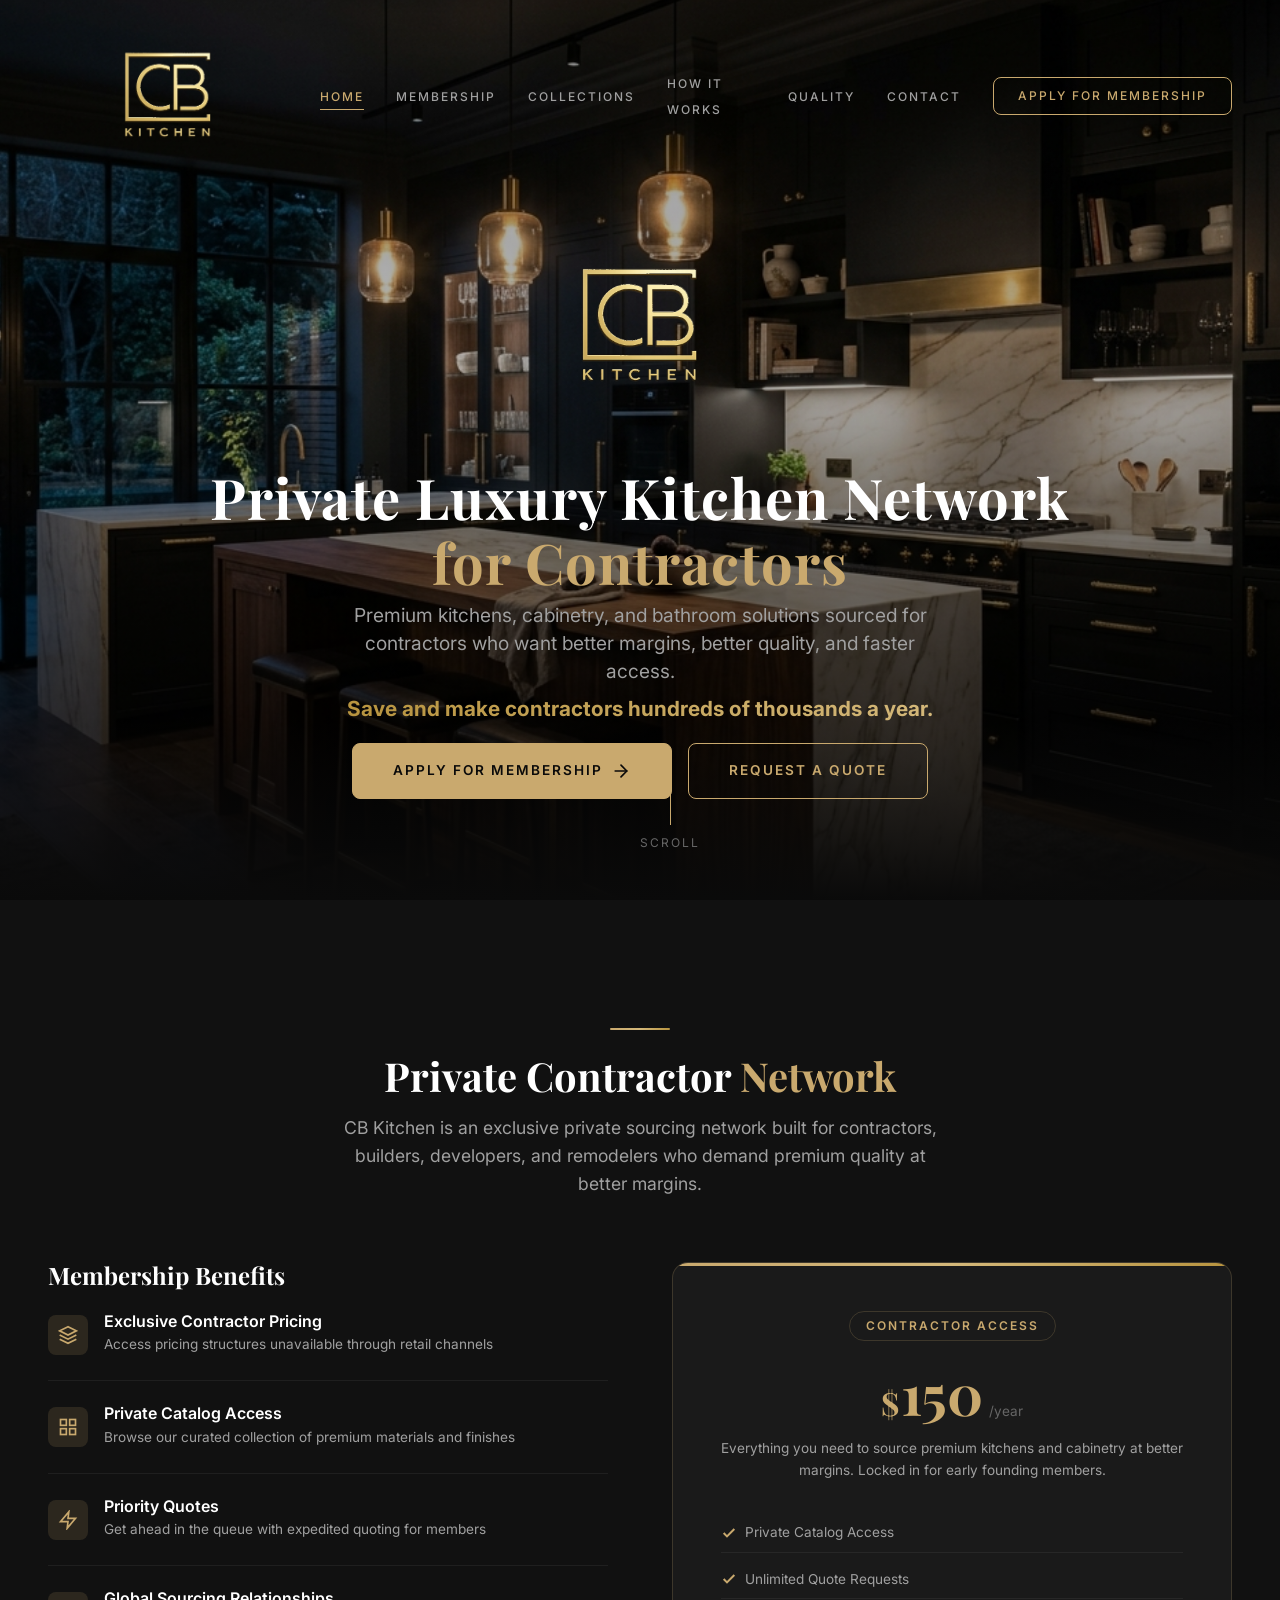
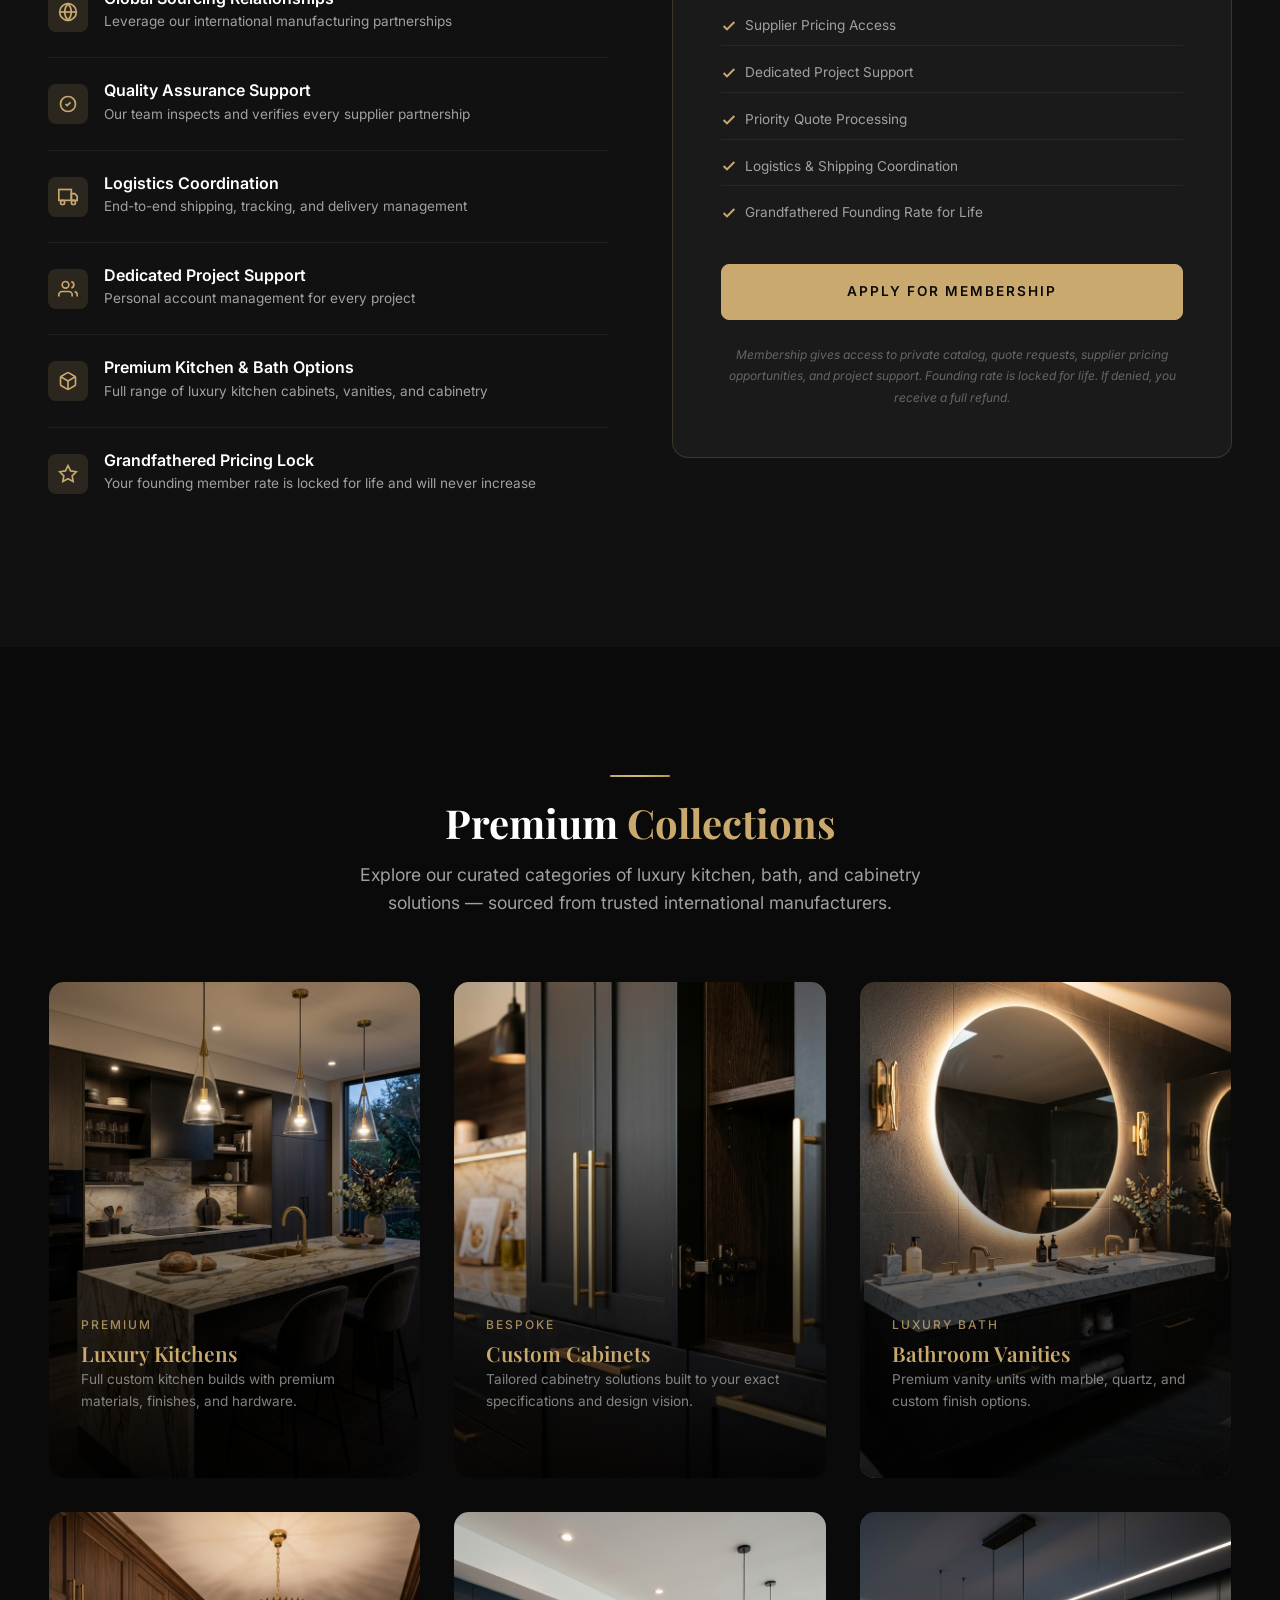
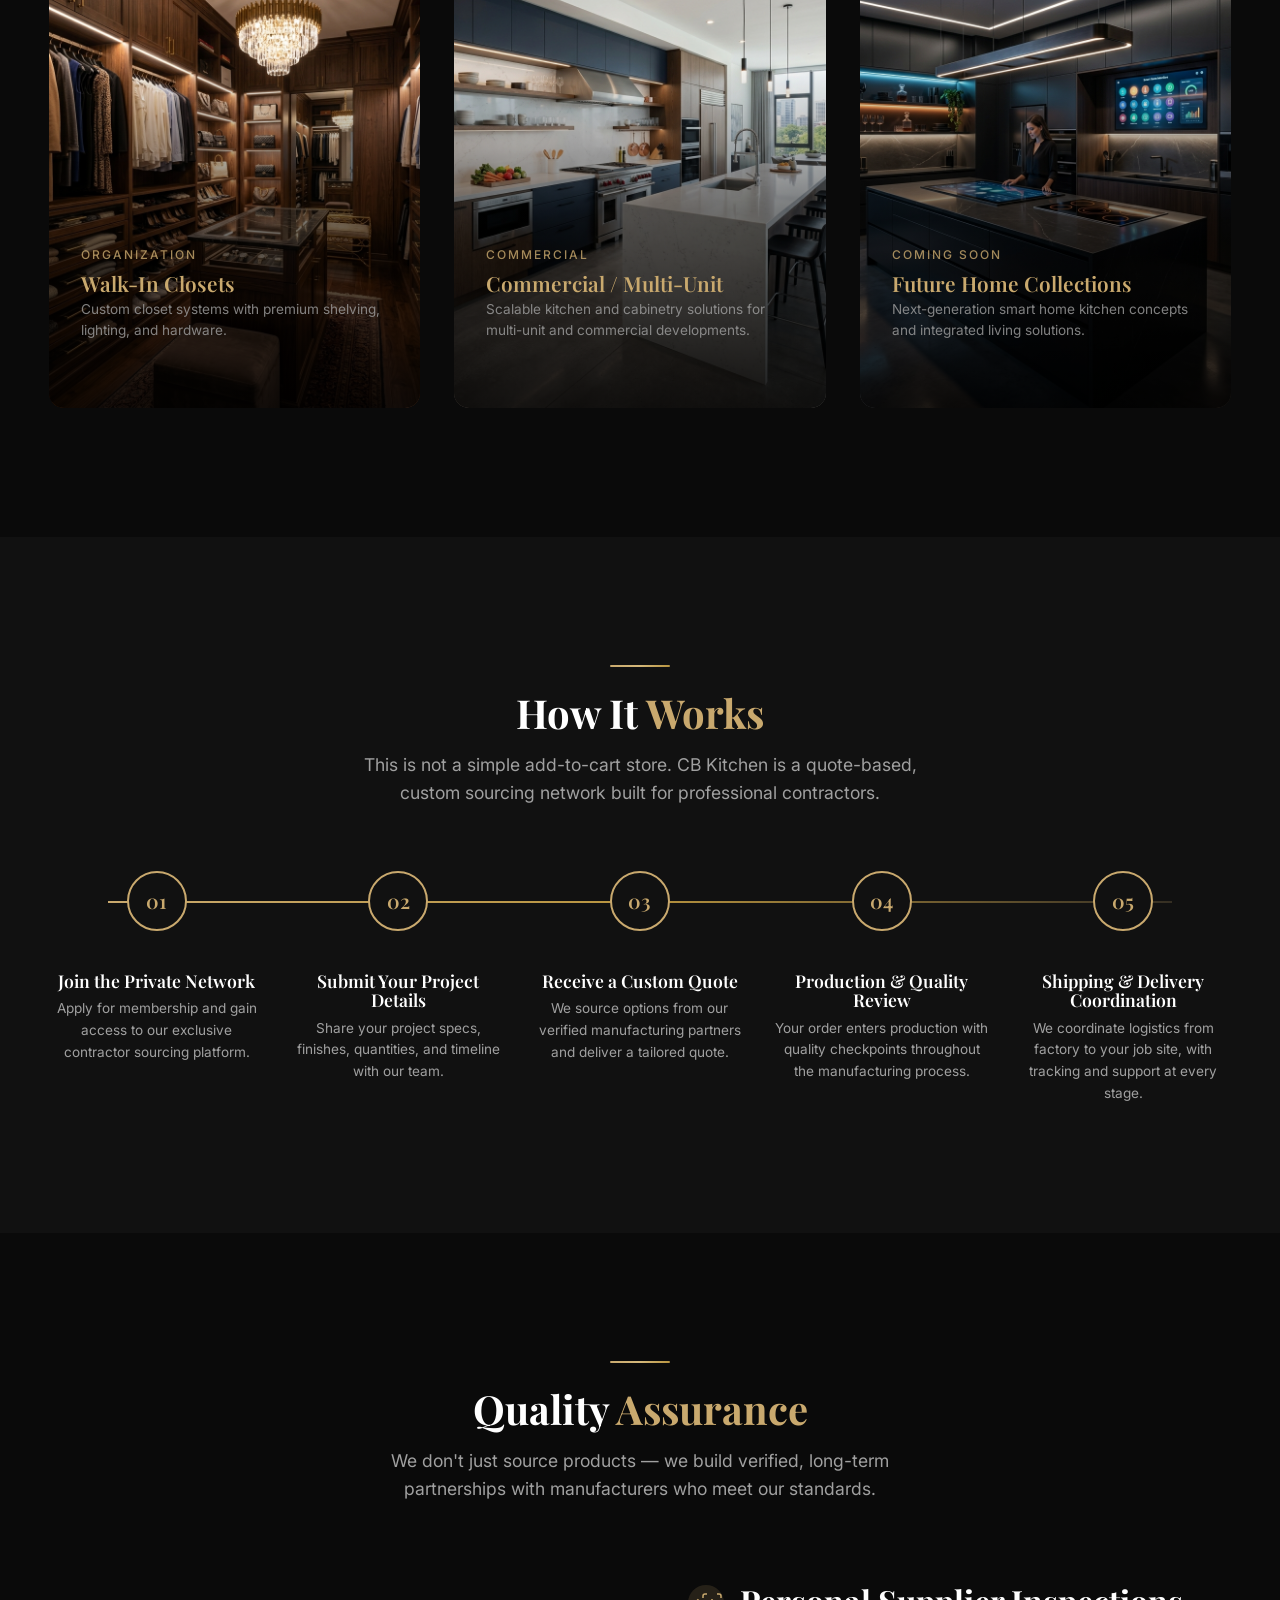
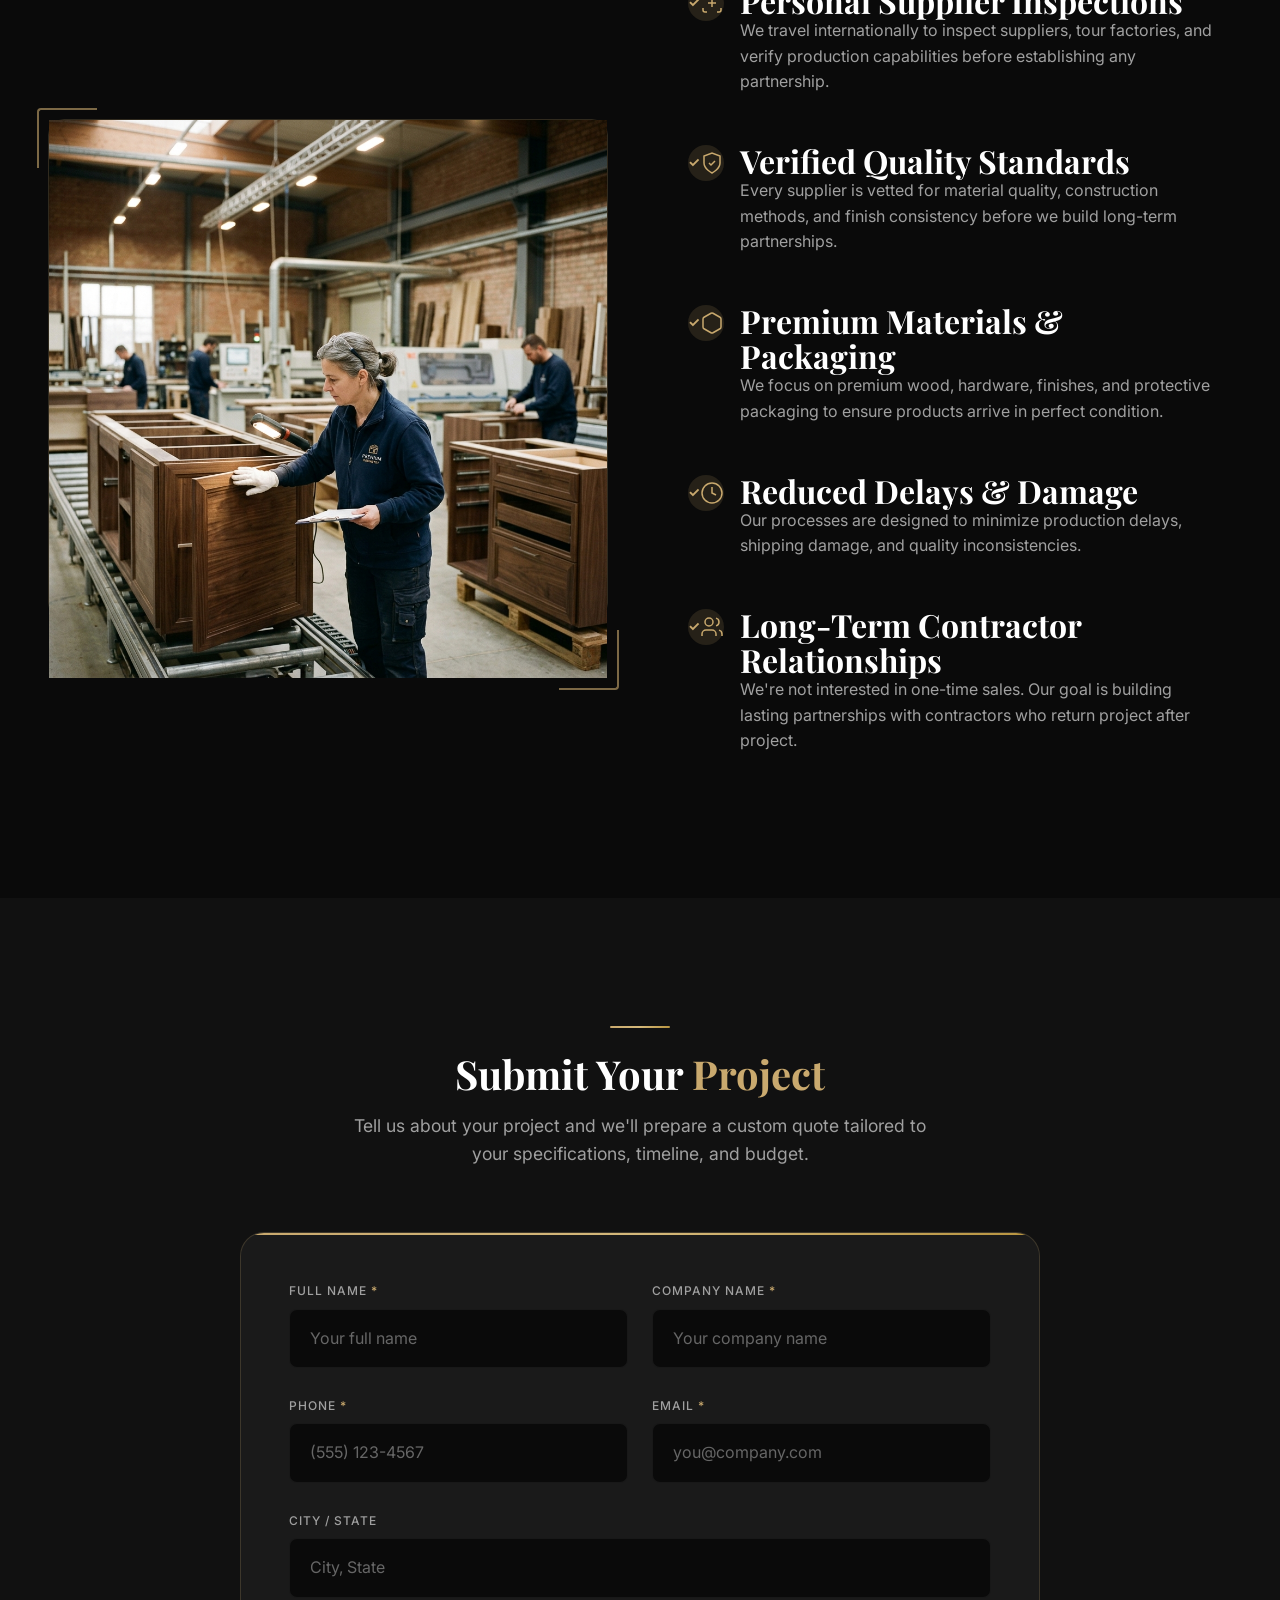
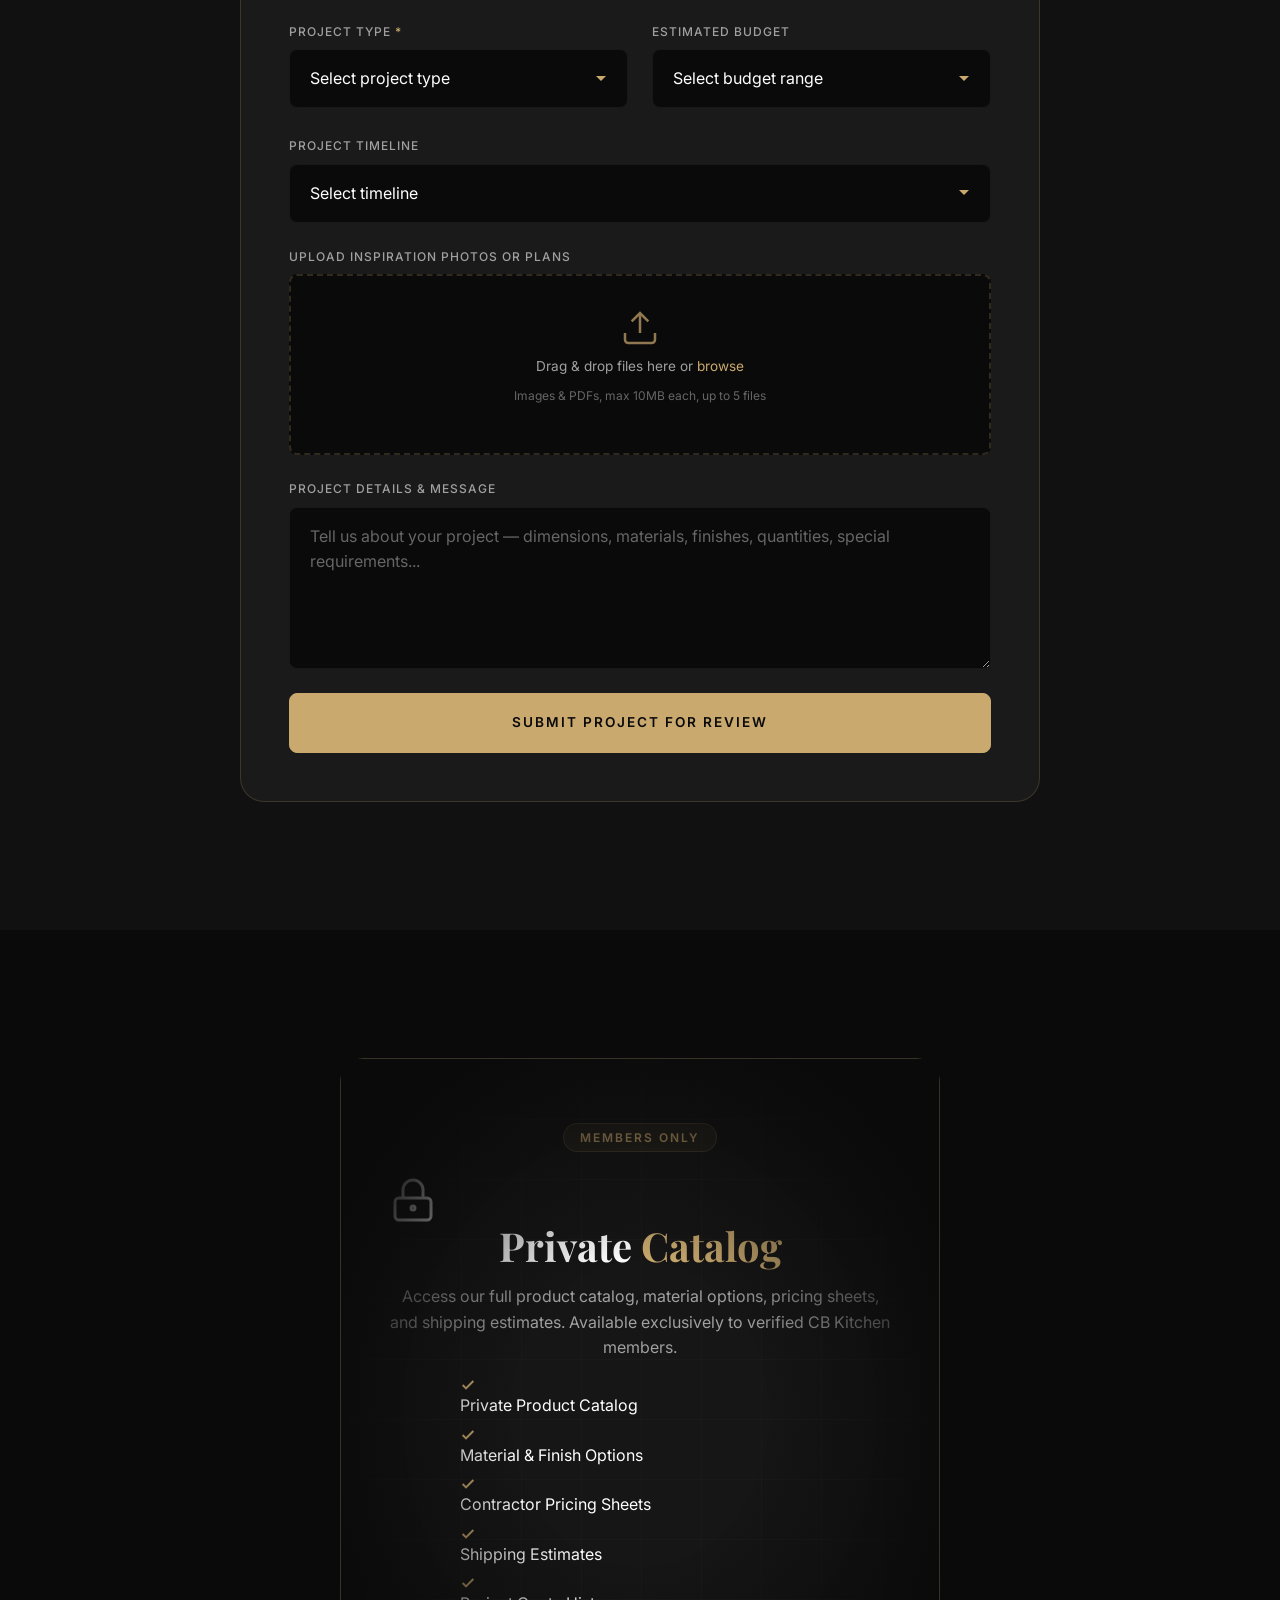
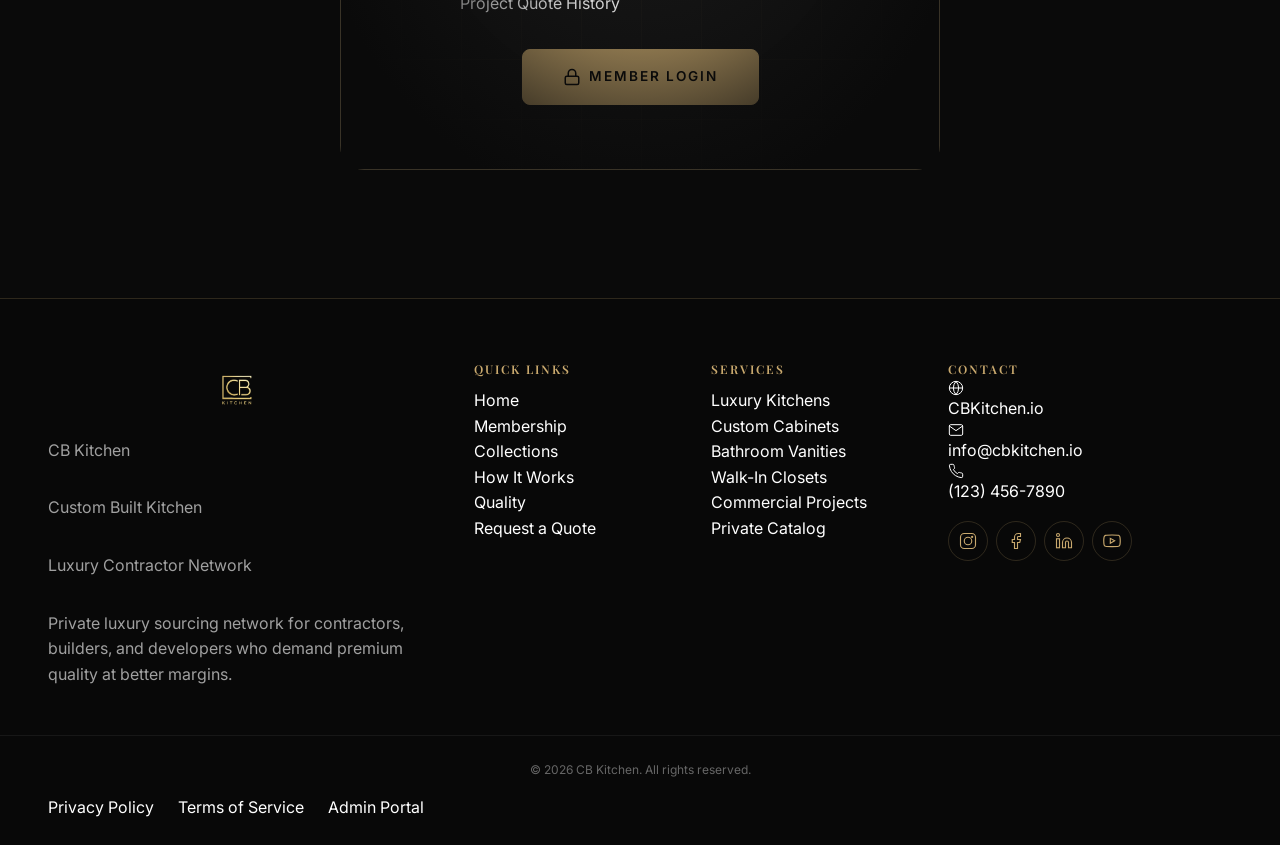
<file: index.html>
<!DOCTYPE html>
<html lang="en">
<head>
    <meta charset="UTF-8">
    <meta name="viewport" content="width=device-width, initial-scale=1.0">
    <meta name="description" content="CB Kitchen — Private luxury kitchen sourcing network for contractors, builders, and developers. Access premium cabinets, custom-built kitchens, bathroom vanities, and cabinetry at exclusive contractor pricing.">
    <meta name="keywords" content="luxury kitchen cabinets, contractor pricing, custom cabinets, bathroom vanities, kitchen sourcing, contractor network, premium cabinetry, CB Kitchen">
    <meta name="author" content="CB Kitchen">
    <meta name="robots" content="index, follow">

    <!-- Open Graph -->
    <meta property="og:title" content="CB Kitchen — Private Luxury Kitchen Network for Contractors">
    <meta property="og:description" content="Premium kitchens, cabinetry, and bathroom solutions sourced for contractors who want better margins, better quality, and faster access.">
    <meta property="og:type" content="website">
    <meta property="og:url" content="https://cbkitchen.io">
    <meta property="og:image" content="assets/images/hero-kitchen.png">

    <!-- Twitter Card -->
    <meta name="twitter:card" content="summary_large_image">
    <meta name="twitter:title" content="CB Kitchen — Private Luxury Kitchen Network for Contractors">
    <meta name="twitter:description" content="Premium kitchens, cabinetry, and bathroom solutions sourced for contractors who want better margins, better quality, and faster access.">

    <title>CB Kitchen — Private Luxury Kitchen Network for Contractors</title>

    <!-- Favicon placeholder -->
    <link rel="icon" type="image/x-icon" href="assets/images/logo.png">

    <!-- Stylesheets -->
    <link rel="stylesheet" href="css/index.css">

    <!-- Preconnect for performance -->
    <link rel="preconnect" href="https://fonts.googleapis.com">
    <link rel="preconnect" href="https://fonts.gstatic.com" crossorigin>
</head>
<body class="loading">

    <!-- ═══════════════════════════════════════════════════════════ -->
    <!-- HEADER / NAVIGATION                                        -->
    <!-- ═══════════════════════════════════════════════════════════ -->
    <header class="header" id="header">
        <div class="header__container container">
            <!-- Logo -->
            <a href="#" class="header__logo" aria-label="CB Kitchen Home">
                <img src="assets/images/logo.png" alt="CB Kitchen Logo" class="header__logo-img">
            </a>

            <!-- Desktop Navigation -->
            <nav class="header__nav" id="main-nav" aria-label="Main Navigation">
                <ul class="header__nav-list">
                    <li><a href="#hero" class="header__nav-link active">Home</a></li>
                    <li><a href="#membership" class="header__nav-link">Membership</a></li>
                    <li><a href="#collections" class="header__nav-link">Collections</a></li>
                    <li><a href="#how-it-works" class="header__nav-link">How It Works</a></li>
                    <li><a href="#quality" class="header__nav-link">Quality</a></li>
                    <li><a href="#quote" class="header__nav-link">Contact</a></li>
                </ul>
            </nav>

            <!-- CTA Button -->
            <a href="#membership" class="header__cta btn-outline" id="header-cta">Apply for Membership</a>

            <!-- Hamburger Menu -->
            <button class="hamburger" id="hamburger" aria-label="Toggle navigation menu" aria-expanded="false">
                <span class="hamburger__line"></span>
                <span class="hamburger__line"></span>
                <span class="hamburger__line"></span>
            </button>
        </div>

        <!-- Mobile Navigation Overlay -->
        <div class="mobile-nav" id="mobile-nav" aria-hidden="true">
            <nav class="mobile-nav__inner" aria-label="Mobile Navigation">
                <ul class="mobile-nav__list">
                    <li><a href="#hero" class="mobile-nav__link">Home</a></li>
                    <li><a href="#membership" class="mobile-nav__link">Membership</a></li>
                    <li><a href="#collections" class="mobile-nav__link">Collections</a></li>
                    <li><a href="#how-it-works" class="mobile-nav__link">How It Works</a></li>
                    <li><a href="#quality" class="mobile-nav__link">Quality</a></li>
                    <li><a href="#quote" class="mobile-nav__link">Contact</a></li>
                </ul>
                <a href="#membership" class="mobile-nav__cta btn-primary">Apply for Membership</a>
            </nav>
        </div>
    </header>


    <!-- ═══════════════════════════════════════════════════════════ -->
    <!-- HERO SECTION                                                -->
    <!-- ═══════════════════════════════════════════════════════════ -->
    <section class="hero" id="hero">
        <div class="hero__bg">
            <img src="assets/images/hero-kitchen.png" alt="Luxury modern kitchen interior" class="hero__bg-img lazy">
            <div class="hero__overlay"></div>
        </div>

        <div class="hero__content container">
            <img src="assets/images/logo.png" alt="CB Kitchen" class="hero__logo reveal" data-delay="0">

            <h1 class="hero__title reveal" data-delay="100">
                Private Luxury Kitchen Network<br>
                <span class="text-gold">for Contractors</span>
            </h1>

            <p class="hero__tagline reveal" data-delay="200">
                Premium kitchens, cabinetry, and bathroom solutions sourced for contractors who want better margins, better quality, and faster access.
            </p>

            <p class="hero__slogan reveal" data-delay="300">
                <span class="shimmer-text">Save and make contractors hundreds of thousands a year.</span>
            </p>

            <div class="hero__buttons reveal" data-delay="400">
                <a href="#membership" class="btn-primary" id="hero-apply-btn">
                    <span>Apply for Membership</span>
                    <svg width="20" height="20" viewBox="0 0 24 24" fill="none" stroke="currentColor" stroke-width="2" stroke-linecap="round" stroke-linejoin="round"><path d="M5 12h14"/><path d="m12 5 7 7-7 7"/></svg>
                </a>
                <a href="#quote" class="btn-secondary" id="hero-quote-btn">
                    <span>Request a Quote</span>
                </a>
            </div>
        </div>

        <!-- Scroll Indicator -->
        <div class="hero__scroll-indicator" aria-hidden="true">
            <div class="hero__scroll-line"></div>
            <span class="hero__scroll-text">Scroll</span>
        </div>
    </section>


    <!-- ═══════════════════════════════════════════════════════════ -->
    <!-- MEMBERSHIP SECTION                                          -->
    <!-- ═══════════════════════════════════════════════════════════ -->
    <section class="membership section-padding" id="membership">
        <div class="container">
            <!-- Section Header -->
            <div class="section-header reveal">
                <div class="section-header__accent"></div>
                <h2 class="section-header__title">Private Contractor <span class="text-gold">Network</span></h2>
                <p class="section-header__subtitle">CB Kitchen is an exclusive private sourcing network built for contractors, builders, developers, and remodelers who demand premium quality at better margins.</p>
            </div>

            <div class="membership__grid">
                <!-- Benefits List -->
                <div class="membership__benefits reveal" data-delay="100">
                    <h3 class="membership__benefits-title">Membership Benefits</h3>
                    <ul class="membership__benefits-list">
                        <li class="membership__benefit">
                            <div class="membership__benefit-icon">
                                <svg width="24" height="24" viewBox="0 0 24 24" fill="none" stroke="currentColor" stroke-width="2"><path d="M12 2L2 7l10 5 10-5-10-5z"/><path d="M2 17l10 5 10-5"/><path d="M2 12l10 5 10-5"/></svg>
                            </div>
                            <div>
                                <h4>Exclusive Contractor Pricing</h4>
                                <p>Access pricing structures unavailable through retail channels</p>
                            </div>
                        </li>
                        <li class="membership__benefit">
                            <div class="membership__benefit-icon">
                                <svg width="24" height="24" viewBox="0 0 24 24" fill="none" stroke="currentColor" stroke-width="2"><rect x="3" y="3" width="7" height="7"/><rect x="14" y="3" width="7" height="7"/><rect x="14" y="14" width="7" height="7"/><rect x="3" y="14" width="7" height="7"/></svg>
                            </div>
                            <div>
                                <h4>Private Catalog Access</h4>
                                <p>Browse our curated collection of premium materials and finishes</p>
                            </div>
                        </li>
                        <li class="membership__benefit">
                            <div class="membership__benefit-icon">
                                <svg width="24" height="24" viewBox="0 0 24 24" fill="none" stroke="currentColor" stroke-width="2"><path d="M13 2L3 14h9l-1 8 10-12h-9l1-8z"/></svg>
                            </div>
                            <div>
                                <h4>Priority Quotes</h4>
                                <p>Get ahead in the queue with expedited quoting for members</p>
                            </div>
                        </li>
                        <li class="membership__benefit">
                            <div class="membership__benefit-icon">
                                <svg width="24" height="24" viewBox="0 0 24 24" fill="none" stroke="currentColor" stroke-width="2"><circle cx="12" cy="12" r="10"/><path d="M2 12h20"/><path d="M12 2a15.3 15.3 0 0 1 4 10 15.3 15.3 0 0 1-4 10 15.3 15.3 0 0 1-4-10 15.3 15.3 0 0 1 4-10z"/></svg>
                            </div>
                            <div>
                                <h4>Global Sourcing Relationships</h4>
                                <p>Leverage our international manufacturing partnerships</p>
                            </div>
                        </li>
                        <li class="membership__benefit">
                            <div class="membership__benefit-icon">
                                <svg width="24" height="24" viewBox="0 0 24 24" fill="none" stroke="currentColor" stroke-width="2"><path d="M9 12l2 2 4-4"/><path d="M21 12a9 9 0 1 1-18 0 9 9 0 0 1 18 0z"/></svg>
                            </div>
                            <div>
                                <h4>Quality Assurance Support</h4>
                                <p>Our team inspects and verifies every supplier partnership</p>
                            </div>
                        </li>
                        <li class="membership__benefit">
                            <div class="membership__benefit-icon">
                                <svg width="24" height="24" viewBox="0 0 24 24" fill="none" stroke="currentColor" stroke-width="2"><rect x="1" y="3" width="15" height="13"/><polygon points="16 8 20 8 23 11 23 16 16 16 16 8"/><circle cx="5.5" cy="18.5" r="2.5"/><circle cx="18.5" cy="18.5" r="2.5"/></svg>
                            </div>
                            <div>
                                <h4>Logistics Coordination</h4>
                                <p>End-to-end shipping, tracking, and delivery management</p>
                            </div>
                        </li>
                        <li class="membership__benefit">
                            <div class="membership__benefit-icon">
                                <svg width="24" height="24" viewBox="0 0 24 24" fill="none" stroke="currentColor" stroke-width="2"><path d="M17 21v-2a4 4 0 0 0-4-4H5a4 4 0 0 0-4 4v2"/><circle cx="9" cy="7" r="4"/><path d="M23 21v-2a4 4 0 0 0-3-3.87"/><path d="M16 3.13a4 4 0 0 1 0 7.75"/></svg>
                            </div>
                            <div>
                                <h4>Dedicated Project Support</h4>
                                <p>Personal account management for every project</p>
                            </div>
                        </li>
                        <li class="membership__benefit">
                            <div class="membership__benefit-icon">
                                <svg width="24" height="24" viewBox="0 0 24 24" fill="none" stroke="currentColor" stroke-width="2"><path d="M21 16V8a2 2 0 0 0-1-1.73l-7-4a2 2 0 0 0-2 0l-7 4A2 2 0 0 0 3 8v8a2 2 0 0 0 1 1.73l7 4a2 2 0 0 0 2 0l7-4A2 2 0 0 0 21 16z"/><polyline points="3.27 6.96 12 12.01 20.73 6.96"/><line x1="12" y1="22.08" x2="12" y2="12"/></svg>
                            </div>
                            <div>
                                <h4>Premium Kitchen & Bath Options</h4>
                                <p>Full range of luxury kitchen cabinets, vanities, and cabinetry</p>
                            </div>
                        </li>
                        <li class="membership__benefit">
                            <div class="membership__benefit-icon">
                                <svg width="24" height="24" viewBox="0 0 24 24" fill="none" stroke="currentColor" stroke-width="2"><polygon points="12 2 15.09 8.26 22 9.27 17 14.14 18.18 21.02 12 17.77 5.82 21.02 7 14.14 2 9.27 8.91 8.26 12 2"/></svg>
                            </div>
                            <div>
                                <h4>Grandfathered Pricing Lock</h4>
                                <p>Your founding member rate is locked for life and will never increase</p>
                            </div>
                        </li>
                    </ul>
                </div>

                <!-- Pricing Card -->
                <div class="membership__pricing reveal" data-delay="200">
                    <div class="membership__pricing-card">
                        <div class="membership__pricing-badge">Contractor Access</div>
                        <div class="membership__pricing-amount">
                            <span class="membership__pricing-currency">$</span>
                            <span class="membership__pricing-number">150</span>
                            <span class="membership__pricing-period">/year</span>
                        </div>
                        <p class="membership__pricing-desc">Everything you need to source premium kitchens and cabinetry at better margins. Locked in for early founding members.</p>
                        <ul class="membership__pricing-features">
                            <li>
                                <svg width="16" height="16" viewBox="0 0 24 24" fill="none" stroke="var(--gold)" stroke-width="3"><polyline points="20 6 9 17 4 12"/></svg>
                                Private Catalog Access
                            </li>
                            <li>
                                <svg width="16" height="16" viewBox="0 0 24 24" fill="none" stroke="var(--gold)" stroke-width="3"><polyline points="20 6 9 17 4 12"/></svg>
                                Unlimited Quote Requests
                            </li>
                            <li>
                                <svg width="16" height="16" viewBox="0 0 24 24" fill="none" stroke="var(--gold)" stroke-width="3"><polyline points="20 6 9 17 4 12"/></svg>
                                Supplier Pricing Access
                            </li>
                            <li>
                                <svg width="16" height="16" viewBox="0 0 24 24" fill="none" stroke="var(--gold)" stroke-width="3"><polyline points="20 6 9 17 4 12"/></svg>
                                Dedicated Project Support
                            </li>
                            <li>
                                <svg width="16" height="16" viewBox="0 0 24 24" fill="none" stroke="var(--gold)" stroke-width="3"><polyline points="20 6 9 17 4 12"/></svg>
                                Priority Quote Processing
                            </li>
                            <li>
                                <svg width="16" height="16" viewBox="0 0 24 24" fill="none" stroke="var(--gold)" stroke-width="3"><polyline points="20 6 9 17 4 12"/></svg>
                                Logistics & Shipping Coordination
                            </li>
                            <li>
                                <svg width="16" height="16" viewBox="0 0 24 24" fill="none" stroke="var(--gold)" stroke-width="3"><polyline points="20 6 9 17 4 12"/></svg>
                                Grandfathered Founding Rate for Life
                            </li>
                        </ul>
                        <a href="membership-checkout.html" class="btn-primary membership__pricing-btn" id="membership-apply-btn">Apply for Membership</a>
                        <p class="membership__pricing-note">Membership gives access to private catalog, quote requests, supplier pricing opportunities, and project support. Founding rate is locked for life. If denied, you receive a full refund.</p>
                    </div>
                </div>
            </div>
        </div>
    </section>


    <!-- ═══════════════════════════════════════════════════════════ -->
    <!-- COLLECTIONS SECTION                                         -->
    <!-- ═══════════════════════════════════════════════════════════ -->
    <section class="collections section-padding" id="collections">
        <div class="container">
            <!-- Section Header -->
            <div class="section-header reveal">
                <div class="section-header__accent"></div>
                <h2 class="section-header__title">Premium <span class="text-gold">Collections</span></h2>
                <p class="section-header__subtitle">Explore our curated categories of luxury kitchen, bath, and cabinetry solutions — sourced from trusted international manufacturers.</p>
            </div>

            <div class="collections__grid">
                <!-- Luxury Kitchens -->
                <div class="collection-card reveal" data-delay="0">
                    <div class="collection-card__image">
                        <img src="assets/images/collection-luxury-kitchens.png" alt="Luxury Kitchens" class="lazy">
                    </div>
                    <div class="collection-card__overlay"></div>
                    <div class="collection-card__content">
                        <span class="collection-card__tag">Premium</span>
                        <h3 class="collection-card__title">Luxury Kitchens</h3>
                        <p class="collection-card__desc">Full custom kitchen builds with premium materials, finishes, and hardware.</p>
                        <span class="collection-card__link">
                            Explore Collection
                            <svg width="16" height="16" viewBox="0 0 24 24" fill="none" stroke="currentColor" stroke-width="2"><path d="M5 12h14"/><path d="m12 5 7 7-7 7"/></svg>
                        </span>
                    </div>
                </div>

                <!-- Custom Cabinets -->
                <div class="collection-card reveal" data-delay="100">
                    <div class="collection-card__image">
                        <img src="assets/images/collection-custom-cabinets.png" alt="Custom Cabinets" class="lazy">
                    </div>
                    <div class="collection-card__overlay"></div>
                    <div class="collection-card__content">
                        <span class="collection-card__tag">Bespoke</span>
                        <h3 class="collection-card__title">Custom Cabinets</h3>
                        <p class="collection-card__desc">Tailored cabinetry solutions built to your exact specifications and design vision.</p>
                        <span class="collection-card__link">
                            Explore Collection
                            <svg width="16" height="16" viewBox="0 0 24 24" fill="none" stroke="currentColor" stroke-width="2"><path d="M5 12h14"/><path d="m12 5 7 7-7 7"/></svg>
                        </span>
                    </div>
                </div>

                <!-- Bathroom Vanities -->
                <div class="collection-card reveal" data-delay="200">
                    <div class="collection-card__image">
                        <img src="assets/images/collection-bathroom-vanities.png" alt="Bathroom Vanities" class="lazy">
                    </div>
                    <div class="collection-card__overlay"></div>
                    <div class="collection-card__content">
                        <span class="collection-card__tag">Luxury Bath</span>
                        <h3 class="collection-card__title">Bathroom Vanities</h3>
                        <p class="collection-card__desc">Premium vanity units with marble, quartz, and custom finish options.</p>
                        <span class="collection-card__link">
                            Explore Collection
                            <svg width="16" height="16" viewBox="0 0 24 24" fill="none" stroke="currentColor" stroke-width="2"><path d="M5 12h14"/><path d="m12 5 7 7-7 7"/></svg>
                        </span>
                    </div>
                </div>

                <!-- Walk-In Closets -->
                <div class="collection-card reveal" data-delay="300">
                    <div class="collection-card__image">
                        <img src="assets/images/collection-walkin-closets.png" alt="Walk-In Closets" class="lazy">
                    </div>
                    <div class="collection-card__overlay"></div>
                    <div class="collection-card__content">
                        <span class="collection-card__tag">Organization</span>
                        <h3 class="collection-card__title">Walk-In Closets</h3>
                        <p class="collection-card__desc">Custom closet systems with premium shelving, lighting, and hardware.</p>
                        <span class="collection-card__link">
                            Explore Collection
                            <svg width="16" height="16" viewBox="0 0 24 24" fill="none" stroke="currentColor" stroke-width="2"><path d="M5 12h14"/><path d="m12 5 7 7-7 7"/></svg>
                        </span>
                    </div>
                </div>

                <!-- Commercial / Multi-Unit -->
                <div class="collection-card reveal" data-delay="400">
                    <div class="collection-card__image">
                        <img src="assets/images/collection-commercial.png" alt="Commercial and Multi-Unit Projects" class="lazy">
                    </div>
                    <div class="collection-card__overlay"></div>
                    <div class="collection-card__content">
                        <span class="collection-card__tag">Commercial</span>
                        <h3 class="collection-card__title">Commercial / Multi-Unit</h3>
                        <p class="collection-card__desc">Scalable kitchen and cabinetry solutions for multi-unit and commercial developments.</p>
                        <span class="collection-card__link">
                            Explore Collection
                            <svg width="16" height="16" viewBox="0 0 24 24" fill="none" stroke="currentColor" stroke-width="2"><path d="M5 12h14"/><path d="m12 5 7 7-7 7"/></svg>
                        </span>
                    </div>
                </div>

                <!-- Future Home Collections -->
                <div class="collection-card reveal" data-delay="500">
                    <div class="collection-card__image">
                        <img src="assets/images/collection-future-home.png" alt="Future Home Collections" class="lazy">
                    </div>
                    <div class="collection-card__overlay"></div>
                    <div class="collection-card__content">
                        <span class="collection-card__tag">Coming Soon</span>
                        <h3 class="collection-card__title">Future Home Collections</h3>
                        <p class="collection-card__desc">Next-generation smart home kitchen concepts and integrated living solutions.</p>
                        <span class="collection-card__link">
                            Coming Soon
                            <svg width="16" height="16" viewBox="0 0 24 24" fill="none" stroke="currentColor" stroke-width="2"><path d="M5 12h14"/><path d="m12 5 7 7-7 7"/></svg>
                        </span>
                    </div>
                </div>
            </div>
        </div>
    </section>


    <!-- ═══════════════════════════════════════════════════════════ -->
    <!-- HOW IT WORKS SECTION                                        -->
    <!-- ═══════════════════════════════════════════════════════════ -->
    <section class="how-it-works section-padding" id="how-it-works">
        <div class="container">
            <!-- Section Header -->
            <div class="section-header reveal">
                <div class="section-header__accent"></div>
                <h2 class="section-header__title">How It <span class="text-gold">Works</span></h2>
                <p class="section-header__subtitle">This is not a simple add-to-cart store. CB Kitchen is a quote-based, custom sourcing network built for professional contractors.</p>
            </div>

            <div class="steps">
                <div class="steps__line" aria-hidden="true"></div>

                <div class="step reveal" data-delay="0">
                    <div class="step__number">01</div>
                    <div class="step__content">
                        <h3 class="step__title">Join the Private Network</h3>
                        <p class="step__desc">Apply for membership and gain access to our exclusive contractor sourcing platform.</p>
                    </div>
                </div>

                <div class="step reveal" data-delay="150">
                    <div class="step__number">02</div>
                    <div class="step__content">
                        <h3 class="step__title">Submit Your Project Details</h3>
                        <p class="step__desc">Share your project specs, finishes, quantities, and timeline with our team.</p>
                    </div>
                </div>

                <div class="step reveal" data-delay="300">
                    <div class="step__number">03</div>
                    <div class="step__content">
                        <h3 class="step__title">Receive a Custom Quote</h3>
                        <p class="step__desc">We source options from our verified manufacturing partners and deliver a tailored quote.</p>
                    </div>
                </div>

                <div class="step reveal" data-delay="450">
                    <div class="step__number">04</div>
                    <div class="step__content">
                        <h3 class="step__title">Production & Quality Review</h3>
                        <p class="step__desc">Your order enters production with quality checkpoints throughout the manufacturing process.</p>
                    </div>
                </div>

                <div class="step reveal" data-delay="600">
                    <div class="step__number">05</div>
                    <div class="step__content">
                        <h3 class="step__title">Shipping & Delivery Coordination</h3>
                        <p class="step__desc">We coordinate logistics from factory to your job site, with tracking and support at every stage.</p>
                    </div>
                </div>
            </div>
        </div>
    </section>


    <!-- ═══════════════════════════════════════════════════════════ -->
    <!-- QUALITY ASSURANCE SECTION                                   -->
    <!-- ═══════════════════════════════════════════════════════════ -->
    <section class="quality section-padding" id="quality">
        <div class="container">
            <!-- Section Header -->
            <div class="section-header reveal">
                <div class="section-header__accent"></div>
                <h2 class="section-header__title">Quality <span class="text-gold">Assurance</span></h2>
                <p class="section-header__subtitle">We don't just source products — we build verified, long-term partnerships with manufacturers who meet our standards.</p>
            </div>

            <div class="quality__grid">
                <!-- Image Side -->
                <div class="quality__image reveal" data-delay="100">
                    <div class="quality__image-wrapper">
                        <img src="assets/images/quality-inspection.png" alt="Quality inspection of premium kitchen cabinets" class="lazy">
                        <div class="quality__image-accent"></div>
                    </div>
                </div>

                <!-- Content Side -->
                <div class="quality__content reveal" data-delay="200">
                    <div class="quality__point">
                        <div class="quality__point-icon">
                            <svg width="28" height="28" viewBox="0 0 24 24" fill="none" stroke="currentColor" stroke-width="1.5"><path d="M3 7V5a2 2 0 0 1 2-2h2"/><path d="M17 3h2a2 2 0 0 1 2 2v2"/><path d="M21 17v2a2 2 0 0 1-2 2h-2"/><path d="M7 21H5a2 2 0 0 1-2-2v-2"/><path d="M8 12h8"/><path d="M12 8v8"/></svg>
                        </div>
                        <div>
                            <h3>Personal Supplier Inspections</h3>
                            <p>We travel internationally to inspect suppliers, tour factories, and verify production capabilities before establishing any partnership.</p>
                        </div>
                    </div>

                    <div class="quality__point">
                        <div class="quality__point-icon">
                            <svg width="28" height="28" viewBox="0 0 24 24" fill="none" stroke="currentColor" stroke-width="1.5"><path d="M12 22s8-4 8-10V5l-8-3-8 3v7c0 6 8 10 8 10z"/><path d="m9 12 2 2 4-4"/></svg>
                        </div>
                        <div>
                            <h3>Verified Quality Standards</h3>
                            <p>Every supplier is vetted for material quality, construction methods, and finish consistency before we build long-term partnerships.</p>
                        </div>
                    </div>

                    <div class="quality__point">
                        <div class="quality__point-icon">
                            <svg width="28" height="28" viewBox="0 0 24 24" fill="none" stroke="currentColor" stroke-width="1.5"><path d="M21 16V8a2 2 0 0 0-1-1.73l-7-4a2 2 0 0 0-2 0l-7 4A2 2 0 0 0 3 8v8a2 2 0 0 0 1 1.73l7 4a2 2 0 0 0 2 0l7-4A2 2 0 0 0 21 16z"/></svg>
                        </div>
                        <div>
                            <h3>Premium Materials & Packaging</h3>
                            <p>We focus on premium wood, hardware, finishes, and protective packaging to ensure products arrive in perfect condition.</p>
                        </div>
                    </div>

                    <div class="quality__point">
                        <div class="quality__point-icon">
                            <svg width="28" height="28" viewBox="0 0 24 24" fill="none" stroke="currentColor" stroke-width="1.5"><circle cx="12" cy="12" r="10"/><polyline points="12 6 12 12 16 14"/></svg>
                        </div>
                        <div>
                            <h3>Reduced Delays & Damage</h3>
                            <p>Our processes are designed to minimize production delays, shipping damage, and quality inconsistencies.</p>
                        </div>
                    </div>

                    <div class="quality__point">
                        <div class="quality__point-icon">
                            <svg width="28" height="28" viewBox="0 0 24 24" fill="none" stroke="currentColor" stroke-width="1.5"><path d="M16 21v-2a4 4 0 0 0-4-4H6a4 4 0 0 0-4 4v2"/><circle cx="9" cy="7" r="4"/><path d="M22 21v-2a4 4 0 0 0-3-3.87"/><path d="M16 3.13a4 4 0 0 1 0 7.75"/></svg>
                        </div>
                        <div>
                            <h3>Long-Term Contractor Relationships</h3>
                            <p>We're not interested in one-time sales. Our goal is building lasting partnerships with contractors who return project after project.</p>
                        </div>
                    </div>
                </div>
            </div>
        </div>
    </section>


    <!-- ═══════════════════════════════════════════════════════════ -->
    <!-- CONTRACTOR QUOTE FORM SECTION                               -->
    <!-- ═══════════════════════════════════════════════════════════ -->
    <section class="quote-section section-padding" id="quote">
        <div class="container">
            <!-- Section Header -->
            <div class="section-header reveal">
                <div class="section-header__accent"></div>
                <h2 class="section-header__title">Submit Your <span class="text-gold">Project</span></h2>
                <p class="section-header__subtitle">Tell us about your project and we'll prepare a custom quote tailored to your specifications, timeline, and budget.</p>
            </div>

            <div class="quote-form__wrapper reveal" data-delay="100">
                <form class="quote-form" id="quote-form" novalidate>
                    <div class="quote-form__grid">
                        <!-- Name -->
                        <div class="form-group" id="form-group-name">
                            <label for="quote-name" class="form-label">Full Name <span class="required">*</span></label>
                            <input type="text" id="quote-name" name="name" class="form-input" placeholder="Your full name" required>
                            <span class="form-error" id="error-name"></span>
                        </div>

                        <!-- Company -->
                        <div class="form-group" id="form-group-company">
                            <label for="quote-company" class="form-label">Company Name <span class="required">*</span></label>
                            <input type="text" id="quote-company" name="company" class="form-input" placeholder="Your company name" required>
                            <span class="form-error" id="error-company"></span>
                        </div>

                        <!-- Phone -->
                        <div class="form-group" id="form-group-phone">
                            <label for="quote-phone" class="form-label">Phone <span class="required">*</span></label>
                            <input type="tel" id="quote-phone" name="phone" class="form-input" placeholder="(555) 123-4567" required>
                            <span class="form-error" id="error-phone"></span>
                        </div>

                        <!-- Email -->
                        <div class="form-group" id="form-group-email">
                            <label for="quote-email" class="form-label">Email <span class="required">*</span></label>
                            <input type="email" id="quote-email" name="email" class="form-input" placeholder="you@company.com" required>
                            <span class="form-error" id="error-email"></span>
                        </div>

                        <!-- City / State -->
                        <div class="form-group form-group--full" id="form-group-location">
                            <label for="quote-location" class="form-label">City / State</label>
                            <input type="text" id="quote-location" name="location" class="form-input" placeholder="City, State">
                        </div>

                        <!-- Project Type -->
                        <div class="form-group" id="form-group-project-type">
                            <label for="quote-project-type" class="form-label">Project Type <span class="required">*</span></label>
                            <select id="quote-project-type" name="projectType" class="form-input form-select" required>
                                <option value="" disabled selected>Select project type</option>
                                <option value="kitchen">Kitchen</option>
                                <option value="bathroom">Bathroom</option>
                                <option value="cabinets">Cabinets</option>
                                <option value="multi-unit">Multi-Unit</option>
                                <option value="commercial">Commercial</option>
                                <option value="closets">Walk-In Closets</option>
                                <option value="other">Other</option>
                            </select>
                            <span class="form-error" id="error-project-type"></span>
                        </div>

                        <!-- Estimated Budget -->
                        <div class="form-group" id="form-group-budget">
                            <label for="quote-budget" class="form-label">Estimated Budget</label>
                            <select id="quote-budget" name="budget" class="form-input form-select">
                                <option value="" disabled selected>Select budget range</option>
                                <option value="under-25k">Under $25,000</option>
                                <option value="25k-50k">$25,000 – $50,000</option>
                                <option value="50k-100k">$50,000 – $100,000</option>
                                <option value="100k-250k">$100,000 – $250,000</option>
                                <option value="250k-500k">$250,000 – $500,000</option>
                                <option value="500k-plus">$500,000+</option>
                            </select>
                        </div>

                        <!-- Timeline -->
                        <div class="form-group form-group--full" id="form-group-timeline">
                            <label for="quote-timeline" class="form-label">Project Timeline</label>
                            <select id="quote-timeline" name="timeline" class="form-input form-select">
                                <option value="" disabled selected>Select timeline</option>
                                <option value="asap">ASAP</option>
                                <option value="1-3-months">1 – 3 Months</option>
                                <option value="3-6-months">3 – 6 Months</option>
                                <option value="6-12-months">6 – 12 Months</option>
                                <option value="planning">Still in Planning</option>
                            </select>
                        </div>

                        <!-- File Upload -->
                        <div class="form-group form-group--full" id="form-group-files">
                            <label class="form-label">Upload Inspiration Photos or Plans</label>
                            <div class="file-upload" id="file-upload-area">
                                <input type="file" id="quote-files" name="files" class="file-upload__input" multiple accept="image/*,.pdf">
                                <div class="file-upload__content">
                                    <svg width="40" height="40" viewBox="0 0 24 24" fill="none" stroke="currentColor" stroke-width="1.5" class="file-upload__icon">
                                        <path d="M21 15v4a2 2 0 0 1-2 2H5a2 2 0 0 1-2-2v-4"/>
                                        <polyline points="17 8 12 3 7 8"/>
                                        <line x1="12" y1="3" x2="12" y2="15"/>
                                    </svg>
                                    <p class="file-upload__text">Drag & drop files here or <span class="text-gold">browse</span></p>
                                    <p class="file-upload__hint">Images & PDFs, max 10MB each, up to 5 files</p>
                                </div>
                                <div class="file-upload__list" id="file-list"></div>
                            </div>
                        </div>

                        <!-- Message -->
                        <div class="form-group form-group--full" id="form-group-message">
                            <label for="quote-message" class="form-label">Project Details & Message</label>
                            <textarea id="quote-message" name="message" class="form-input form-textarea" rows="5" placeholder="Tell us about your project — dimensions, materials, finishes, quantities, special requirements..."></textarea>
                        </div>
                    </div>

                    <!-- Submit -->
                    <button type="submit" class="btn-primary quote-form__submit" id="quote-submit-btn">
                        <span class="btn-text">Submit Project for Review</span>
                        <span class="btn-loading" aria-hidden="true">
                            <svg width="20" height="20" viewBox="0 0 24 24" class="spinner"><circle cx="12" cy="12" r="10" fill="none" stroke="currentColor" stroke-width="3" stroke-dasharray="31.4" stroke-linecap="round"/></svg>
                            Processing...
                        </span>
                    </button>
                </form>

                <!-- Success Message (hidden by default) -->
                <div class="quote-form__success" id="form-success" hidden>
                    <div class="quote-form__success-icon">
                        <svg width="60" height="60" viewBox="0 0 24 24" fill="none" stroke="currentColor" stroke-width="1.5"><circle cx="12" cy="12" r="10"/><path d="m9 12 2 2 4-4"/></svg>
                    </div>
                    <h3>Project Submitted Successfully</h3>
                    <p>Thank you for your submission. Our team will review your project details and respond with a custom quote within 24–48 business hours.</p>
                    <a href="#" class="btn-secondary" id="form-reset-btn">Submit Another Project</a>
                </div>
            </div>
        </div>
    </section>


    <!-- ═══════════════════════════════════════════════════════════ -->
    <!-- PRIVATE CATALOG / MEMBER LOGIN SECTION                      -->
    <!-- ═══════════════════════════════════════════════════════════ -->
    <section class="catalog section-padding" id="catalog">
        <div class="container">
            <div class="catalog__card reveal">
                <!-- Decorative Grid Background -->
                <div class="catalog__pattern" aria-hidden="true"></div>

                <div class="catalog__badge">Members Only</div>

                <div class="catalog__lock-icon" aria-hidden="true">
                    <svg width="48" height="48" viewBox="0 0 24 24" fill="none" stroke="currentColor" stroke-width="1.5">
                        <rect x="3" y="11" width="18" height="11" rx="2" ry="2"/>
                        <path d="M7 11V7a5 5 0 0 1 10 0v4"/>
                        <circle cx="12" cy="16" r="1"/>
                    </svg>
                </div>

                <h2 class="catalog__title">Private <span class="text-gold">Catalog</span></h2>
                <p class="catalog__desc">Access our full product catalog, material options, pricing sheets, and shipping estimates. Available exclusively to verified CB Kitchen members.</p>

                <ul class="catalog__features">
                    <li>
                        <svg width="16" height="16" viewBox="0 0 24 24" fill="none" stroke="var(--gold)" stroke-width="3"><polyline points="20 6 9 17 4 12"/></svg>
                        Private Product Catalog
                    </li>
                    <li>
                        <svg width="16" height="16" viewBox="0 0 24 24" fill="none" stroke="var(--gold)" stroke-width="3"><polyline points="20 6 9 17 4 12"/></svg>
                        Material & Finish Options
                    </li>
                    <li>
                        <svg width="16" height="16" viewBox="0 0 24 24" fill="none" stroke="var(--gold)" stroke-width="3"><polyline points="20 6 9 17 4 12"/></svg>
                        Contractor Pricing Sheets
                    </li>
                    <li>
                        <svg width="16" height="16" viewBox="0 0 24 24" fill="none" stroke="var(--gold)" stroke-width="3"><polyline points="20 6 9 17 4 12"/></svg>
                        Shipping Estimates
                    </li>
                    <li>
                        <svg width="16" height="16" viewBox="0 0 24 24" fill="none" stroke="var(--gold)" stroke-width="3"><polyline points="20 6 9 17 4 12"/></svg>
                        Project Quote History
                    </li>
                </ul>

                <a href="members/index.html" class="btn-primary catalog__btn" id="catalog-login-btn">
                    <svg width="18" height="18" viewBox="0 0 24 24" fill="none" stroke="currentColor" stroke-width="2"><rect x="3" y="11" width="18" height="11" rx="2"/><path d="M7 11V7a5 5 0 0 1 10 0v4"/></svg>
                    <span>Member Login</span>
                </a>
            </div>
        </div>
    </section>


    <!-- ═══════════════════════════════════════════════════════════ -->
    <!-- FOOTER                                                      -->
    <!-- ═══════════════════════════════════════════════════════════ -->
    <footer class="footer" id="footer">
        <div class="footer__top-line" aria-hidden="true"></div>

        <div class="container">
            <div class="footer__grid">
                <!-- Brand Column -->
                <div class="footer__brand">
                    <img src="assets/images/logo.png" alt="CB Kitchen" class="footer__logo">
                    <p class="footer__brand-name">CB Kitchen</p>
                    <p class="footer__brand-full">Custom Built Kitchen</p>
                    <p class="footer__brand-tagline">Luxury Contractor Network</p>
                    <p class="footer__brand-desc">Private luxury sourcing network for contractors, builders, and developers who demand premium quality at better margins.</p>
                </div>

                <!-- Quick Links -->
                <div class="footer__links">
                    <h4 class="footer__heading">Quick Links</h4>
                    <ul>
                        <li><a href="#hero">Home</a></li>
                        <li><a href="#membership">Membership</a></li>
                        <li><a href="#collections">Collections</a></li>
                        <li><a href="#how-it-works">How It Works</a></li>
                        <li><a href="#quality">Quality</a></li>
                        <li><a href="#quote">Request a Quote</a></li>
                    </ul>
                </div>

                <!-- Services -->
                <div class="footer__links">
                    <h4 class="footer__heading">Services</h4>
                    <ul>
                        <li><a href="#collections">Luxury Kitchens</a></li>
                        <li><a href="#collections">Custom Cabinets</a></li>
                        <li><a href="#collections">Bathroom Vanities</a></li>
                        <li><a href="#collections">Walk-In Closets</a></li>
                        <li><a href="#collections">Commercial Projects</a></li>
                        <li><a href="#catalog">Private Catalog</a></li>
                    </ul>
                </div>

                <!-- Contact -->
                <div class="footer__contact">
                    <h4 class="footer__heading">Contact</h4>
                    <ul>
                        <li>
                            <svg width="16" height="16" viewBox="0 0 24 24" fill="none" stroke="currentColor" stroke-width="1.5"><circle cx="12" cy="12" r="10"/><path d="M2 12h20"/><path d="M12 2a15.3 15.3 0 0 1 4 10 15.3 15.3 0 0 1-4 10 15.3 15.3 0 0 1-4-10 15.3 15.3 0 0 1 4-10z"/></svg>
                            <a href="https://cbkitchen.io" target="_blank">CBKitchen.io</a>
                        </li>
                        <li>
                            <svg width="16" height="16" viewBox="0 0 24 24" fill="none" stroke="currentColor" stroke-width="1.5"><path d="M4 4h16c1.1 0 2 .9 2 2v12c0 1.1-.9 2-2 2H4c-1.1 0-2-.9-2-2V6c0-1.1.9-2 2-2z"/><polyline points="22,6 12,13 2,6"/></svg>
                            <a href="mailto:info@cbkitchen.io">info@cbkitchen.io</a>
                        </li>
                        <li>
                            <svg width="16" height="16" viewBox="0 0 24 24" fill="none" stroke="currentColor" stroke-width="1.5"><path d="M22 16.92v3a2 2 0 0 1-2.18 2 19.79 19.79 0 0 1-8.63-3.07 19.5 19.5 0 0 1-6-6 19.79 19.79 0 0 1-3.07-8.67A2 2 0 0 1 4.11 2h3a2 2 0 0 1 2 1.72 12.84 12.84 0 0 0 .7 2.81 2 2 0 0 1-.45 2.11L8.09 9.91a16 16 0 0 0 6 6l1.27-1.27a2 2 0 0 1 2.11-.45 12.84 12.84 0 0 0 2.81.7A2 2 0 0 1 22 16.92z"/></svg>
                            <a href="tel:+1234567890">(123) 456-7890</a>
                        </li>
                    </ul>

                    <!-- Social Icons -->
                    <div class="footer__social">
                        <a href="#" class="footer__social-link" aria-label="Instagram">
                            <svg width="18" height="18" viewBox="0 0 24 24" fill="none" stroke="currentColor" stroke-width="1.5"><rect x="2" y="2" width="20" height="20" rx="5"/><circle cx="12" cy="12" r="5"/><circle cx="17.5" cy="6.5" r="1.5" fill="currentColor" stroke="none"/></svg>
                        </a>
                        <a href="#" class="footer__social-link" aria-label="Facebook">
                            <svg width="18" height="18" viewBox="0 0 24 24" fill="none" stroke="currentColor" stroke-width="1.5"><path d="M18 2h-3a5 5 0 0 0-5 5v3H7v4h3v8h4v-8h3l1-4h-4V7a1 1 0 0 1 1-1h3z"/></svg>
                        </a>
                        <a href="#" class="footer__social-link" aria-label="LinkedIn">
                            <svg width="18" height="18" viewBox="0 0 24 24" fill="none" stroke="currentColor" stroke-width="1.5"><path d="M16 8a6 6 0 0 1 6 6v7h-4v-7a2 2 0 0 0-2-2 2 2 0 0 0-2 2v7h-4v-7a6 6 0 0 1 6-6z"/><rect x="2" y="9" width="4" height="12"/><circle cx="4" cy="4" r="2"/></svg>
                        </a>
                        <a href="#" class="footer__social-link" aria-label="YouTube">
                            <svg width="18" height="18" viewBox="0 0 24 24" fill="none" stroke="currentColor" stroke-width="1.5"><path d="M22.54 6.42a2.78 2.78 0 0 0-1.94-2C18.88 4 12 4 12 4s-6.88 0-8.6.46a2.78 2.78 0 0 0-1.94 2A29 29 0 0 0 1 11.75a29 29 0 0 0 .46 5.33A2.78 2.78 0 0 0 3.4 19.1c1.72.46 8.6.46 8.6.46s6.88 0 8.6-.46a2.78 2.78 0 0 0 1.94-2 29 29 0 0 0 .46-5.25 29 29 0 0 0-.46-5.43z"/><polygon points="9.75 15.02 15.5 11.75 9.75 8.48 9.75 15.02"/></svg>
                        </a>
                    </div>
                </div>
            </div>
        </div>

        <!-- Bottom Bar -->
        <div class="footer__bottom">
            <div class="container">
                <div class="footer__bottom-inner">
                    <p class="footer__copyright">© <span id="footer-year">2026</span> CB Kitchen. All rights reserved.</p>
                    <div class="footer__bottom-links">
                        <a href="#">Privacy Policy</a>
                        <a href="#">Terms of Service</a>
                        <a href="admin/index.html">Admin Portal</a>
                    </div>
                </div>
            </div>
        </div>
    </footer>


    <!-- Scripts -->
    <script src="js/animations.js"></script>
    <script src="js/navigation.js"></script>
    <script src="js/form.js"></script>
    <script src="js/main.js"></script>

</body>
</html>
</file>
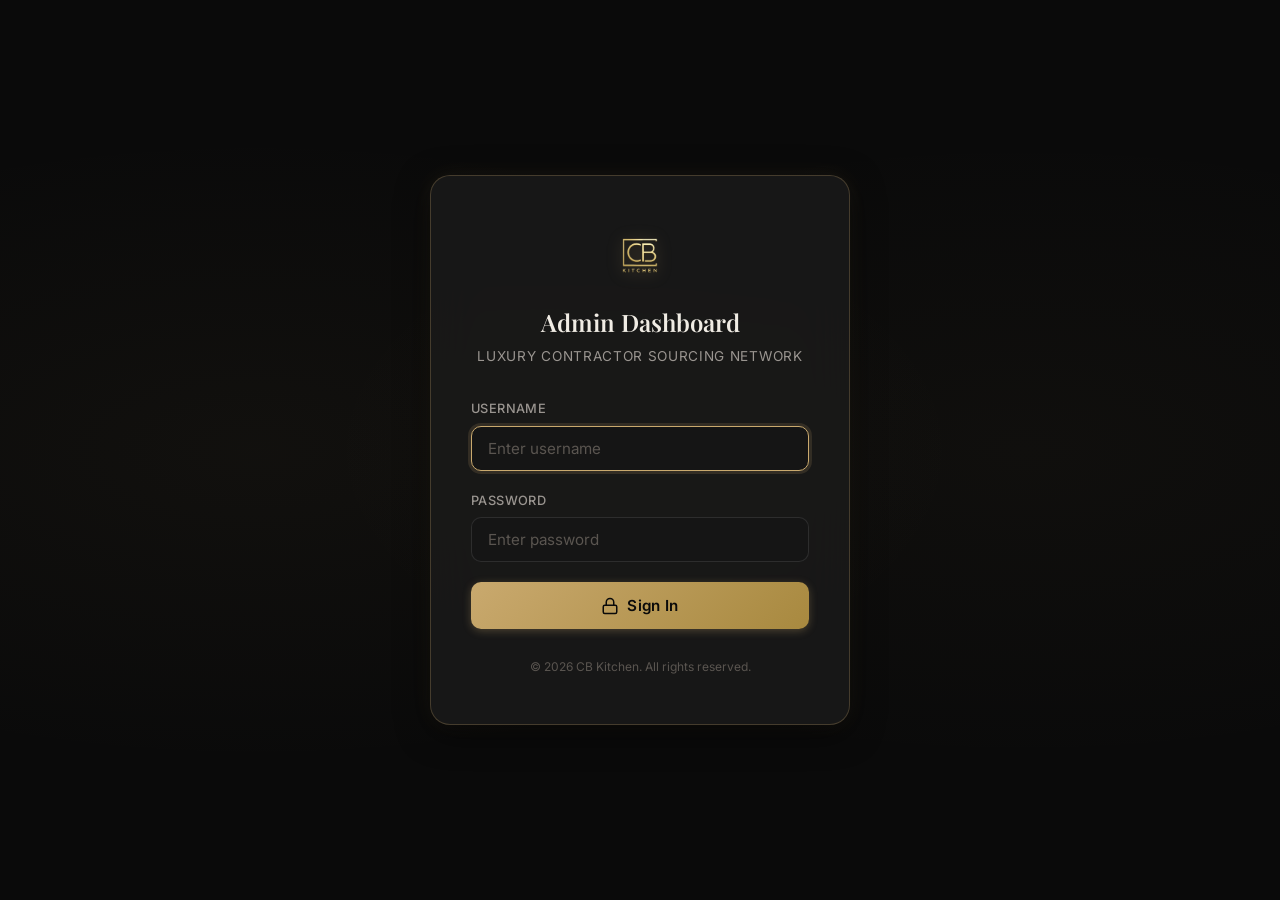
<file: admin/index.html>
<!DOCTYPE html>
<html lang="en">
<head>
  <meta charset="UTF-8">
  <meta name="viewport" content="width=device-width, initial-scale=1.0">
  <meta name="robots" content="noindex, nofollow">
  <title>CB Kitchen — Admin Dashboard</title>
  <link rel="preconnect" href="https://fonts.googleapis.com">
  <link rel="preconnect" href="https://fonts.gstatic.com" crossorigin>
  <link href="https://fonts.googleapis.com/css2?family=Inter:wght@300;400;500;600;700&family=Playfair+Display:wght@400;500;600;700&display=swap" rel="stylesheet">
  <link rel="stylesheet" href="css/admin.css">
</head>
<body>

  <!-- ═══════════════════════════════════════════════════ -->
  <!-- LOGIN SCREEN                                        -->
  <!-- ═══════════════════════════════════════════════════ -->
  <div id="loginScreen" class="login-screen">
    <div class="login-card">
      <div class="login-logo">
        <img src="../assets/images/logo.png" alt="CB Kitchen" onerror="this.style.display='none'; document.getElementById('logoFallback').style.display='block';">
        <div id="logoFallback" class="logo-fallback" style="display:none;">
          <span class="logo-text-gold">CB</span> <span class="logo-text-white">Kitchen</span>
        </div>
      </div>
      <h1 class="login-title">Admin Dashboard</h1>
      <p class="login-subtitle">Luxury Contractor Sourcing Network</p>
      <form id="loginForm" autocomplete="off">
        <div class="form-group">
          <label for="loginUsername">Username</label>
          <input type="text" id="loginUsername" placeholder="Enter username" required>
        </div>
        <div class="form-group">
          <label for="loginPassword">Password</label>
          <input type="password" id="loginPassword" placeholder="Enter password" required>
        </div>
        <div id="loginError" class="login-error" style="display:none;">
          <svg width="16" height="16" viewBox="0 0 24 24" fill="none" stroke="currentColor" stroke-width="2"><circle cx="12" cy="12" r="10"/><line x1="15" y1="9" x2="9" y2="15"/><line x1="9" y1="9" x2="15" y2="15"/></svg>
          <span>Invalid credentials. Please try again.</span>
        </div>
        <button type="submit" class="btn btn-gold btn-full">
          <svg width="18" height="18" viewBox="0 0 24 24" fill="none" stroke="currentColor" stroke-width="2"><rect x="3" y="11" width="18" height="11" rx="2" ry="2"/><path d="M7 11V7a5 5 0 0 1 10 0v4"/></svg>
          Sign In
        </button>
      </form>
      <p class="login-footer">&copy; 2026 CB Kitchen. All rights reserved.</p>
    </div>
  </div>

  <!-- ═══════════════════════════════════════════════════ -->
  <!-- ADMIN DASHBOARD                                     -->
  <!-- ═══════════════════════════════════════════════════ -->
  <div id="adminDashboard" class="admin-dashboard" style="display:none;">

    <!-- Mobile Header -->
    <header class="mobile-header">
      <button id="hamburgerBtn" class="hamburger-btn" aria-label="Toggle menu">
        <span></span><span></span><span></span>
      </button>
      <div class="mobile-brand">
        <span class="logo-text-gold">CB</span> Kitchen <span class="admin-badge">Admin</span>
      </div>
    </header>

    <!-- Sidebar Overlay (mobile) -->
    <div id="sidebarOverlay" class="sidebar-overlay"></div>

    <!-- Sidebar -->
    <aside id="sidebar" class="sidebar">
      <div class="sidebar-header">
        <div class="sidebar-logo">
          <img src="../assets/images/logo.png" alt="CB Kitchen" onerror="this.style.display='none'; this.nextElementSibling.style.display='block';">
          <div class="logo-fallback" style="display:none;">
            <span class="logo-text-gold">CB</span> <span class="logo-text-white">Kitchen</span>
          </div>
        </div>
        <span class="admin-badge">Admin Panel</span>
      </div>

      <nav class="sidebar-nav">
        <a href="#" class="nav-item active" data-page="dashboard">
          <svg width="20" height="20" viewBox="0 0 24 24" fill="none" stroke="currentColor" stroke-width="2"><rect x="3" y="3" width="7" height="7" rx="1"/><rect x="14" y="3" width="7" height="7" rx="1"/><rect x="3" y="14" width="7" height="7" rx="1"/><rect x="14" y="14" width="7" height="7" rx="1"/></svg>
          <span>Dashboard</span>
        </a>
        <a href="#" class="nav-item" data-page="applications">
          <svg width="20" height="20" viewBox="0 0 24 24" fill="none" stroke="currentColor" stroke-width="2"><path d="M14 2H6a2 2 0 0 0-2 2v16a2 2 0 0 0 2 2h12a2 2 0 0 0 2-2V8z"/><polyline points="14 2 14 8 20 8"/><line x1="16" y1="13" x2="8" y2="13"/><line x1="16" y1="17" x2="8" y2="17"/><polyline points="10 9 9 9 8 9"/></svg>
          <span>Applications</span>
        </a>
        <a href="#" class="nav-item" data-page="members">
          <svg width="20" height="20" viewBox="0 0 24 24" fill="none" stroke="currentColor" stroke-width="2"><path d="M17 21v-2a4 4 0 0 0-4-4H5a4 4 0 0 0-4 4v2"/><circle cx="9" cy="7" r="4"/><path d="M23 21v-2a4 4 0 0 0-3-3.87"/><path d="M16 3.13a4 4 0 0 1 0 7.75"/></svg>
          <span>Members</span>
        </a>
        <a href="#" class="nav-item" data-page="quotes">
          <svg width="20" height="20" viewBox="0 0 24 24" fill="none" stroke="currentColor" stroke-width="2"><path d="M21 15a2 2 0 0 1-2 2H7l-4 4V5a2 2 0 0 1 2-2h14a2 2 0 0 1 2 2z"/></svg>
          <span>Quotes</span>
        </a>
        <a href="#" class="nav-item" data-page="catalog">
          <svg width="20" height="20" viewBox="0 0 24 24" fill="none" stroke="currentColor" stroke-width="2"><rect x="2" y="3" width="20" height="14" rx="2" ry="2"/><line x1="8" y1="21" x2="16" y2="21"/><line x1="12" y1="17" x2="12" y2="21"/></svg>
          <span>Catalog</span>
          <span class="nav-badge">Soon</span>
        </a>
        <a href="#" class="nav-item" data-page="pricing">
          <svg width="20" height="20" viewBox="0 0 24 24" fill="none" stroke="currentColor" stroke-width="2"><line x1="12" y1="1" x2="12" y2="23"/><path d="M17 5H9.5a3.5 3.5 0 0 0 0 7h5a3.5 3.5 0 0 1 0 7H6"/></svg>
          <span>Pricing</span>
          <span class="nav-badge">Soon</span>
        </a>
      </nav>

      <div class="sidebar-footer">
        <button id="logoutBtn" class="nav-item logout-btn">
          <svg width="20" height="20" viewBox="0 0 24 24" fill="none" stroke="currentColor" stroke-width="2"><path d="M9 21H5a2 2 0 0 1-2-2V5a2 2 0 0 1 2-2h4"/><polyline points="16 17 21 12 16 7"/><line x1="21" y1="12" x2="9" y2="12"/></svg>
          <span>Logout</span>
        </button>
      </div>
    </aside>

    <!-- Main Content -->
    <main class="main-content">

      <!-- ─── DASHBOARD OVERVIEW ─── -->
      <section id="page-dashboard" class="page active">
        <div class="page-header">
          <div>
            <h1 class="page-title">Dashboard Overview</h1>
            <p class="page-subtitle">Welcome back, Admin</p>
          </div>
        </div>

        <div class="stats-grid">
          <div class="stat-card">
            <div class="stat-icon blue">
              <svg width="24" height="24" viewBox="0 0 24 24" fill="none" stroke="currentColor" stroke-width="2"><path d="M14 2H6a2 2 0 0 0-2 2v16a2 2 0 0 0 2 2h12a2 2 0 0 0 2-2V8z"/><polyline points="14 2 14 8 20 8"/></svg>
            </div>
            <div class="stat-info">
              <span class="stat-number" id="statApplications">0</span>
              <span class="stat-label">Total Applications</span>
            </div>
          </div>
          <div class="stat-card">
            <div class="stat-icon green">
              <svg width="24" height="24" viewBox="0 0 24 24" fill="none" stroke="currentColor" stroke-width="2"><path d="M17 21v-2a4 4 0 0 0-4-4H5a4 4 0 0 0-4 4v2"/><circle cx="9" cy="7" r="4"/><path d="M23 21v-2a4 4 0 0 0-3-3.87"/><path d="M16 3.13a4 4 0 0 1 0 7.75"/></svg>
            </div>
            <div class="stat-info">
              <span class="stat-number" id="statMembers">0</span>
              <span class="stat-label">Active Members</span>
            </div>
          </div>
          <div class="stat-card">
            <div class="stat-icon gold">
              <svg width="24" height="24" viewBox="0 0 24 24" fill="none" stroke="currentColor" stroke-width="2"><circle cx="12" cy="12" r="10"/><polyline points="12 6 12 12 16 14"/></svg>
            </div>
            <div class="stat-info">
              <span class="stat-number" id="statPending">0</span>
              <span class="stat-label">Pending Reviews</span>
            </div>
          </div>
          <div class="stat-card">
            <div class="stat-icon purple">
              <svg width="24" height="24" viewBox="0 0 24 24" fill="none" stroke="currentColor" stroke-width="2"><path d="M21 15a2 2 0 0 1-2 2H7l-4 4V5a2 2 0 0 1 2-2h14a2 2 0 0 1 2 2z"/></svg>
            </div>
            <div class="stat-info">
              <span class="stat-number" id="statQuotes">0</span>
              <span class="stat-label">Quote Requests</span>
            </div>
          </div>
        </div>

        <div class="dashboard-grid">
          <div class="card">
            <div class="card-header">
              <h2 class="card-title">Recent Applications</h2>
              <a href="#" class="card-link" data-goto="applications">View All →</a>
            </div>
            <div class="table-wrap">
              <table class="data-table">
                <thead>
                  <tr>
                    <th>Date</th>
                    <th>Name</th>
                    <th>Company</th>
                    <th>Business Type</th>
                    <th>Status</th>
                  </tr>
                </thead>
                <tbody id="recentApplicationsTable"></tbody>
              </table>
            </div>
          </div>
          <div class="card">
            <div class="card-header">
              <h2 class="card-title">Recent Quotes</h2>
              <a href="#" class="card-link" data-goto="quotes">View All →</a>
            </div>
            <div class="table-wrap">
              <table class="data-table">
                <thead>
                  <tr>
                    <th>Date</th>
                    <th>Name</th>
                    <th>Project Type</th>
                    <th>Budget</th>
                    <th>Status</th>
                  </tr>
                </thead>
                <tbody id="recentQuotesTable"></tbody>
              </table>
            </div>
          </div>
        </div>
      </section>

      <!-- ─── APPLICATIONS PAGE ─── -->
      <section id="page-applications" class="page">
        <div class="page-header">
          <div>
            <h1 class="page-title">Membership Applications</h1>
            <p class="page-subtitle">Manage contractor applications</p>
          </div>
          <button class="btn btn-gold" id="exportApplicationsBtn">
            <svg width="16" height="16" viewBox="0 0 24 24" fill="none" stroke="currentColor" stroke-width="2"><path d="M21 15v4a2 2 0 0 1-2 2H5a2 2 0 0 1-2-2v-4"/><polyline points="7 10 12 15 17 10"/><line x1="12" y1="15" x2="12" y2="3"/></svg>
            Export CSV
          </button>
        </div>

        <div class="filters-bar">
          <div class="search-box">
            <svg width="18" height="18" viewBox="0 0 24 24" fill="none" stroke="currentColor" stroke-width="2"><circle cx="11" cy="11" r="8"/><line x1="21" y1="21" x2="16.65" y2="16.65"/></svg>
            <input type="text" id="appSearch" placeholder="Search by name, company, or email...">
          </div>
          <div class="filter-group">
            <label>Status:</label>
            <select id="appStatusFilter">
              <option value="all">All</option>
              <option value="Pending">Pending</option>
              <option value="Approved">Approved</option>
              <option value="Denied">Denied</option>
            </select>
          </div>
        </div>

        <div class="card">
          <div class="table-wrap">
            <table class="data-table">
              <thead>
                <tr>
                  <th>Date</th>
                  <th>Name</th>
                  <th>Company</th>
                  <th>Email</th>
                  <th class="hide-mobile">Phone</th>
                  <th class="hide-tablet">Business Type</th>
                  <th class="hide-tablet">Experience</th>
                  <th class="hide-tablet">Monthly Investment</th>
                  <th>Status</th>
                  <th>Actions</th>
                </tr>
              </thead>
              <tbody id="applicationsTable"></tbody>
            </table>
          </div>
          <div id="appEmptyState" class="empty-state" style="display:none;">
            <svg width="48" height="48" viewBox="0 0 24 24" fill="none" stroke="currentColor" stroke-width="1"><path d="M14 2H6a2 2 0 0 0-2 2v16a2 2 0 0 0 2 2h12a2 2 0 0 0 2-2V8z"/><polyline points="14 2 14 8 20 8"/></svg>
            <p>No applications found</p>
          </div>
        </div>
      </section>

      <!-- ─── MEMBERS PAGE ─── -->
      <section id="page-members" class="page">
        <div class="page-header">
          <div>
            <h1 class="page-title">Members</h1>
            <p class="page-subtitle">Active contractor memberships</p>
          </div>
          <button class="btn btn-gold" id="exportMembersBtn">
            <svg width="16" height="16" viewBox="0 0 24 24" fill="none" stroke="currentColor" stroke-width="2"><path d="M21 15v4a2 2 0 0 1-2 2H5a2 2 0 0 1-2-2v-4"/><polyline points="7 10 12 15 17 10"/><line x1="12" y1="15" x2="12" y2="3"/></svg>
            Export CSV
          </button>
        </div>

        <div class="filters-bar">
          <div class="search-box">
            <svg width="18" height="18" viewBox="0 0 24 24" fill="none" stroke="currentColor" stroke-width="2"><circle cx="11" cy="11" r="8"/><line x1="21" y1="21" x2="16.65" y2="16.65"/></svg>
            <input type="text" id="memberSearch" placeholder="Search by name, company, or email...">
          </div>
        </div>

        <div class="card">
          <div class="table-wrap">
            <table class="data-table">
              <thead>
                <tr>
                  <th>Member Since</th>
                  <th>Name</th>
                  <th>Company</th>
                  <th>Email</th>
                  <th class="hide-mobile">Phone</th>
                  <th>Status</th>
                  <th>Actions</th>
                </tr>
              </thead>
              <tbody id="membersTable"></tbody>
            </table>
          </div>
          <div id="memberEmptyState" class="empty-state" style="display:none;">
            <svg width="48" height="48" viewBox="0 0 24 24" fill="none" stroke="currentColor" stroke-width="1"><path d="M17 21v-2a4 4 0 0 0-4-4H5a4 4 0 0 0-4 4v2"/><circle cx="9" cy="7" r="4"/></svg>
            <p>No members found</p>
          </div>
        </div>
      </section>

      <!-- ─── QUOTES PAGE ─── -->
      <section id="page-quotes" class="page">
        <div class="page-header">
          <div>
            <h1 class="page-title">Quote Requests</h1>
            <p class="page-subtitle">Submitted project quotes</p>
          </div>
          <button class="btn btn-gold" id="exportQuotesBtn">
            <svg width="16" height="16" viewBox="0 0 24 24" fill="none" stroke="currentColor" stroke-width="2"><path d="M21 15v4a2 2 0 0 1-2 2H5a2 2 0 0 1-2-2v-4"/><polyline points="7 10 12 15 17 10"/><line x1="12" y1="15" x2="12" y2="3"/></svg>
            Export CSV
          </button>
        </div>

        <div class="filters-bar">
          <div class="search-box">
            <svg width="18" height="18" viewBox="0 0 24 24" fill="none" stroke="currentColor" stroke-width="2"><circle cx="11" cy="11" r="8"/><line x1="21" y1="21" x2="16.65" y2="16.65"/></svg>
            <input type="text" id="quoteSearch" placeholder="Search by name, company, or email...">
          </div>
          <div class="filter-group">
            <label>Project Type:</label>
            <select id="quoteTypeFilter">
              <option value="all">All Types</option>
              <option value="Kitchen Remodel">Kitchen Remodel</option>
              <option value="Bathroom Remodel">Bathroom Remodel</option>
              <option value="Cabinet Installation">Cabinet Installation</option>
              <option value="Full Home Renovation">Full Home Renovation</option>
              <option value="Commercial Build-Out">Commercial Build-Out</option>
            </select>
          </div>
        </div>

        <div class="card">
          <div class="table-wrap">
            <table class="data-table">
              <thead>
                <tr>
                  <th>Date</th>
                  <th>Name</th>
                  <th>Company</th>
                  <th>Email</th>
                  <th class="hide-mobile">Phone</th>
                  <th>Project Type</th>
                  <th class="hide-tablet">Budget</th>
                  <th class="hide-tablet">Timeline</th>
                  <th>Status</th>
                  <th>Actions</th>
                </tr>
              </thead>
              <tbody id="quotesTable"></tbody>
            </table>
          </div>
          <div id="quoteEmptyState" class="empty-state" style="display:none;">
            <svg width="48" height="48" viewBox="0 0 24 24" fill="none" stroke="currentColor" stroke-width="1"><path d="M21 15a2 2 0 0 1-2 2H7l-4 4V5a2 2 0 0 1 2-2h14a2 2 0 0 1 2 2z"/></svg>
            <p>No quotes found</p>
          </div>
        </div>
      </section>

      <!-- ─── CATALOG PLACEHOLDER ─── -->
      <section id="page-catalog" class="page">
        <div class="page-header">
          <div>
            <h1 class="page-title">Catalog Management</h1>
            <p class="page-subtitle">Product catalogs &amp; collections</p>
          </div>
        </div>
        <div class="coming-soon-page">
          <div class="coming-soon-icon">
            <svg width="64" height="64" viewBox="0 0 24 24" fill="none" stroke="currentColor" stroke-width="1.5"><rect x="2" y="3" width="20" height="14" rx="2" ry="2"/><line x1="8" y1="21" x2="16" y2="21"/><line x1="12" y1="17" x2="12" y2="21"/></svg>
          </div>
          <h2 class="coming-soon-title">Coming Soon</h2>
          <p class="coming-soon-desc">Upload and manage product catalogs, pricing sheets, and collection images.</p>
          <div class="coming-soon-categories">
            <div class="cs-category">
              <svg width="24" height="24" viewBox="0 0 24 24" fill="none" stroke="currentColor" stroke-width="2"><rect x="3" y="3" width="18" height="18" rx="2"/><line x1="3" y1="9" x2="21" y2="9"/><line x1="9" y1="21" x2="9" y2="9"/></svg>
              <span>Kitchen Collections</span>
            </div>
            <div class="cs-category">
              <svg width="24" height="24" viewBox="0 0 24 24" fill="none" stroke="currentColor" stroke-width="2"><path d="M3 9l9-7 9 7v11a2 2 0 0 1-2 2H5a2 2 0 0 1-2-2z"/><polyline points="9 22 9 12 15 12 15 22"/></svg>
              <span>Bathroom Collections</span>
            </div>
            <div class="cs-category">
              <svg width="24" height="24" viewBox="0 0 24 24" fill="none" stroke="currentColor" stroke-width="2"><rect x="2" y="7" width="20" height="14" rx="2" ry="2"/><path d="M16 21V5a2 2 0 0 0-2-2h-4a2 2 0 0 0-2 2v16"/></svg>
              <span>Cabinet Collections</span>
            </div>
            <div class="cs-category">
              <svg width="24" height="24" viewBox="0 0 24 24" fill="none" stroke="currentColor" stroke-width="2"><path d="M14 2H6a2 2 0 0 0-2 2v16a2 2 0 0 0 2 2h12a2 2 0 0 0 2-2V8z"/><polyline points="14 2 14 8 20 8"/></svg>
              <span>PDF Catalogs</span>
            </div>
            <div class="cs-category">
              <svg width="24" height="24" viewBox="0 0 24 24" fill="none" stroke="currentColor" stroke-width="2"><line x1="12" y1="1" x2="12" y2="23"/><path d="M17 5H9.5a3.5 3.5 0 0 0 0 7h5a3.5 3.5 0 0 1 0 7H6"/></svg>
              <span>Pricing Sheets</span>
            </div>
          </div>
          <div class="upload-placeholder">
            <svg width="40" height="40" viewBox="0 0 24 24" fill="none" stroke="currentColor" stroke-width="1.5"><path d="M21 15v4a2 2 0 0 1-2 2H5a2 2 0 0 1-2-2v-4"/><polyline points="17 8 12 3 7 8"/><line x1="12" y1="3" x2="12" y2="15"/></svg>
            <p>Drag &amp; drop files here or click to upload</p>
            <span class="upload-hint">Supports: JPG, PNG, WebP, PDF — Max 25MB</span>
          </div>
        </div>
      </section>

      <!-- ─── PRICING PLACEHOLDER ─── -->
      <section id="page-pricing" class="page">
        <div class="page-header">
          <div>
            <h1 class="page-title">Pricing Management</h1>
            <p class="page-subtitle">Contractor pricing &amp; membership rates</p>
          </div>
        </div>
        <div class="coming-soon-page">
          <div class="coming-soon-icon">
            <svg width="64" height="64" viewBox="0 0 24 24" fill="none" stroke="currentColor" stroke-width="1.5"><line x1="12" y1="1" x2="12" y2="23"/><path d="M17 5H9.5a3.5 3.5 0 0 0 0 7h5a3.5 3.5 0 0 1 0 7H6"/></svg>
          </div>
          <h2 class="coming-soon-title">Coming Soon</h2>
          <p class="coming-soon-desc">Manage contractor pricing tiers, membership rates, and special offers.</p>
          <div class="coming-soon-categories">
            <div class="cs-category">
              <svg width="24" height="24" viewBox="0 0 24 24" fill="none" stroke="currentColor" stroke-width="2"><path d="M20.59 13.41l-7.17 7.17a2 2 0 0 1-2.83 0L2 12V2h10l8.59 8.59a2 2 0 0 1 0 2.82z"/><line x1="7" y1="7" x2="7.01" y2="7"/></svg>
              <span>Membership Tiers</span>
            </div>
            <div class="cs-category">
              <svg width="24" height="24" viewBox="0 0 24 24" fill="none" stroke="currentColor" stroke-width="2"><rect x="1" y="4" width="22" height="16" rx="2" ry="2"/><line x1="1" y1="10" x2="23" y2="10"/></svg>
              <span>Payment Plans</span>
            </div>
            <div class="cs-category">
              <svg width="24" height="24" viewBox="0 0 24 24" fill="none" stroke="currentColor" stroke-width="2"><polygon points="12 2 15.09 8.26 22 9.27 17 14.14 18.18 21.02 12 17.77 5.82 21.02 7 14.14 2 9.27 8.91 8.26 12 2"/></svg>
              <span>Special Offers</span>
            </div>
            <div class="cs-category">
              <svg width="24" height="24" viewBox="0 0 24 24" fill="none" stroke="currentColor" stroke-width="2"><polyline points="22 12 18 12 15 21 9 3 6 12 2 12"/></svg>
              <span>Volume Discounts</span>
            </div>
          </div>
        </div>
      </section>

    </main>
  </div>

  <!-- ═══════════════════════════════════════════════════ -->
  <!-- DETAIL MODAL                                        -->
  <!-- ═══════════════════════════════════════════════════ -->
  <div id="detailModal" class="modal-overlay" style="display:none;">
    <div class="modal-card">
      <div class="modal-header">
        <h2 id="modalTitle" class="modal-title">Details</h2>
        <button id="modalCloseBtn" class="modal-close" aria-label="Close">
          <svg width="24" height="24" viewBox="0 0 24 24" fill="none" stroke="currentColor" stroke-width="2"><line x1="18" y1="6" x2="6" y2="18"/><line x1="6" y1="6" x2="18" y2="18"/></svg>
        </button>
      </div>
      <div id="modalBody" class="modal-body"></div>
      <div id="modalFooter" class="modal-footer"></div>
    </div>
  </div>

  <!-- Toast Notification -->
  <div id="toast" class="toast" style="display:none;"></div>

  <script src="js/admin.js"></script>
</body>
</html>
</file>
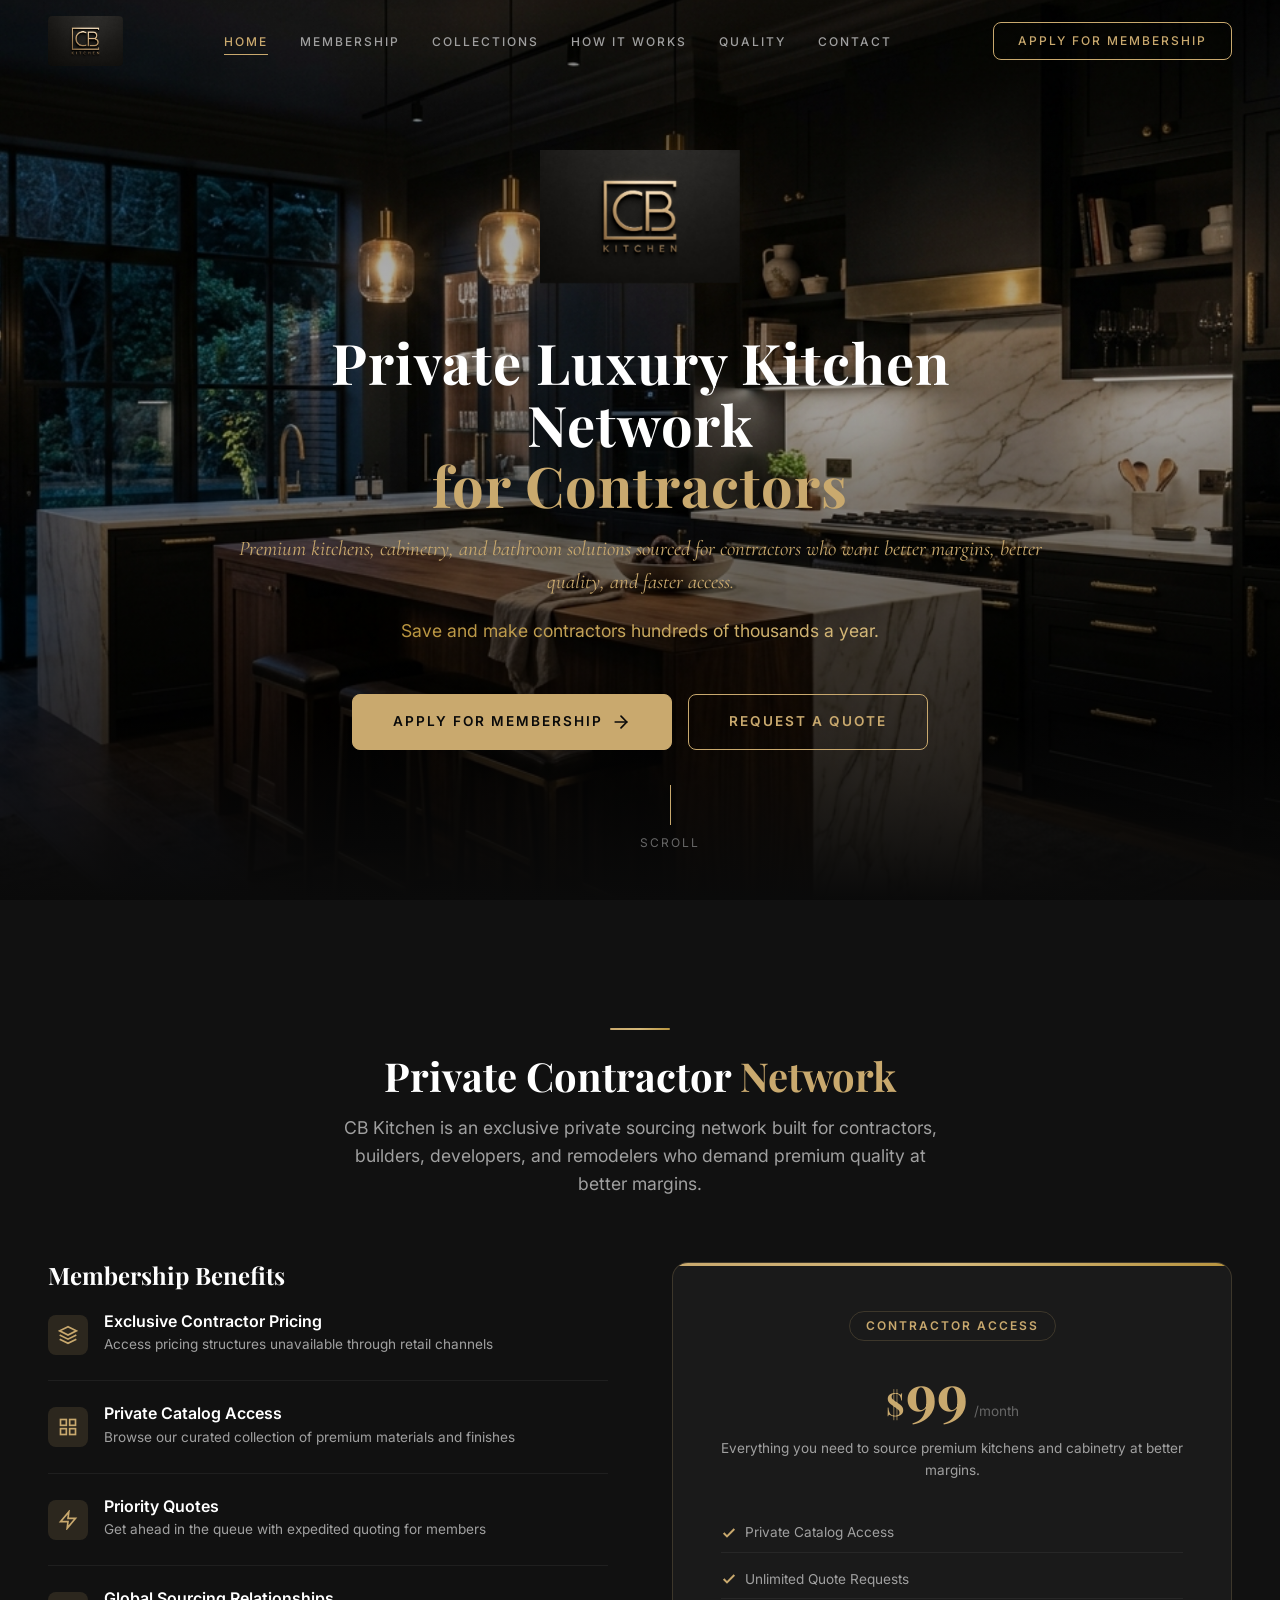
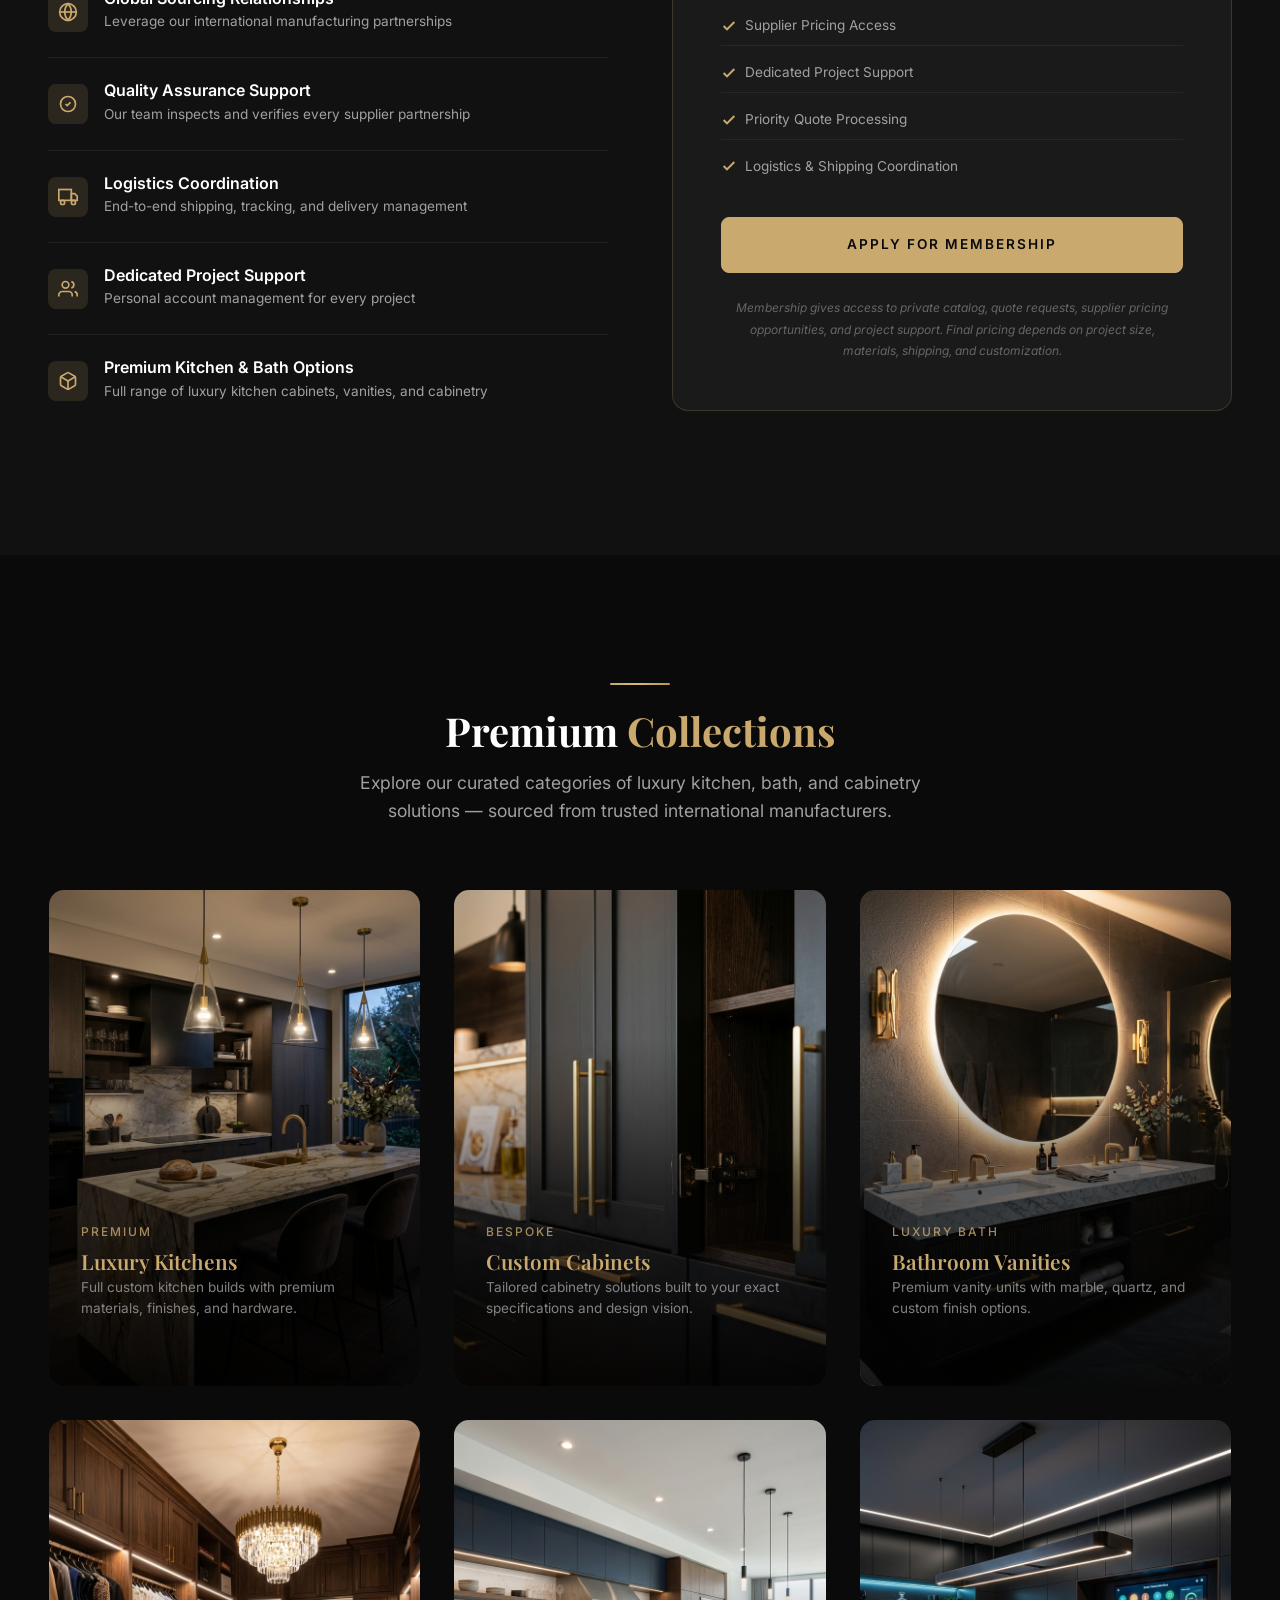
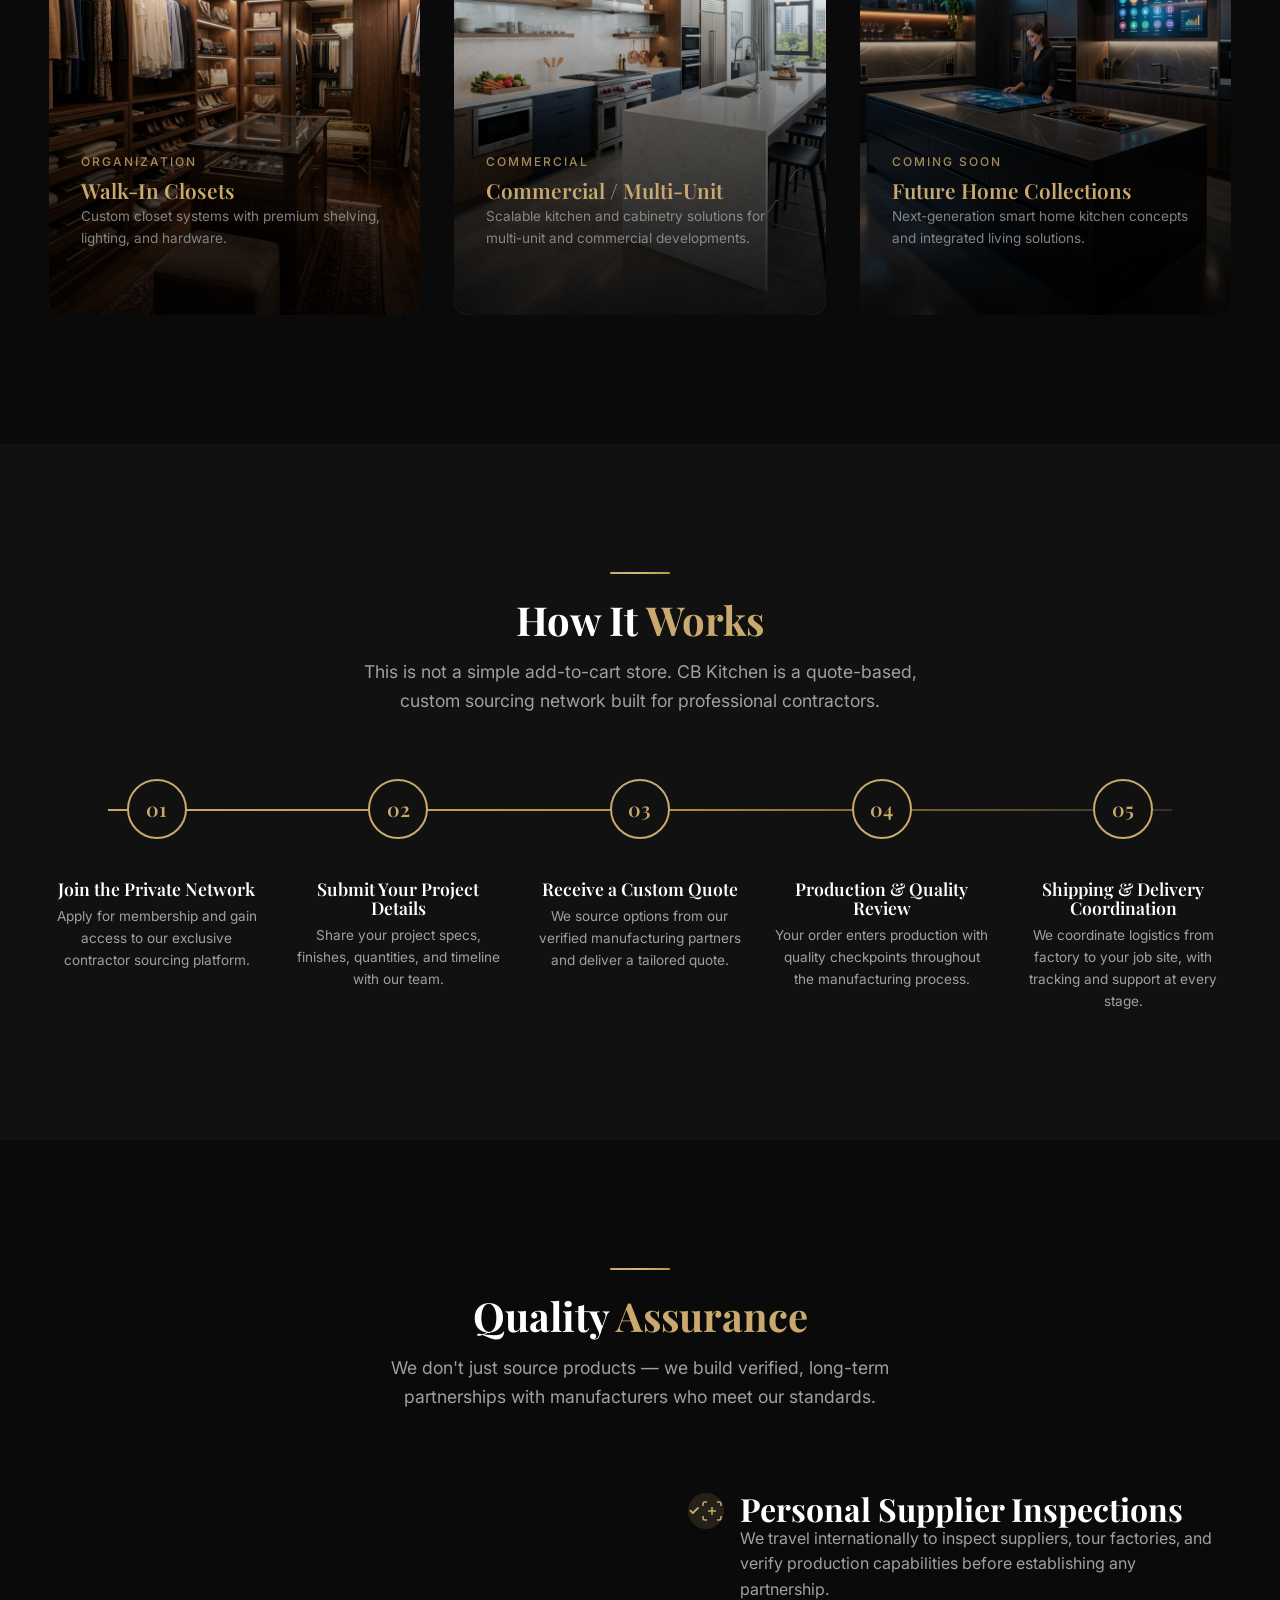
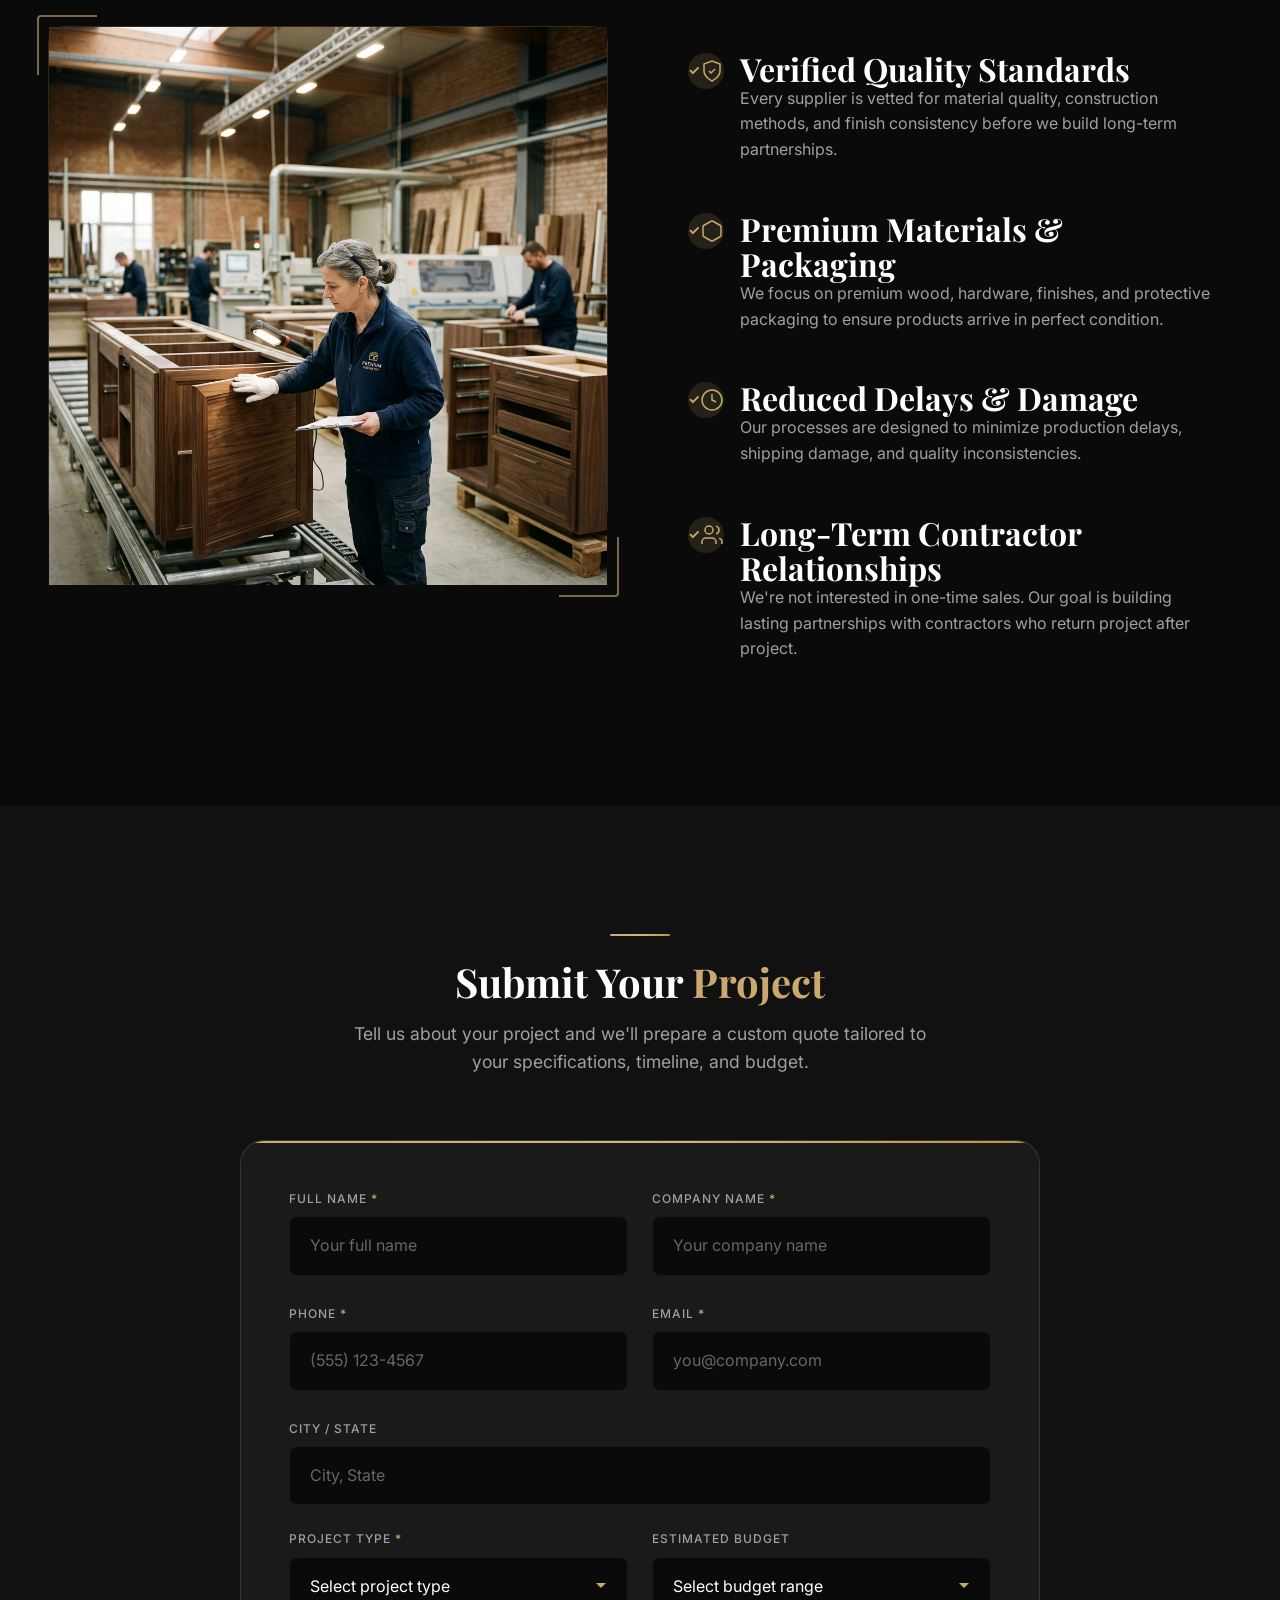
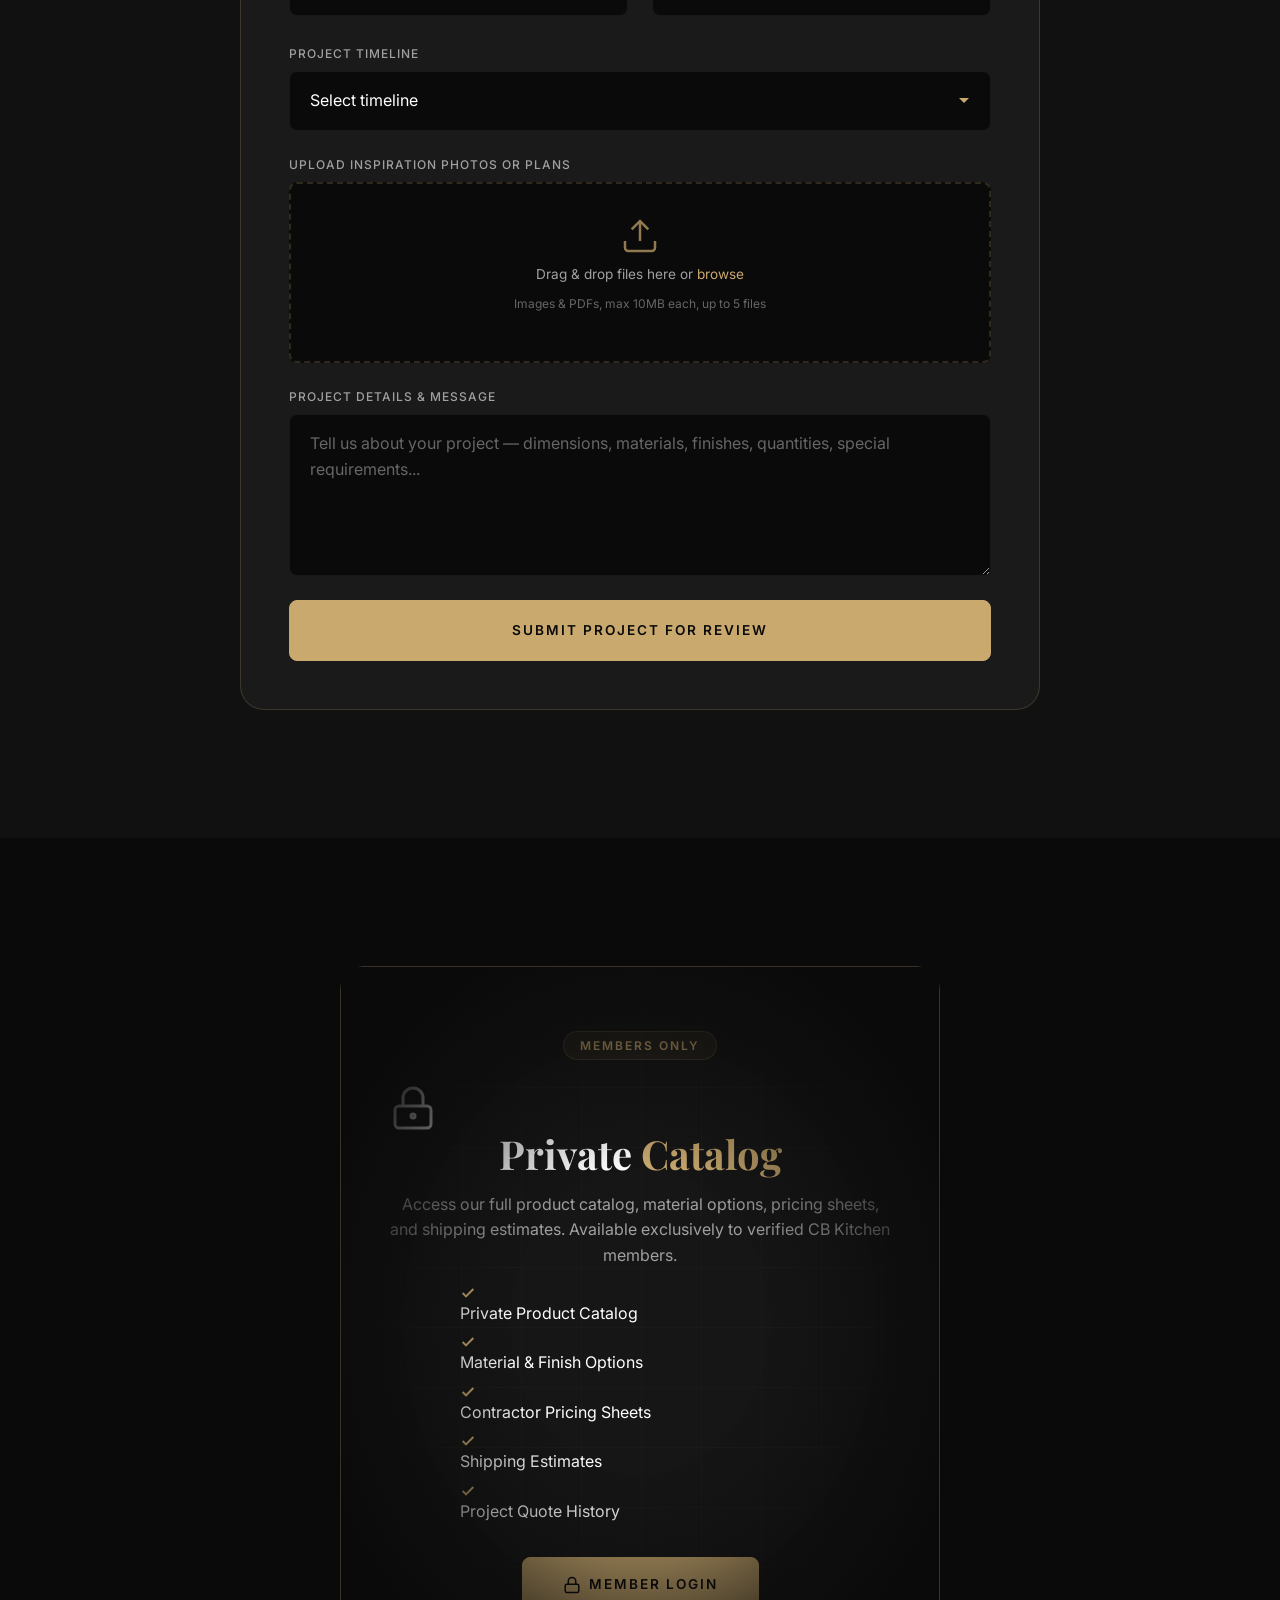
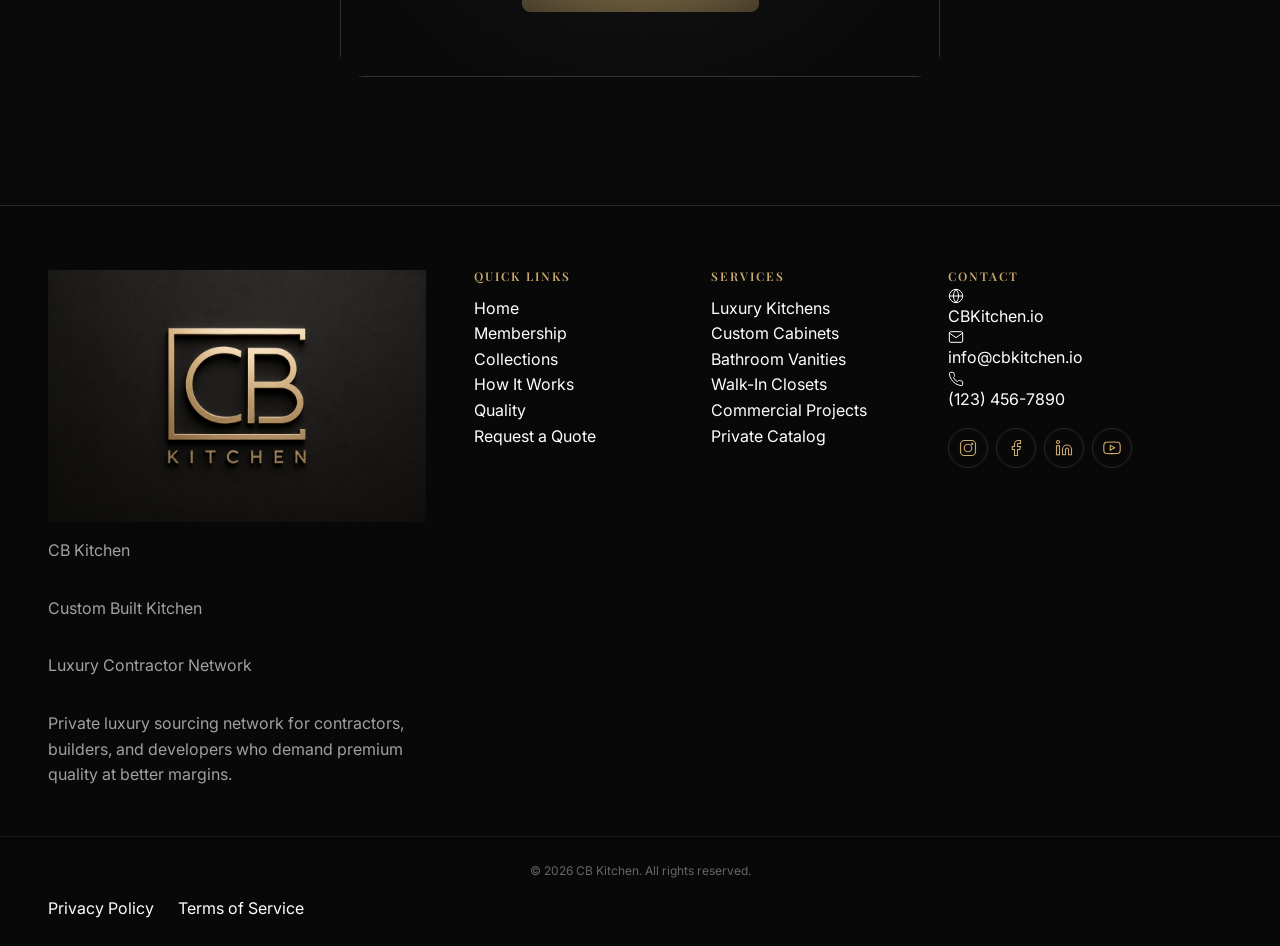
<file: cbkitchen/index.html>
<!DOCTYPE html>
<html lang="en">
<head>
    <meta charset="UTF-8">
    <meta name="viewport" content="width=device-width, initial-scale=1.0">
    <meta name="description" content="CB Kitchen — Private luxury kitchen sourcing network for contractors, builders, and developers. Access premium cabinets, custom-built kitchens, bathroom vanities, and cabinetry at exclusive contractor pricing.">
    <meta name="keywords" content="luxury kitchen cabinets, contractor pricing, custom cabinets, bathroom vanities, kitchen sourcing, contractor network, premium cabinetry, CB Kitchen">
    <meta name="author" content="CB Kitchen">
    <meta name="robots" content="index, follow">

    <!-- Open Graph -->
    <meta property="og:title" content="CB Kitchen — Private Luxury Kitchen Network for Contractors">
    <meta property="og:description" content="Premium kitchens, cabinetry, and bathroom solutions sourced for contractors who want better margins, better quality, and faster access.">
    <meta property="og:type" content="website">
    <meta property="og:url" content="https://cbkitchen.io">
    <meta property="og:image" content="assets/images/hero-kitchen.png">

    <!-- Twitter Card -->
    <meta name="twitter:card" content="summary_large_image">
    <meta name="twitter:title" content="CB Kitchen — Private Luxury Kitchen Network for Contractors">
    <meta name="twitter:description" content="Premium kitchens, cabinetry, and bathroom solutions sourced for contractors who want better margins, better quality, and faster access.">

    <title>CB Kitchen — Private Luxury Kitchen Network for Contractors</title>

    <!-- Favicon placeholder -->
    <link rel="icon" type="image/x-icon" href="assets/images/logo.jpg">

    <!-- Stylesheets -->
    <link rel="stylesheet" href="css/index.css">

    <!-- Preconnect for performance -->
    <link rel="preconnect" href="https://fonts.googleapis.com">
    <link rel="preconnect" href="https://fonts.gstatic.com" crossorigin>
</head>
<body class="loading">

    <!-- ═══════════════════════════════════════════════════════════ -->
    <!-- HEADER / NAVIGATION                                        -->
    <!-- ═══════════════════════════════════════════════════════════ -->
    <header class="header" id="header">
        <div class="header__container container">
            <!-- Logo -->
            <a href="#" class="header__logo" aria-label="CB Kitchen Home">
                <img src="assets/images/logo.jpg" alt="CB Kitchen Logo" class="header__logo-img">
            </a>

            <!-- Desktop Navigation -->
            <nav class="header__nav" id="main-nav" aria-label="Main Navigation">
                <ul class="header__nav-list">
                    <li><a href="#hero" class="header__nav-link active">Home</a></li>
                    <li><a href="#membership" class="header__nav-link">Membership</a></li>
                    <li><a href="#collections" class="header__nav-link">Collections</a></li>
                    <li><a href="#how-it-works" class="header__nav-link">How It Works</a></li>
                    <li><a href="#quality" class="header__nav-link">Quality</a></li>
                    <li><a href="#quote" class="header__nav-link">Contact</a></li>
                </ul>
            </nav>

            <!-- CTA Button -->
            <a href="#membership" class="header__cta btn-outline" id="header-cta">Apply for Membership</a>

            <!-- Hamburger Menu -->
            <button class="hamburger" id="hamburger" aria-label="Toggle navigation menu" aria-expanded="false">
                <span class="hamburger__line"></span>
                <span class="hamburger__line"></span>
                <span class="hamburger__line"></span>
            </button>
        </div>

        <!-- Mobile Navigation Overlay -->
        <div class="mobile-nav" id="mobile-nav" aria-hidden="true">
            <nav class="mobile-nav__inner" aria-label="Mobile Navigation">
                <ul class="mobile-nav__list">
                    <li><a href="#hero" class="mobile-nav__link">Home</a></li>
                    <li><a href="#membership" class="mobile-nav__link">Membership</a></li>
                    <li><a href="#collections" class="mobile-nav__link">Collections</a></li>
                    <li><a href="#how-it-works" class="mobile-nav__link">How It Works</a></li>
                    <li><a href="#quality" class="mobile-nav__link">Quality</a></li>
                    <li><a href="#quote" class="mobile-nav__link">Contact</a></li>
                </ul>
                <a href="#membership" class="mobile-nav__cta btn-primary">Apply for Membership</a>
            </nav>
        </div>
    </header>


    <!-- ═══════════════════════════════════════════════════════════ -->
    <!-- HERO SECTION                                                -->
    <!-- ═══════════════════════════════════════════════════════════ -->
    <section class="hero" id="hero">
        <div class="hero__bg">
            <img src="assets/images/hero-kitchen.png" alt="Luxury modern kitchen interior" class="hero__bg-img lazy">
            <div class="hero__overlay"></div>
        </div>

        <div class="hero__content container">
            <img src="assets/images/logo.jpg" alt="CB Kitchen" class="hero__logo reveal" data-delay="0">

            <h1 class="hero__title reveal" data-delay="100">
                Private Luxury Kitchen Network<br>
                <span class="text-gold">for Contractors</span>
            </h1>

            <p class="hero__tagline reveal" data-delay="200">
                Premium kitchens, cabinetry, and bathroom solutions sourced for contractors who want better margins, better quality, and faster access.
            </p>

            <p class="hero__slogan reveal" data-delay="300">
                <span class="shimmer-text">Save and make contractors hundreds of thousands a year.</span>
            </p>

            <div class="hero__buttons reveal" data-delay="400">
                <a href="#membership" class="btn-primary" id="hero-apply-btn">
                    <span>Apply for Membership</span>
                    <svg width="20" height="20" viewBox="0 0 24 24" fill="none" stroke="currentColor" stroke-width="2" stroke-linecap="round" stroke-linejoin="round"><path d="M5 12h14"/><path d="m12 5 7 7-7 7"/></svg>
                </a>
                <a href="#quote" class="btn-secondary" id="hero-quote-btn">
                    <span>Request a Quote</span>
                </a>
            </div>
        </div>

        <!-- Scroll Indicator -->
        <div class="hero__scroll-indicator" aria-hidden="true">
            <div class="hero__scroll-line"></div>
            <span class="hero__scroll-text">Scroll</span>
        </div>
    </section>


    <!-- ═══════════════════════════════════════════════════════════ -->
    <!-- MEMBERSHIP SECTION                                          -->
    <!-- ═══════════════════════════════════════════════════════════ -->
    <section class="membership section-padding" id="membership">
        <div class="container">
            <!-- Section Header -->
            <div class="section-header reveal">
                <div class="section-header__accent"></div>
                <h2 class="section-header__title">Private Contractor <span class="text-gold">Network</span></h2>
                <p class="section-header__subtitle">CB Kitchen is an exclusive private sourcing network built for contractors, builders, developers, and remodelers who demand premium quality at better margins.</p>
            </div>

            <div class="membership__grid">
                <!-- Benefits List -->
                <div class="membership__benefits reveal" data-delay="100">
                    <h3 class="membership__benefits-title">Membership Benefits</h3>
                    <ul class="membership__benefits-list">
                        <li class="membership__benefit">
                            <div class="membership__benefit-icon">
                                <svg width="24" height="24" viewBox="0 0 24 24" fill="none" stroke="currentColor" stroke-width="2"><path d="M12 2L2 7l10 5 10-5-10-5z"/><path d="M2 17l10 5 10-5"/><path d="M2 12l10 5 10-5"/></svg>
                            </div>
                            <div>
                                <h4>Exclusive Contractor Pricing</h4>
                                <p>Access pricing structures unavailable through retail channels</p>
                            </div>
                        </li>
                        <li class="membership__benefit">
                            <div class="membership__benefit-icon">
                                <svg width="24" height="24" viewBox="0 0 24 24" fill="none" stroke="currentColor" stroke-width="2"><rect x="3" y="3" width="7" height="7"/><rect x="14" y="3" width="7" height="7"/><rect x="14" y="14" width="7" height="7"/><rect x="3" y="14" width="7" height="7"/></svg>
                            </div>
                            <div>
                                <h4>Private Catalog Access</h4>
                                <p>Browse our curated collection of premium materials and finishes</p>
                            </div>
                        </li>
                        <li class="membership__benefit">
                            <div class="membership__benefit-icon">
                                <svg width="24" height="24" viewBox="0 0 24 24" fill="none" stroke="currentColor" stroke-width="2"><path d="M13 2L3 14h9l-1 8 10-12h-9l1-8z"/></svg>
                            </div>
                            <div>
                                <h4>Priority Quotes</h4>
                                <p>Get ahead in the queue with expedited quoting for members</p>
                            </div>
                        </li>
                        <li class="membership__benefit">
                            <div class="membership__benefit-icon">
                                <svg width="24" height="24" viewBox="0 0 24 24" fill="none" stroke="currentColor" stroke-width="2"><circle cx="12" cy="12" r="10"/><path d="M2 12h20"/><path d="M12 2a15.3 15.3 0 0 1 4 10 15.3 15.3 0 0 1-4 10 15.3 15.3 0 0 1-4-10 15.3 15.3 0 0 1 4-10z"/></svg>
                            </div>
                            <div>
                                <h4>Global Sourcing Relationships</h4>
                                <p>Leverage our international manufacturing partnerships</p>
                            </div>
                        </li>
                        <li class="membership__benefit">
                            <div class="membership__benefit-icon">
                                <svg width="24" height="24" viewBox="0 0 24 24" fill="none" stroke="currentColor" stroke-width="2"><path d="M9 12l2 2 4-4"/><path d="M21 12a9 9 0 1 1-18 0 9 9 0 0 1 18 0z"/></svg>
                            </div>
                            <div>
                                <h4>Quality Assurance Support</h4>
                                <p>Our team inspects and verifies every supplier partnership</p>
                            </div>
                        </li>
                        <li class="membership__benefit">
                            <div class="membership__benefit-icon">
                                <svg width="24" height="24" viewBox="0 0 24 24" fill="none" stroke="currentColor" stroke-width="2"><rect x="1" y="3" width="15" height="13"/><polygon points="16 8 20 8 23 11 23 16 16 16 16 8"/><circle cx="5.5" cy="18.5" r="2.5"/><circle cx="18.5" cy="18.5" r="2.5"/></svg>
                            </div>
                            <div>
                                <h4>Logistics Coordination</h4>
                                <p>End-to-end shipping, tracking, and delivery management</p>
                            </div>
                        </li>
                        <li class="membership__benefit">
                            <div class="membership__benefit-icon">
                                <svg width="24" height="24" viewBox="0 0 24 24" fill="none" stroke="currentColor" stroke-width="2"><path d="M17 21v-2a4 4 0 0 0-4-4H5a4 4 0 0 0-4 4v2"/><circle cx="9" cy="7" r="4"/><path d="M23 21v-2a4 4 0 0 0-3-3.87"/><path d="M16 3.13a4 4 0 0 1 0 7.75"/></svg>
                            </div>
                            <div>
                                <h4>Dedicated Project Support</h4>
                                <p>Personal account management for every project</p>
                            </div>
                        </li>
                        <li class="membership__benefit">
                            <div class="membership__benefit-icon">
                                <svg width="24" height="24" viewBox="0 0 24 24" fill="none" stroke="currentColor" stroke-width="2"><path d="M21 16V8a2 2 0 0 0-1-1.73l-7-4a2 2 0 0 0-2 0l-7 4A2 2 0 0 0 3 8v8a2 2 0 0 0 1 1.73l7 4a2 2 0 0 0 2 0l7-4A2 2 0 0 0 21 16z"/><polyline points="3.27 6.96 12 12.01 20.73 6.96"/><line x1="12" y1="22.08" x2="12" y2="12"/></svg>
                            </div>
                            <div>
                                <h4>Premium Kitchen & Bath Options</h4>
                                <p>Full range of luxury kitchen cabinets, vanities, and cabinetry</p>
                            </div>
                        </li>
                    </ul>
                </div>

                <!-- Pricing Card -->
                <div class="membership__pricing reveal" data-delay="200">
                    <div class="membership__pricing-card">
                        <div class="membership__pricing-badge">Contractor Access</div>
                        <div class="membership__pricing-amount">
                            <span class="membership__pricing-currency">$</span>
                            <span class="membership__pricing-number">99</span>
                            <span class="membership__pricing-period">/month</span>
                        </div>
                        <p class="membership__pricing-desc">Everything you need to source premium kitchens and cabinetry at better margins.</p>
                        <ul class="membership__pricing-features">
                            <li>
                                <svg width="16" height="16" viewBox="0 0 24 24" fill="none" stroke="var(--gold)" stroke-width="3"><polyline points="20 6 9 17 4 12"/></svg>
                                Private Catalog Access
                            </li>
                            <li>
                                <svg width="16" height="16" viewBox="0 0 24 24" fill="none" stroke="var(--gold)" stroke-width="3"><polyline points="20 6 9 17 4 12"/></svg>
                                Unlimited Quote Requests
                            </li>
                            <li>
                                <svg width="16" height="16" viewBox="0 0 24 24" fill="none" stroke="var(--gold)" stroke-width="3"><polyline points="20 6 9 17 4 12"/></svg>
                                Supplier Pricing Access
                            </li>
                            <li>
                                <svg width="16" height="16" viewBox="0 0 24 24" fill="none" stroke="var(--gold)" stroke-width="3"><polyline points="20 6 9 17 4 12"/></svg>
                                Dedicated Project Support
                            </li>
                            <li>
                                <svg width="16" height="16" viewBox="0 0 24 24" fill="none" stroke="var(--gold)" stroke-width="3"><polyline points="20 6 9 17 4 12"/></svg>
                                Priority Quote Processing
                            </li>
                            <li>
                                <svg width="16" height="16" viewBox="0 0 24 24" fill="none" stroke="var(--gold)" stroke-width="3"><polyline points="20 6 9 17 4 12"/></svg>
                                Logistics & Shipping Coordination
                            </li>
                        </ul>
                        <a href="#quote" class="btn-primary membership__pricing-btn" id="membership-apply-btn">Apply for Membership</a>
                        <p class="membership__pricing-note">Membership gives access to private catalog, quote requests, supplier pricing opportunities, and project support. Final pricing depends on project size, materials, shipping, and customization.</p>
                    </div>
                </div>
            </div>
        </div>
    </section>


    <!-- ═══════════════════════════════════════════════════════════ -->
    <!-- COLLECTIONS SECTION                                         -->
    <!-- ═══════════════════════════════════════════════════════════ -->
    <section class="collections section-padding" id="collections">
        <div class="container">
            <!-- Section Header -->
            <div class="section-header reveal">
                <div class="section-header__accent"></div>
                <h2 class="section-header__title">Premium <span class="text-gold">Collections</span></h2>
                <p class="section-header__subtitle">Explore our curated categories of luxury kitchen, bath, and cabinetry solutions — sourced from trusted international manufacturers.</p>
            </div>

            <div class="collections__grid">
                <!-- Luxury Kitchens -->
                <div class="collection-card reveal" data-delay="0">
                    <div class="collection-card__image">
                        <img src="assets/images/collection-luxury-kitchens.png" alt="Luxury Kitchens" class="lazy">
                    </div>
                    <div class="collection-card__overlay"></div>
                    <div class="collection-card__content">
                        <span class="collection-card__tag">Premium</span>
                        <h3 class="collection-card__title">Luxury Kitchens</h3>
                        <p class="collection-card__desc">Full custom kitchen builds with premium materials, finishes, and hardware.</p>
                        <span class="collection-card__link">
                            Explore Collection
                            <svg width="16" height="16" viewBox="0 0 24 24" fill="none" stroke="currentColor" stroke-width="2"><path d="M5 12h14"/><path d="m12 5 7 7-7 7"/></svg>
                        </span>
                    </div>
                </div>

                <!-- Custom Cabinets -->
                <div class="collection-card reveal" data-delay="100">
                    <div class="collection-card__image">
                        <img src="assets/images/collection-custom-cabinets.png" alt="Custom Cabinets" class="lazy">
                    </div>
                    <div class="collection-card__overlay"></div>
                    <div class="collection-card__content">
                        <span class="collection-card__tag">Bespoke</span>
                        <h3 class="collection-card__title">Custom Cabinets</h3>
                        <p class="collection-card__desc">Tailored cabinetry solutions built to your exact specifications and design vision.</p>
                        <span class="collection-card__link">
                            Explore Collection
                            <svg width="16" height="16" viewBox="0 0 24 24" fill="none" stroke="currentColor" stroke-width="2"><path d="M5 12h14"/><path d="m12 5 7 7-7 7"/></svg>
                        </span>
                    </div>
                </div>

                <!-- Bathroom Vanities -->
                <div class="collection-card reveal" data-delay="200">
                    <div class="collection-card__image">
                        <img src="assets/images/collection-bathroom-vanities.png" alt="Bathroom Vanities" class="lazy">
                    </div>
                    <div class="collection-card__overlay"></div>
                    <div class="collection-card__content">
                        <span class="collection-card__tag">Luxury Bath</span>
                        <h3 class="collection-card__title">Bathroom Vanities</h3>
                        <p class="collection-card__desc">Premium vanity units with marble, quartz, and custom finish options.</p>
                        <span class="collection-card__link">
                            Explore Collection
                            <svg width="16" height="16" viewBox="0 0 24 24" fill="none" stroke="currentColor" stroke-width="2"><path d="M5 12h14"/><path d="m12 5 7 7-7 7"/></svg>
                        </span>
                    </div>
                </div>

                <!-- Walk-In Closets -->
                <div class="collection-card reveal" data-delay="300">
                    <div class="collection-card__image">
                        <img src="assets/images/collection-walkin-closets.png" alt="Walk-In Closets" class="lazy">
                    </div>
                    <div class="collection-card__overlay"></div>
                    <div class="collection-card__content">
                        <span class="collection-card__tag">Organization</span>
                        <h3 class="collection-card__title">Walk-In Closets</h3>
                        <p class="collection-card__desc">Custom closet systems with premium shelving, lighting, and hardware.</p>
                        <span class="collection-card__link">
                            Explore Collection
                            <svg width="16" height="16" viewBox="0 0 24 24" fill="none" stroke="currentColor" stroke-width="2"><path d="M5 12h14"/><path d="m12 5 7 7-7 7"/></svg>
                        </span>
                    </div>
                </div>

                <!-- Commercial / Multi-Unit -->
                <div class="collection-card reveal" data-delay="400">
                    <div class="collection-card__image">
                        <img src="assets/images/collection-commercial.png" alt="Commercial and Multi-Unit Projects" class="lazy">
                    </div>
                    <div class="collection-card__overlay"></div>
                    <div class="collection-card__content">
                        <span class="collection-card__tag">Commercial</span>
                        <h3 class="collection-card__title">Commercial / Multi-Unit</h3>
                        <p class="collection-card__desc">Scalable kitchen and cabinetry solutions for multi-unit and commercial developments.</p>
                        <span class="collection-card__link">
                            Explore Collection
                            <svg width="16" height="16" viewBox="0 0 24 24" fill="none" stroke="currentColor" stroke-width="2"><path d="M5 12h14"/><path d="m12 5 7 7-7 7"/></svg>
                        </span>
                    </div>
                </div>

                <!-- Future Home Collections -->
                <div class="collection-card reveal" data-delay="500">
                    <div class="collection-card__image">
                        <img src="assets/images/collection-future-home.png" alt="Future Home Collections" class="lazy">
                    </div>
                    <div class="collection-card__overlay"></div>
                    <div class="collection-card__content">
                        <span class="collection-card__tag">Coming Soon</span>
                        <h3 class="collection-card__title">Future Home Collections</h3>
                        <p class="collection-card__desc">Next-generation smart home kitchen concepts and integrated living solutions.</p>
                        <span class="collection-card__link">
                            Coming Soon
                            <svg width="16" height="16" viewBox="0 0 24 24" fill="none" stroke="currentColor" stroke-width="2"><path d="M5 12h14"/><path d="m12 5 7 7-7 7"/></svg>
                        </span>
                    </div>
                </div>
            </div>
        </div>
    </section>


    <!-- ═══════════════════════════════════════════════════════════ -->
    <!-- HOW IT WORKS SECTION                                        -->
    <!-- ═══════════════════════════════════════════════════════════ -->
    <section class="how-it-works section-padding" id="how-it-works">
        <div class="container">
            <!-- Section Header -->
            <div class="section-header reveal">
                <div class="section-header__accent"></div>
                <h2 class="section-header__title">How It <span class="text-gold">Works</span></h2>
                <p class="section-header__subtitle">This is not a simple add-to-cart store. CB Kitchen is a quote-based, custom sourcing network built for professional contractors.</p>
            </div>

            <div class="steps">
                <div class="steps__line" aria-hidden="true"></div>

                <div class="step reveal" data-delay="0">
                    <div class="step__number">01</div>
                    <div class="step__content">
                        <h3 class="step__title">Join the Private Network</h3>
                        <p class="step__desc">Apply for membership and gain access to our exclusive contractor sourcing platform.</p>
                    </div>
                </div>

                <div class="step reveal" data-delay="150">
                    <div class="step__number">02</div>
                    <div class="step__content">
                        <h3 class="step__title">Submit Your Project Details</h3>
                        <p class="step__desc">Share your project specs, finishes, quantities, and timeline with our team.</p>
                    </div>
                </div>

                <div class="step reveal" data-delay="300">
                    <div class="step__number">03</div>
                    <div class="step__content">
                        <h3 class="step__title">Receive a Custom Quote</h3>
                        <p class="step__desc">We source options from our verified manufacturing partners and deliver a tailored quote.</p>
                    </div>
                </div>

                <div class="step reveal" data-delay="450">
                    <div class="step__number">04</div>
                    <div class="step__content">
                        <h3 class="step__title">Production & Quality Review</h3>
                        <p class="step__desc">Your order enters production with quality checkpoints throughout the manufacturing process.</p>
                    </div>
                </div>

                <div class="step reveal" data-delay="600">
                    <div class="step__number">05</div>
                    <div class="step__content">
                        <h3 class="step__title">Shipping & Delivery Coordination</h3>
                        <p class="step__desc">We coordinate logistics from factory to your job site, with tracking and support at every stage.</p>
                    </div>
                </div>
            </div>
        </div>
    </section>


    <!-- ═══════════════════════════════════════════════════════════ -->
    <!-- QUALITY ASSURANCE SECTION                                   -->
    <!-- ═══════════════════════════════════════════════════════════ -->
    <section class="quality section-padding" id="quality">
        <div class="container">
            <!-- Section Header -->
            <div class="section-header reveal">
                <div class="section-header__accent"></div>
                <h2 class="section-header__title">Quality <span class="text-gold">Assurance</span></h2>
                <p class="section-header__subtitle">We don't just source products — we build verified, long-term partnerships with manufacturers who meet our standards.</p>
            </div>

            <div class="quality__grid">
                <!-- Image Side -->
                <div class="quality__image reveal" data-delay="100">
                    <div class="quality__image-wrapper">
                        <img src="assets/images/quality-inspection.png" alt="Quality inspection of premium kitchen cabinets" class="lazy">
                        <div class="quality__image-accent"></div>
                    </div>
                </div>

                <!-- Content Side -->
                <div class="quality__content reveal" data-delay="200">
                    <div class="quality__point">
                        <div class="quality__point-icon">
                            <svg width="28" height="28" viewBox="0 0 24 24" fill="none" stroke="currentColor" stroke-width="1.5"><path d="M3 7V5a2 2 0 0 1 2-2h2"/><path d="M17 3h2a2 2 0 0 1 2 2v2"/><path d="M21 17v2a2 2 0 0 1-2 2h-2"/><path d="M7 21H5a2 2 0 0 1-2-2v-2"/><path d="M8 12h8"/><path d="M12 8v8"/></svg>
                        </div>
                        <div>
                            <h3>Personal Supplier Inspections</h3>
                            <p>We travel internationally to inspect suppliers, tour factories, and verify production capabilities before establishing any partnership.</p>
                        </div>
                    </div>

                    <div class="quality__point">
                        <div class="quality__point-icon">
                            <svg width="28" height="28" viewBox="0 0 24 24" fill="none" stroke="currentColor" stroke-width="1.5"><path d="M12 22s8-4 8-10V5l-8-3-8 3v7c0 6 8 10 8 10z"/><path d="m9 12 2 2 4-4"/></svg>
                        </div>
                        <div>
                            <h3>Verified Quality Standards</h3>
                            <p>Every supplier is vetted for material quality, construction methods, and finish consistency before we build long-term partnerships.</p>
                        </div>
                    </div>

                    <div class="quality__point">
                        <div class="quality__point-icon">
                            <svg width="28" height="28" viewBox="0 0 24 24" fill="none" stroke="currentColor" stroke-width="1.5"><path d="M21 16V8a2 2 0 0 0-1-1.73l-7-4a2 2 0 0 0-2 0l-7 4A2 2 0 0 0 3 8v8a2 2 0 0 0 1 1.73l7 4a2 2 0 0 0 2 0l7-4A2 2 0 0 0 21 16z"/></svg>
                        </div>
                        <div>
                            <h3>Premium Materials & Packaging</h3>
                            <p>We focus on premium wood, hardware, finishes, and protective packaging to ensure products arrive in perfect condition.</p>
                        </div>
                    </div>

                    <div class="quality__point">
                        <div class="quality__point-icon">
                            <svg width="28" height="28" viewBox="0 0 24 24" fill="none" stroke="currentColor" stroke-width="1.5"><circle cx="12" cy="12" r="10"/><polyline points="12 6 12 12 16 14"/></svg>
                        </div>
                        <div>
                            <h3>Reduced Delays & Damage</h3>
                            <p>Our processes are designed to minimize production delays, shipping damage, and quality inconsistencies.</p>
                        </div>
                    </div>

                    <div class="quality__point">
                        <div class="quality__point-icon">
                            <svg width="28" height="28" viewBox="0 0 24 24" fill="none" stroke="currentColor" stroke-width="1.5"><path d="M16 21v-2a4 4 0 0 0-4-4H6a4 4 0 0 0-4 4v2"/><circle cx="9" cy="7" r="4"/><path d="M22 21v-2a4 4 0 0 0-3-3.87"/><path d="M16 3.13a4 4 0 0 1 0 7.75"/></svg>
                        </div>
                        <div>
                            <h3>Long-Term Contractor Relationships</h3>
                            <p>We're not interested in one-time sales. Our goal is building lasting partnerships with contractors who return project after project.</p>
                        </div>
                    </div>
                </div>
            </div>
        </div>
    </section>


    <!-- ═══════════════════════════════════════════════════════════ -->
    <!-- CONTRACTOR QUOTE FORM SECTION                               -->
    <!-- ═══════════════════════════════════════════════════════════ -->
    <section class="quote-section section-padding" id="quote">
        <div class="container">
            <!-- Section Header -->
            <div class="section-header reveal">
                <div class="section-header__accent"></div>
                <h2 class="section-header__title">Submit Your <span class="text-gold">Project</span></h2>
                <p class="section-header__subtitle">Tell us about your project and we'll prepare a custom quote tailored to your specifications, timeline, and budget.</p>
            </div>

            <div class="quote-form__wrapper reveal" data-delay="100">
                <form class="quote-form" id="quote-form" novalidate>
                    <div class="quote-form__grid">
                        <!-- Name -->
                        <div class="form-group" id="form-group-name">
                            <label for="quote-name" class="form-label">Full Name <span class="required">*</span></label>
                            <input type="text" id="quote-name" name="name" class="form-input" placeholder="Your full name" required>
                            <span class="form-error" id="error-name"></span>
                        </div>

                        <!-- Company -->
                        <div class="form-group" id="form-group-company">
                            <label for="quote-company" class="form-label">Company Name <span class="required">*</span></label>
                            <input type="text" id="quote-company" name="company" class="form-input" placeholder="Your company name" required>
                            <span class="form-error" id="error-company"></span>
                        </div>

                        <!-- Phone -->
                        <div class="form-group" id="form-group-phone">
                            <label for="quote-phone" class="form-label">Phone <span class="required">*</span></label>
                            <input type="tel" id="quote-phone" name="phone" class="form-input" placeholder="(555) 123-4567" required>
                            <span class="form-error" id="error-phone"></span>
                        </div>

                        <!-- Email -->
                        <div class="form-group" id="form-group-email">
                            <label for="quote-email" class="form-label">Email <span class="required">*</span></label>
                            <input type="email" id="quote-email" name="email" class="form-input" placeholder="you@company.com" required>
                            <span class="form-error" id="error-email"></span>
                        </div>

                        <!-- City / State -->
                        <div class="form-group form-group--full" id="form-group-location">
                            <label for="quote-location" class="form-label">City / State</label>
                            <input type="text" id="quote-location" name="location" class="form-input" placeholder="City, State">
                        </div>

                        <!-- Project Type -->
                        <div class="form-group" id="form-group-project-type">
                            <label for="quote-project-type" class="form-label">Project Type <span class="required">*</span></label>
                            <select id="quote-project-type" name="projectType" class="form-input form-select" required>
                                <option value="" disabled selected>Select project type</option>
                                <option value="kitchen">Kitchen</option>
                                <option value="bathroom">Bathroom</option>
                                <option value="cabinets">Cabinets</option>
                                <option value="multi-unit">Multi-Unit</option>
                                <option value="commercial">Commercial</option>
                                <option value="closets">Walk-In Closets</option>
                                <option value="other">Other</option>
                            </select>
                            <span class="form-error" id="error-project-type"></span>
                        </div>

                        <!-- Estimated Budget -->
                        <div class="form-group" id="form-group-budget">
                            <label for="quote-budget" class="form-label">Estimated Budget</label>
                            <select id="quote-budget" name="budget" class="form-input form-select">
                                <option value="" disabled selected>Select budget range</option>
                                <option value="under-25k">Under $25,000</option>
                                <option value="25k-50k">$25,000 – $50,000</option>
                                <option value="50k-100k">$50,000 – $100,000</option>
                                <option value="100k-250k">$100,000 – $250,000</option>
                                <option value="250k-500k">$250,000 – $500,000</option>
                                <option value="500k-plus">$500,000+</option>
                            </select>
                        </div>

                        <!-- Timeline -->
                        <div class="form-group form-group--full" id="form-group-timeline">
                            <label for="quote-timeline" class="form-label">Project Timeline</label>
                            <select id="quote-timeline" name="timeline" class="form-input form-select">
                                <option value="" disabled selected>Select timeline</option>
                                <option value="asap">ASAP</option>
                                <option value="1-3-months">1 – 3 Months</option>
                                <option value="3-6-months">3 – 6 Months</option>
                                <option value="6-12-months">6 – 12 Months</option>
                                <option value="planning">Still in Planning</option>
                            </select>
                        </div>

                        <!-- File Upload -->
                        <div class="form-group form-group--full" id="form-group-files">
                            <label class="form-label">Upload Inspiration Photos or Plans</label>
                            <div class="file-upload" id="file-upload-area">
                                <input type="file" id="quote-files" name="files" class="file-upload__input" multiple accept="image/*,.pdf">
                                <div class="file-upload__content">
                                    <svg width="40" height="40" viewBox="0 0 24 24" fill="none" stroke="currentColor" stroke-width="1.5" class="file-upload__icon">
                                        <path d="M21 15v4a2 2 0 0 1-2 2H5a2 2 0 0 1-2-2v-4"/>
                                        <polyline points="17 8 12 3 7 8"/>
                                        <line x1="12" y1="3" x2="12" y2="15"/>
                                    </svg>
                                    <p class="file-upload__text">Drag & drop files here or <span class="text-gold">browse</span></p>
                                    <p class="file-upload__hint">Images & PDFs, max 10MB each, up to 5 files</p>
                                </div>
                                <div class="file-upload__list" id="file-list"></div>
                            </div>
                        </div>

                        <!-- Message -->
                        <div class="form-group form-group--full" id="form-group-message">
                            <label for="quote-message" class="form-label">Project Details & Message</label>
                            <textarea id="quote-message" name="message" class="form-input form-textarea" rows="5" placeholder="Tell us about your project — dimensions, materials, finishes, quantities, special requirements..."></textarea>
                        </div>
                    </div>

                    <!-- Submit -->
                    <button type="submit" class="btn-primary quote-form__submit" id="quote-submit-btn">
                        <span class="btn-text">Submit Project for Review</span>
                        <span class="btn-loading" aria-hidden="true">
                            <svg width="20" height="20" viewBox="0 0 24 24" class="spinner"><circle cx="12" cy="12" r="10" fill="none" stroke="currentColor" stroke-width="3" stroke-dasharray="31.4" stroke-linecap="round"/></svg>
                            Processing...
                        </span>
                    </button>
                </form>

                <!-- Success Message (hidden by default) -->
                <div class="quote-form__success" id="form-success" hidden>
                    <div class="quote-form__success-icon">
                        <svg width="60" height="60" viewBox="0 0 24 24" fill="none" stroke="currentColor" stroke-width="1.5"><circle cx="12" cy="12" r="10"/><path d="m9 12 2 2 4-4"/></svg>
                    </div>
                    <h3>Project Submitted Successfully</h3>
                    <p>Thank you for your submission. Our team will review your project details and respond with a custom quote within 24–48 business hours.</p>
                    <a href="#" class="btn-secondary" id="form-reset-btn">Submit Another Project</a>
                </div>
            </div>
        </div>
    </section>


    <!-- ═══════════════════════════════════════════════════════════ -->
    <!-- PRIVATE CATALOG / MEMBER LOGIN SECTION                      -->
    <!-- ═══════════════════════════════════════════════════════════ -->
    <section class="catalog section-padding" id="catalog">
        <div class="container">
            <div class="catalog__card reveal">
                <!-- Decorative Grid Background -->
                <div class="catalog__pattern" aria-hidden="true"></div>

                <div class="catalog__badge">Members Only</div>

                <div class="catalog__lock-icon" aria-hidden="true">
                    <svg width="48" height="48" viewBox="0 0 24 24" fill="none" stroke="currentColor" stroke-width="1.5">
                        <rect x="3" y="11" width="18" height="11" rx="2" ry="2"/>
                        <path d="M7 11V7a5 5 0 0 1 10 0v4"/>
                        <circle cx="12" cy="16" r="1"/>
                    </svg>
                </div>

                <h2 class="catalog__title">Private <span class="text-gold">Catalog</span></h2>
                <p class="catalog__desc">Access our full product catalog, material options, pricing sheets, and shipping estimates. Available exclusively to verified CB Kitchen members.</p>

                <ul class="catalog__features">
                    <li>
                        <svg width="16" height="16" viewBox="0 0 24 24" fill="none" stroke="var(--gold)" stroke-width="3"><polyline points="20 6 9 17 4 12"/></svg>
                        Private Product Catalog
                    </li>
                    <li>
                        <svg width="16" height="16" viewBox="0 0 24 24" fill="none" stroke="var(--gold)" stroke-width="3"><polyline points="20 6 9 17 4 12"/></svg>
                        Material & Finish Options
                    </li>
                    <li>
                        <svg width="16" height="16" viewBox="0 0 24 24" fill="none" stroke="var(--gold)" stroke-width="3"><polyline points="20 6 9 17 4 12"/></svg>
                        Contractor Pricing Sheets
                    </li>
                    <li>
                        <svg width="16" height="16" viewBox="0 0 24 24" fill="none" stroke="var(--gold)" stroke-width="3"><polyline points="20 6 9 17 4 12"/></svg>
                        Shipping Estimates
                    </li>
                    <li>
                        <svg width="16" height="16" viewBox="0 0 24 24" fill="none" stroke="var(--gold)" stroke-width="3"><polyline points="20 6 9 17 4 12"/></svg>
                        Project Quote History
                    </li>
                </ul>

                <a href="#membership" class="btn-primary catalog__btn" id="catalog-login-btn">
                    <svg width="18" height="18" viewBox="0 0 24 24" fill="none" stroke="currentColor" stroke-width="2"><rect x="3" y="11" width="18" height="11" rx="2"/><path d="M7 11V7a5 5 0 0 1 10 0v4"/></svg>
                    <span>Member Login</span>
                </a>
            </div>
        </div>
    </section>


    <!-- ═══════════════════════════════════════════════════════════ -->
    <!-- FOOTER                                                      -->
    <!-- ═══════════════════════════════════════════════════════════ -->
    <footer class="footer" id="footer">
        <div class="footer__top-line" aria-hidden="true"></div>

        <div class="container">
            <div class="footer__grid">
                <!-- Brand Column -->
                <div class="footer__brand">
                    <img src="assets/images/logo.jpg" alt="CB Kitchen" class="footer__logo">
                    <p class="footer__brand-name">CB Kitchen</p>
                    <p class="footer__brand-full">Custom Built Kitchen</p>
                    <p class="footer__brand-tagline">Luxury Contractor Network</p>
                    <p class="footer__brand-desc">Private luxury sourcing network for contractors, builders, and developers who demand premium quality at better margins.</p>
                </div>

                <!-- Quick Links -->
                <div class="footer__links">
                    <h4 class="footer__heading">Quick Links</h4>
                    <ul>
                        <li><a href="#hero">Home</a></li>
                        <li><a href="#membership">Membership</a></li>
                        <li><a href="#collections">Collections</a></li>
                        <li><a href="#how-it-works">How It Works</a></li>
                        <li><a href="#quality">Quality</a></li>
                        <li><a href="#quote">Request a Quote</a></li>
                    </ul>
                </div>

                <!-- Services -->
                <div class="footer__links">
                    <h4 class="footer__heading">Services</h4>
                    <ul>
                        <li><a href="#collections">Luxury Kitchens</a></li>
                        <li><a href="#collections">Custom Cabinets</a></li>
                        <li><a href="#collections">Bathroom Vanities</a></li>
                        <li><a href="#collections">Walk-In Closets</a></li>
                        <li><a href="#collections">Commercial Projects</a></li>
                        <li><a href="#catalog">Private Catalog</a></li>
                    </ul>
                </div>

                <!-- Contact -->
                <div class="footer__contact">
                    <h4 class="footer__heading">Contact</h4>
                    <ul>
                        <li>
                            <svg width="16" height="16" viewBox="0 0 24 24" fill="none" stroke="currentColor" stroke-width="1.5"><circle cx="12" cy="12" r="10"/><path d="M2 12h20"/><path d="M12 2a15.3 15.3 0 0 1 4 10 15.3 15.3 0 0 1-4 10 15.3 15.3 0 0 1-4-10 15.3 15.3 0 0 1 4-10z"/></svg>
                            <a href="https://cbkitchen.io" target="_blank">CBKitchen.io</a>
                        </li>
                        <li>
                            <svg width="16" height="16" viewBox="0 0 24 24" fill="none" stroke="currentColor" stroke-width="1.5"><path d="M4 4h16c1.1 0 2 .9 2 2v12c0 1.1-.9 2-2 2H4c-1.1 0-2-.9-2-2V6c0-1.1.9-2 2-2z"/><polyline points="22,6 12,13 2,6"/></svg>
                            <a href="mailto:info@cbkitchen.io">info@cbkitchen.io</a>
                        </li>
                        <li>
                            <svg width="16" height="16" viewBox="0 0 24 24" fill="none" stroke="currentColor" stroke-width="1.5"><path d="M22 16.92v3a2 2 0 0 1-2.18 2 19.79 19.79 0 0 1-8.63-3.07 19.5 19.5 0 0 1-6-6 19.79 19.79 0 0 1-3.07-8.67A2 2 0 0 1 4.11 2h3a2 2 0 0 1 2 1.72 12.84 12.84 0 0 0 .7 2.81 2 2 0 0 1-.45 2.11L8.09 9.91a16 16 0 0 0 6 6l1.27-1.27a2 2 0 0 1 2.11-.45 12.84 12.84 0 0 0 2.81.7A2 2 0 0 1 22 16.92z"/></svg>
                            <a href="tel:+1234567890">(123) 456-7890</a>
                        </li>
                    </ul>

                    <!-- Social Icons -->
                    <div class="footer__social">
                        <a href="#" class="footer__social-link" aria-label="Instagram">
                            <svg width="18" height="18" viewBox="0 0 24 24" fill="none" stroke="currentColor" stroke-width="1.5"><rect x="2" y="2" width="20" height="20" rx="5"/><circle cx="12" cy="12" r="5"/><circle cx="17.5" cy="6.5" r="1.5" fill="currentColor" stroke="none"/></svg>
                        </a>
                        <a href="#" class="footer__social-link" aria-label="Facebook">
                            <svg width="18" height="18" viewBox="0 0 24 24" fill="none" stroke="currentColor" stroke-width="1.5"><path d="M18 2h-3a5 5 0 0 0-5 5v3H7v4h3v8h4v-8h3l1-4h-4V7a1 1 0 0 1 1-1h3z"/></svg>
                        </a>
                        <a href="#" class="footer__social-link" aria-label="LinkedIn">
                            <svg width="18" height="18" viewBox="0 0 24 24" fill="none" stroke="currentColor" stroke-width="1.5"><path d="M16 8a6 6 0 0 1 6 6v7h-4v-7a2 2 0 0 0-2-2 2 2 0 0 0-2 2v7h-4v-7a6 6 0 0 1 6-6z"/><rect x="2" y="9" width="4" height="12"/><circle cx="4" cy="4" r="2"/></svg>
                        </a>
                        <a href="#" class="footer__social-link" aria-label="YouTube">
                            <svg width="18" height="18" viewBox="0 0 24 24" fill="none" stroke="currentColor" stroke-width="1.5"><path d="M22.54 6.42a2.78 2.78 0 0 0-1.94-2C18.88 4 12 4 12 4s-6.88 0-8.6.46a2.78 2.78 0 0 0-1.94 2A29 29 0 0 0 1 11.75a29 29 0 0 0 .46 5.33A2.78 2.78 0 0 0 3.4 19.1c1.72.46 8.6.46 8.6.46s6.88 0 8.6-.46a2.78 2.78 0 0 0 1.94-2 29 29 0 0 0 .46-5.25 29 29 0 0 0-.46-5.43z"/><polygon points="9.75 15.02 15.5 11.75 9.75 8.48 9.75 15.02"/></svg>
                        </a>
                    </div>
                </div>
            </div>
        </div>

        <!-- Bottom Bar -->
        <div class="footer__bottom">
            <div class="container">
                <div class="footer__bottom-inner">
                    <p class="footer__copyright">© <span id="footer-year">2026</span> CB Kitchen. All rights reserved.</p>
                    <div class="footer__bottom-links">
                        <a href="#">Privacy Policy</a>
                        <a href="#">Terms of Service</a>
                    </div>
                </div>
            </div>
        </div>
    </footer>


    <!-- Scripts -->
    <script src="js/animations.js"></script>
    <script src="js/navigation.js"></script>
    <script src="js/form.js"></script>
    <script src="js/main.js"></script>

</body>
</html>
</file>
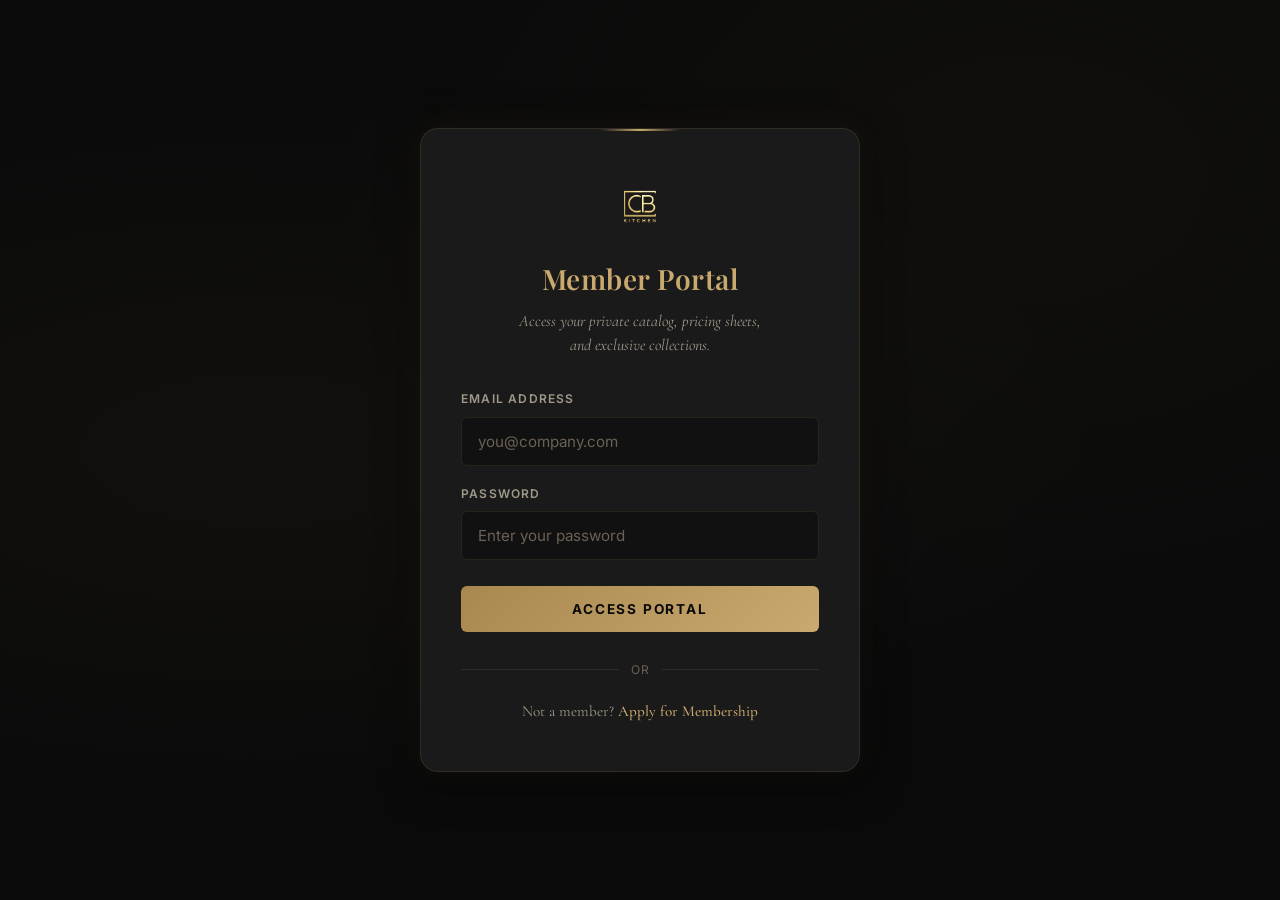
<file: members/index.html>
<!DOCTYPE html>
<html lang="en">
<head>
  <meta charset="UTF-8">
  <meta name="viewport" content="width=device-width, initial-scale=1.0">
  <meta name="robots" content="noindex, nofollow">
  <title>Member Portal — CB Kitchen</title>
  <meta name="description" content="CB Kitchen Private Member Portal — Access exclusive collections, pricing sheets, and premium catalogs.">

  <!-- Fonts -->
  <link rel="preconnect" href="https://fonts.googleapis.com">
  <link rel="preconnect" href="https://fonts.gstatic.com" crossorigin>
  <link href="https://fonts.googleapis.com/css2?family=Playfair+Display:ital,wght@0,400;0,500;0,600;0,700;0,800;1,400;1,500&family=Inter:wght@300;400;500;600;700&family=Cormorant+Garamond:ital,wght@0,400;0,500;0,600;0,700;1,400;1,500&display=swap" rel="stylesheet">

  <!-- Styles -->
  <link rel="stylesheet" href="css/members.css">

  <!-- Favicon (optional — uses parent site's) -->
  <link rel="icon" href="../assets/images/favicon.ico" type="image/x-icon">
</head>
<body>

  <!-- ════════════════════════════════════════════════════════
       LOGIN GATE
       ════════════════════════════════════════════════════════ -->
  <section id="login-gate" class="login-gate">
    <div class="login-card">

      <!-- Logo -->
      <img src="../assets/images/logo.png"
           alt="CB Kitchen"
           class="login-logo"
           onerror="this.style.display='none'">

      <!-- Title -->
      <h1 class="login-title">Member Portal</h1>
      <p class="login-subtitle">
        Access your private catalog, pricing sheets,<br>
        and exclusive collections.
      </p>

      <!-- Login Form -->
      <form id="login-form" autocomplete="off" novalidate>
        <div class="form-group">
          <label for="login-email">Email Address</label>
          <input
            type="email"
            id="login-email"
            name="email"
            placeholder="you@company.com"
            autocomplete="email"
            required>
        </div>

        <div class="form-group">
          <label for="login-password">Password</label>
          <input
            type="password"
            id="login-password"
            name="password"
            placeholder="Enter your password"
            autocomplete="current-password"
            required>
        </div>

        <button type="submit" id="login-btn" class="login-btn">
          Access Portal
        </button>

        <!-- Error Message -->
        <div id="login-error" class="login-error" role="alert"></div>
      </form>

      <!-- Apply Link -->
      <div class="login-divider">or</div>
      <p class="login-apply">
        Not a member?
        <a href="../membership-checkout.html">Apply for Membership</a>
      </p>

    </div>
  </section>


  <!-- ════════════════════════════════════════════════════════
       MEMBER DASHBOARD
       ════════════════════════════════════════════════════════ -->
  <div id="member-dashboard" class="member-dashboard">

    <!-- ── Header ──────────────────────────────────────────── -->
    <header class="member-header">
      <div class="header-inner">

        <div class="header-left">
          <a href="../index.html" title="CB Kitchen Home">
            <img src="../assets/images/logo.png"
                 alt="CB Kitchen"
                 class="header-logo"
                 onerror="this.alt='CB Kitchen'; this.style.cssText='font-family:Playfair Display,serif;font-size:1.1rem;color:#c9a96e;font-weight:700;'">
          </a>
          <span class="header-badge">Private Member Portal</span>
        </div>

        <div class="header-right">
          <span id="header-member-name" class="header-member-name">Welcome</span>
          <button id="logout-btn" class="logout-btn">Logout</button>
        </div>

      </div>
    </header>


    <!-- ── Dashboard Content ───────────────────────────────── -->
    <main class="dashboard-content">

      <!-- Welcome Section -->
      <section class="welcome-section">
        <div class="container">
          <p class="welcome-greeting">Welcome back, <span id="welcome-name">Member</span></p>
          <h2 class="welcome-title">Your CB Kitchen Private Catalog</h2>
          <p class="welcome-description">
            Browse our exclusive collections, download pricing sheets, and access
            premium product catalogs available only to verified members.
          </p>
        </div>
      </section>


      <!-- Catalog Grid -->
      <section class="catalog-section">
        <div class="container">
          <p class="section-label">Exclusive Collections</p>

          <div class="catalog-grid">

            <!-- 1 · Kitchen Collections -->
            <div class="category-card" data-category="Kitchen Collections" data-type="collection">
              <span class="coming-soon-badge">Coming Soon</span>
              <div class="category-icon">
                <svg viewBox="0 0 48 48" fill="none" stroke="currentColor" stroke-width="1.5" stroke-linecap="round" stroke-linejoin="round">
                  <rect x="4" y="6" width="40" height="36" rx="3"/>
                  <line x1="4" y1="18" x2="44" y2="18"/>
                  <line x1="4" y1="30" x2="44" y2="30"/>
                  <line x1="24" y1="18" x2="24" y2="42"/>
                  <circle cx="16" cy="12" r="1.5" fill="currentColor" stroke="none"/>
                  <circle cx="32" cy="12" r="1.5" fill="currentColor" stroke="none"/>
                  <rect x="10" y="22" width="8" height="4" rx="1"/>
                  <rect x="30" y="22" width="8" height="4" rx="1"/>
                  <line x1="14" y1="34" x2="14" y2="38"/>
                  <line x1="34" y1="34" x2="34" y2="38"/>
                </svg>
              </div>
              <h3 class="category-name">Kitchen Collections</h3>
              <p class="category-description">Full custom kitchen designs, layouts, and material options for luxury residences.</p>
              <div class="category-meta">
                <span class="category-count">48+ items</span>
                <span class="category-type">
                  <svg viewBox="0 0 16 16" fill="none" stroke="currentColor" stroke-width="1.5"><rect x="2" y="2" width="12" height="12" rx="2"/><line x1="5" y1="6" x2="11" y2="6"/><line x1="5" y1="9" x2="9" y2="9"/></svg>
                  Collection
                </span>
              </div>
            </div>

            <!-- 2 · Bathroom Collections -->
            <div class="category-card" data-category="Bathroom Collections" data-type="collection">
              <span class="coming-soon-badge">Coming Soon</span>
              <div class="category-icon">
                <svg viewBox="0 0 48 48" fill="none" stroke="currentColor" stroke-width="1.5" stroke-linecap="round" stroke-linejoin="round">
                  <path d="M8 24h32"/>
                  <path d="M10 24v10a6 6 0 006 6h16a6 6 0 006-6V24"/>
                  <path d="M12 24V10a4 4 0 014-4h2"/>
                  <circle cx="20" cy="8" r="2"/>
                  <path d="M14 40v4"/>
                  <path d="M34 40v4"/>
                  <circle cx="24" cy="31" r="2" fill="currentColor" stroke="none"/>
                </svg>
              </div>
              <h3 class="category-name">Bathroom Collections</h3>
              <p class="category-description">Premium vanity units, fixtures, and bath cabinetry for refined spaces.</p>
              <div class="category-meta">
                <span class="category-count">36+ items</span>
                <span class="category-type">
                  <svg viewBox="0 0 16 16" fill="none" stroke="currentColor" stroke-width="1.5"><rect x="2" y="2" width="12" height="12" rx="2"/><line x1="5" y1="6" x2="11" y2="6"/><line x1="5" y1="9" x2="9" y2="9"/></svg>
                  Collection
                </span>
              </div>
            </div>

            <!-- 3 · Cabinet Collections -->
            <div class="category-card" data-category="Cabinet Collections" data-type="collection">
              <span class="coming-soon-badge">Coming Soon</span>
              <div class="category-icon">
                <svg viewBox="0 0 48 48" fill="none" stroke="currentColor" stroke-width="1.5" stroke-linecap="round" stroke-linejoin="round">
                  <rect x="6" y="4" width="36" height="40" rx="3"/>
                  <line x1="6" y1="24" x2="42" y2="24"/>
                  <line x1="24" y1="4" x2="24" y2="24"/>
                  <rect x="18" y="12" width="4" height="1.5" rx="0.5" fill="currentColor" stroke="none"/>
                  <rect x="26" y="12" width="4" height="1.5" rx="0.5" fill="currentColor" stroke="none"/>
                  <rect x="22" y="31" width="4" height="1.5" rx="0.5" fill="currentColor" stroke="none"/>
                  <line x1="12" y1="44" x2="12" y2="47"/>
                  <line x1="36" y1="44" x2="36" y2="47"/>
                </svg>
              </div>
              <h3 class="category-name">Cabinet Collections</h3>
              <p class="category-description">Custom cabinet configurations, wood types, and premium finishes catalog.</p>
              <div class="category-meta">
                <span class="category-count">64+ items</span>
                <span class="category-type">
                  <svg viewBox="0 0 16 16" fill="none" stroke="currentColor" stroke-width="1.5"><rect x="2" y="2" width="12" height="12" rx="2"/><line x1="5" y1="6" x2="11" y2="6"/><line x1="5" y1="9" x2="9" y2="9"/></svg>
                  Collection
                </span>
              </div>
            </div>

            <!-- 4 · Walk-In Closet Collections -->
            <div class="category-card" data-category="Walk-In Closet Collections" data-type="collection">
              <span class="coming-soon-badge">Coming Soon</span>
              <div class="category-icon">
                <svg viewBox="0 0 48 48" fill="none" stroke="currentColor" stroke-width="1.5" stroke-linecap="round" stroke-linejoin="round">
                  <rect x="4" y="4" width="40" height="40" rx="3"/>
                  <line x1="4" y1="16" x2="44" y2="16"/>
                  <line x1="16" y1="16" x2="16" y2="44"/>
                  <line x1="32" y1="16" x2="32" y2="44"/>
                  <!-- shelves left -->
                  <line x1="4" y1="28" x2="16" y2="28"/>
                  <line x1="4" y1="36" x2="16" y2="36"/>
                  <!-- hanging bar center -->
                  <line x1="20" y1="20" x2="28" y2="20"/>
                  <!-- hangers -->
                  <path d="M22 20v2l2 3 2-3v-2"/>
                  <!-- shelves right -->
                  <line x1="32" y1="26" x2="44" y2="26"/>
                  <line x1="32" y1="34" x2="44" y2="34"/>
                  <!-- knobs -->
                  <circle cx="10" cy="10" r="1.5" fill="currentColor" stroke="none"/>
                  <circle cx="38" cy="10" r="1.5" fill="currentColor" stroke="none"/>
                </svg>
              </div>
              <h3 class="category-name">Walk-In Closet Collections</h3>
              <p class="category-description">Luxury closet systems with premium organization and custom storage.</p>
              <div class="category-meta">
                <span class="category-count">28+ items</span>
                <span class="category-type">
                  <svg viewBox="0 0 16 16" fill="none" stroke="currentColor" stroke-width="1.5"><rect x="2" y="2" width="12" height="12" rx="2"/><line x1="5" y1="6" x2="11" y2="6"/><line x1="5" y1="9" x2="9" y2="9"/></svg>
                  Collection
                </span>
              </div>
            </div>

            <!-- 5 · Pricing Sheets (PDF) -->
            <div class="category-card" data-category="Pricing Sheets" data-type="pdf">
              <span class="coming-soon-badge">Coming Soon</span>
              <div class="category-icon">
                <svg viewBox="0 0 48 48" fill="none" stroke="currentColor" stroke-width="1.5" stroke-linecap="round" stroke-linejoin="round">
                  <path d="M28 4H12a4 4 0 00-4 4v32a4 4 0 004 4h24a4 4 0 004-4V16L28 4z"/>
                  <polyline points="28 4 28 16 40 16"/>
                  <!-- dollar sign -->
                  <line x1="24" y1="22" x2="24" y2="38"/>
                  <path d="M19 26a3.5 3.5 0 013.5-3.5h3A3.5 3.5 0 0129 26v0a3.5 3.5 0 01-3.5 3.5h-3A3.5 3.5 0 0019 33v0a3.5 3.5 0 003.5 3.5h3A3.5 3.5 0 0029 33"/>
                </svg>
              </div>
              <h3 class="category-name">Pricing Sheets</h3>
              <p class="category-description">Download current contractor pricing for all product lines and collections.</p>
              <div class="category-meta">
                <span class="category-count">12 documents</span>
                <span class="category-type">
                  <svg viewBox="0 0 16 16" fill="none" stroke="currentColor" stroke-width="1.5"><path d="M4 2h5l4 4v8a1 1 0 01-1 1H4a1 1 0 01-1-1V3a1 1 0 011-1z"/><polyline points="9 2 9 6 13 6"/></svg>
                  PDF Download
                </span>
              </div>
            </div>

            <!-- 6 · Product Catalogs (PDF) -->
            <div class="category-card" data-category="Product Catalogs" data-type="pdf">
              <span class="coming-soon-badge">Coming Soon</span>
              <div class="category-icon">
                <svg viewBox="0 0 48 48" fill="none" stroke="currentColor" stroke-width="1.5" stroke-linecap="round" stroke-linejoin="round">
                  <path d="M6 8a4 4 0 014-4h20l12 12v24a4 4 0 01-4 4H10a4 4 0 01-4-4V8z"/>
                  <path d="M6 8h6a2 2 0 012 2v28"/>
                  <polyline points="26 4 26 16 42 16"/>
                  <line x1="18" y1="24" x2="34" y2="24"/>
                  <line x1="18" y1="30" x2="34" y2="30"/>
                  <line x1="18" y1="36" x2="28" y2="36"/>
                </svg>
              </div>
              <h3 class="category-name">Product Catalogs</h3>
              <p class="category-description">Complete PDF catalogs with specifications, dimensions, and finish options.</p>
              <div class="category-meta">
                <span class="category-count">6 catalogs</span>
                <span class="category-type">
                  <svg viewBox="0 0 16 16" fill="none" stroke="currentColor" stroke-width="1.5"><path d="M4 2h5l4 4v8a1 1 0 01-1 1H4a1 1 0 01-1-1V3a1 1 0 011-1z"/><polyline points="9 2 9 6 13 6"/></svg>
                  PDF Download
                </span>
              </div>
            </div>

          </div><!-- /catalog-grid -->
        </div>
      </section>


      <!-- Quick Stats Bar -->
      <section class="stats-section">
        <div class="container">
          <div class="stats-grid">

            <div class="stat-card">
              <p class="stat-label">Member Since</p>
              <p class="stat-value" id="stat-member-since">—</p>
            </div>

            <div class="stat-card">
              <p class="stat-label">Membership</p>
              <p class="stat-value">
                <span class="stat-badge green">Active</span>
              </p>
            </div>

            <div class="stat-card">
              <p class="stat-label">Member Tier</p>
              <p class="stat-value">
                <span class="stat-badge gold">Founding Member</span>
              </p>
            </div>

            <div class="stat-card">
              <p class="stat-label">Next Renewal</p>
              <p class="stat-value" id="stat-renewal">—</p>
            </div>

          </div>
        </div>
      </section>

    </main>


    <!-- ── Footer ──────────────────────────────────────────── -->
    <footer class="member-footer">
      <div class="footer-inner">
        <p class="footer-brand">CB Kitchen Private Network</p>
        <p class="footer-note">Members Only — Verified Contractor Access</p>
        <p class="footer-copy">&copy; 2026 Custom Built Kitchen. All rights reserved.</p>
      </div>
    </footer>

  </div><!-- /member-dashboard -->


  <!-- ── Toast Notification ────────────────────────────────── -->
  <div id="toast" class="toast" role="status" aria-live="polite">
    <div class="toast-icon">
      <svg viewBox="0 0 22 22" fill="none" stroke="currentColor" stroke-width="1.5" stroke-linecap="round" stroke-linejoin="round">
        <circle cx="11" cy="11" r="10"/>
        <line x1="11" y1="7" x2="11" y2="12"/>
        <circle cx="11" cy="15.5" r="0.8" fill="currentColor" stroke="none"/>
      </svg>
    </div>
    <p id="toast-message" class="toast-message"></p>
  </div>


  <!-- Scripts -->
  <script src="js/members.js"></script>

</body>
</html>
</file>
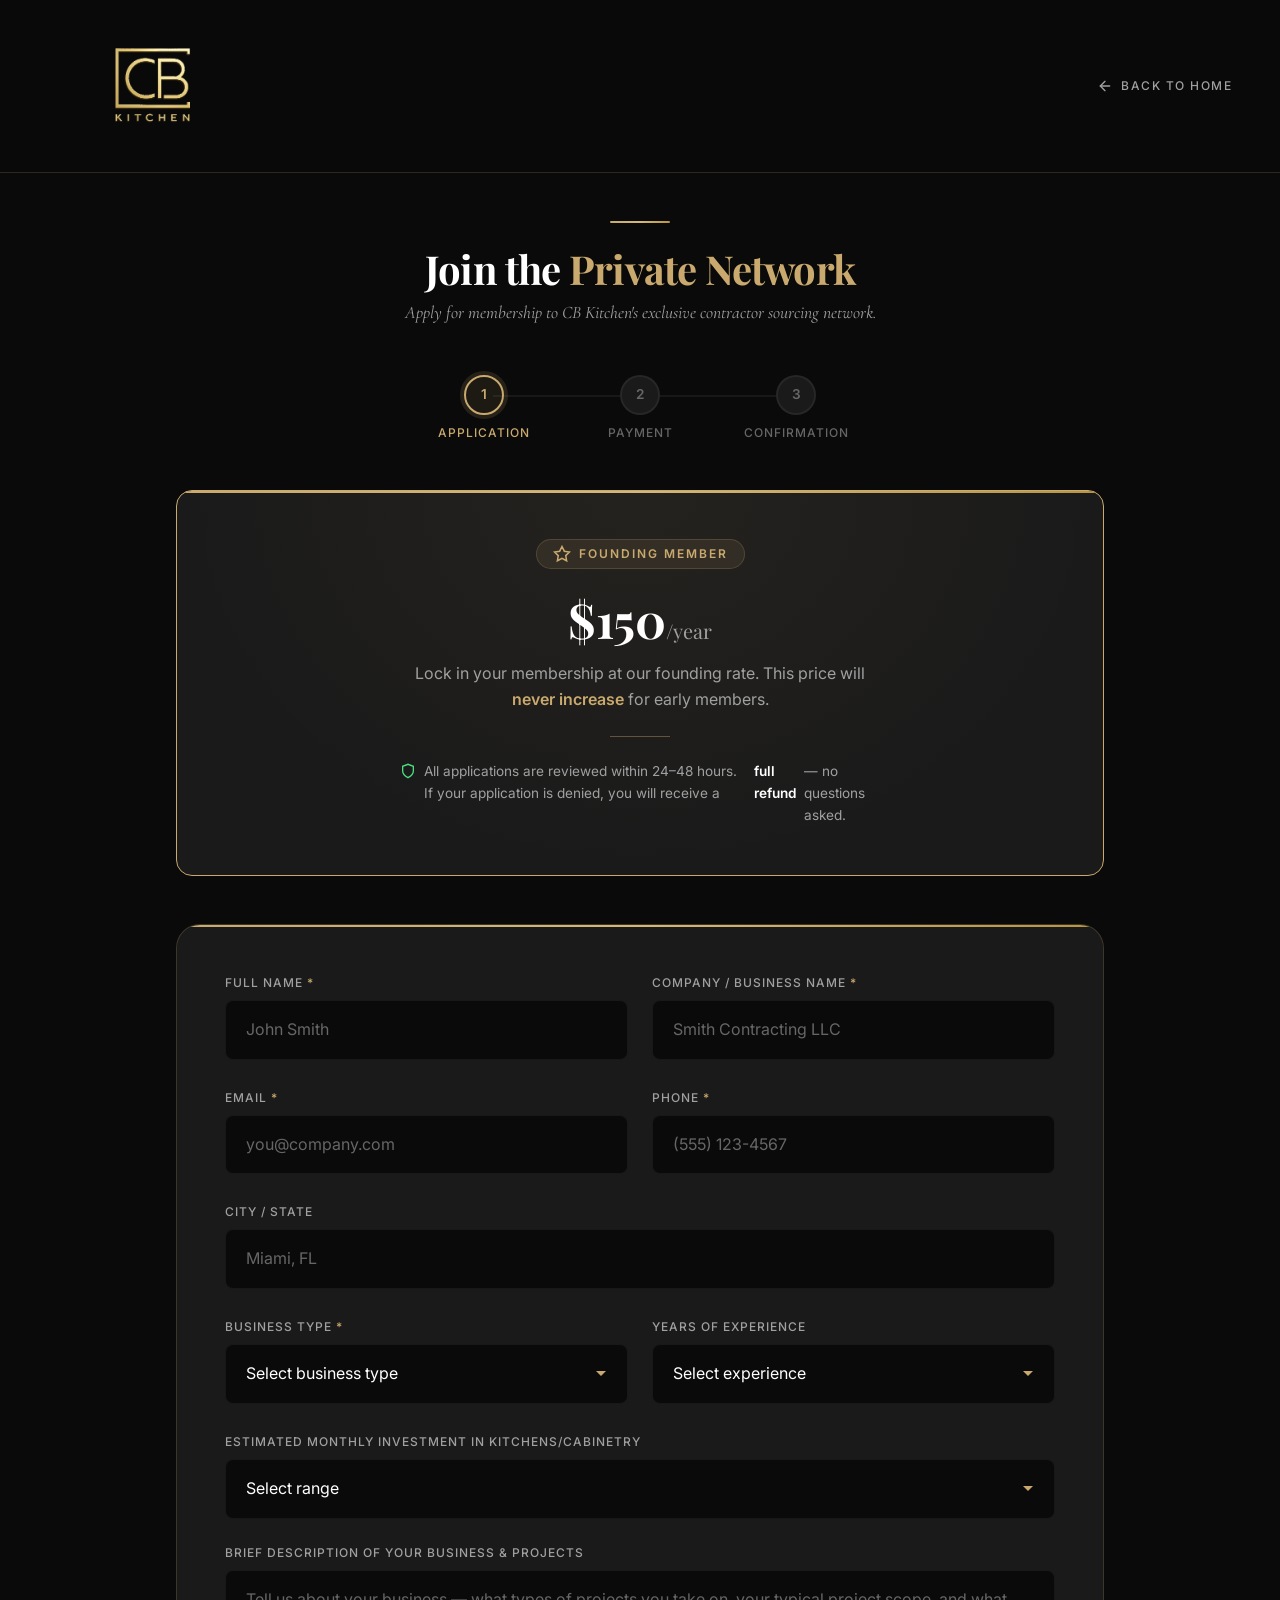
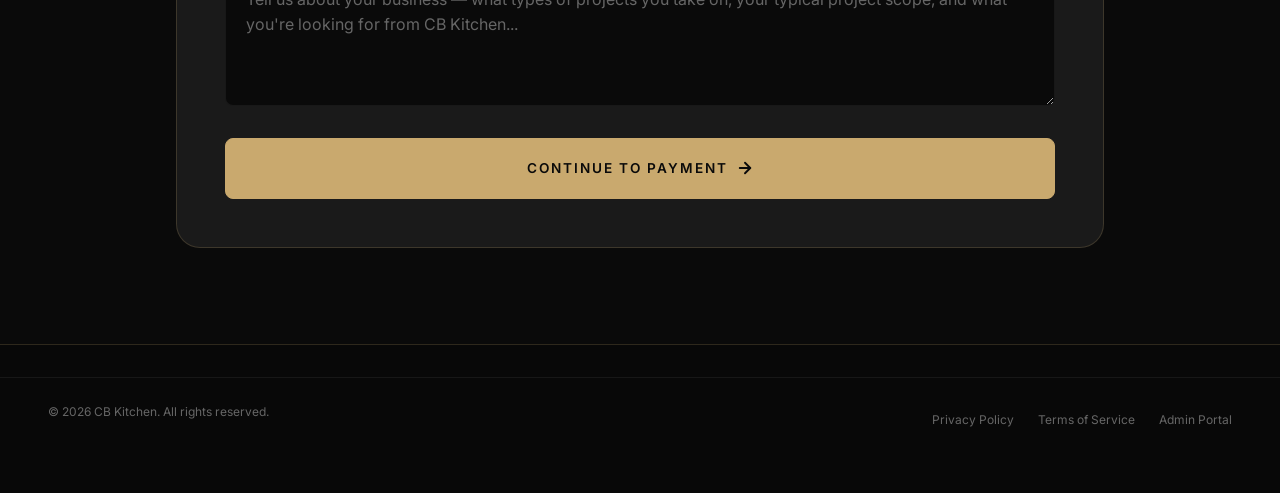
<file: membership-checkout.html>
<!DOCTYPE html>
<html lang="en">
<head>
    <meta charset="UTF-8">
    <meta name="viewport" content="width=device-width, initial-scale=1.0">
    <meta name="description" content="Join CB Kitchen — Apply for membership to our private luxury kitchen sourcing network. Exclusive contractor pricing, private catalog access, and dedicated project support for $150/year.">
    <meta name="keywords" content="CB Kitchen membership, contractor network, luxury kitchen sourcing, contractor pricing, membership application">
    <meta name="author" content="CB Kitchen">
    <meta name="robots" content="index, follow">

    <!-- Open Graph -->
    <meta property="og:title" content="Join CB Kitchen — Membership Application">
    <meta property="og:description" content="Apply for membership to our private luxury kitchen sourcing network. Exclusive contractor pricing at $150/year.">
    <meta property="og:type" content="website">
    <meta property="og:url" content="https://cbkitchen.io/membership-checkout">

    <!-- Twitter Card -->
    <meta name="twitter:card" content="summary_large_image">
    <meta name="twitter:title" content="Join CB Kitchen — Membership Application">
    <meta name="twitter:description" content="Apply for membership to our private luxury kitchen sourcing network. Exclusive contractor pricing at $150/year.">

    <title>Join CB Kitchen — Membership Application</title>

    <!-- Favicon -->
    <link rel="icon" type="image/x-icon" href="assets/images/logo.png">

    <!-- Preconnect for performance -->
    <link rel="preconnect" href="https://fonts.googleapis.com">
    <link rel="preconnect" href="https://fonts.gstatic.com" crossorigin>

    <!-- Google Fonts -->
    <link href="https://fonts.googleapis.com/css2?family=Playfair+Display:ital,wght@0,400;0,500;0,600;0,700;0,800;0,900;1,400;1,500;1,600;1,700&family=Inter:wght@300;400;500;600;700&family=Cormorant+Garamond:ital,wght@0,300;0,400;0,500;0,600;0,700;1,300;1,400;1,500;1,600;1,700&display=swap" rel="stylesheet">

    <!-- Stylesheets -->
    <link rel="stylesheet" href="css/variables.css">
    <link rel="stylesheet" href="css/base.css">
    <link rel="stylesheet" href="css/checkout.css">
</head>
<body>

    <!-- ═══════════════════════════════════════════════════════════ -->
    <!-- CHECKOUT HEADER                                            -->
    <!-- ═══════════════════════════════════════════════════════════ -->
    <header class="checkout-header">
        <div class="checkout-header__container container">
            <a href="index.html" class="checkout-header__logo" aria-label="CB Kitchen Home">
                <img src="assets/images/logo.png" alt="CB Kitchen Logo" class="checkout-header__logo-img">
            </a>
            <a href="index.html" class="checkout-header__back">
                <svg width="16" height="16" viewBox="0 0 24 24" fill="none" stroke="currentColor" stroke-width="2" stroke-linecap="round" stroke-linejoin="round"><path d="M19 12H5"/><path d="m12 19-7-7 7-7"/></svg>
                Back to Home
            </a>
        </div>
    </header>


    <!-- ═══════════════════════════════════════════════════════════ -->
    <!-- CHECKOUT MAIN                                              -->
    <!-- ═══════════════════════════════════════════════════════════ -->
    <main class="checkout-main">
        <div class="container container--lg">

            <!-- Page Title -->
            <div class="checkout-title">
                <div class="section-header__accent"></div>
                <h1 class="checkout-title__heading">Join the <span class="text-gold">Private Network</span></h1>
                <p class="checkout-title__sub">Apply for membership to CB Kitchen's exclusive contractor sourcing network.</p>
            </div>


            <!-- ─────────────────────────────────────────────────── -->
            <!-- STEP INDICATOR                                      -->
            <!-- ─────────────────────────────────────────────────── -->
            <div class="step-indicator" aria-label="Checkout progress">
                <div class="step-indicator__track">
                    <div class="step-indicator__progress" id="step-progress"></div>
                </div>
                <div class="step-indicator__step active" data-step="1">
                    <div class="step-indicator__circle">
                        <span class="step-indicator__number">1</span>
                        <svg class="step-indicator__check" width="16" height="16" viewBox="0 0 24 24" fill="none" stroke="currentColor" stroke-width="3"><polyline points="20 6 9 17 4 12"/></svg>
                    </div>
                    <span class="step-indicator__label">Application</span>
                </div>
                <div class="step-indicator__step" data-step="2">
                    <div class="step-indicator__circle">
                        <span class="step-indicator__number">2</span>
                        <svg class="step-indicator__check" width="16" height="16" viewBox="0 0 24 24" fill="none" stroke="currentColor" stroke-width="3"><polyline points="20 6 9 17 4 12"/></svg>
                    </div>
                    <span class="step-indicator__label">Payment</span>
                </div>
                <div class="step-indicator__step" data-step="3">
                    <div class="step-indicator__circle">
                        <span class="step-indicator__number">3</span>
                        <svg class="step-indicator__check" width="16" height="16" viewBox="0 0 24 24" fill="none" stroke="currentColor" stroke-width="3"><polyline points="20 6 9 17 4 12"/></svg>
                    </div>
                    <span class="step-indicator__label">Confirmation</span>
                </div>
            </div>


            <!-- ─────────────────────────────────────────────────── -->
            <!-- STEP 1 — MEMBERSHIP APPLICATION                     -->
            <!-- ─────────────────────────────────────────────────── -->
            <section class="checkout-step checkout-step--active" id="step-1" aria-label="Step 1: Membership Application">

                <!-- Founding Member Callout -->
                <div class="callout-box">
                    <div class="callout-box__badge">
                        <svg width="18" height="18" viewBox="0 0 24 24" fill="none" stroke="currentColor" stroke-width="2"><polygon points="12 2 15.09 8.26 22 9.27 17 14.14 18.18 21.02 12 17.77 5.82 21.02 7 14.14 2 9.27 8.91 8.26 12 2"/></svg>
                        Founding Member
                    </div>
                    <h2 class="callout-box__price">$150<span>/year</span></h2>
                    <p class="callout-box__lock">Lock in your membership at our founding rate. This price will <strong>never increase</strong> for early members.</p>
                    <div class="callout-box__divider"></div>
                    <p class="callout-box__guarantee">
                        <svg width="16" height="16" viewBox="0 0 24 24" fill="none" stroke="currentColor" stroke-width="2"><path d="M12 22s8-4 8-10V5l-8-3-8 3v7c0 6 8 10 8 10z"/></svg>
                        All applications are reviewed within 24–48 hours. If your application is denied, you will receive a <strong>full refund</strong> — no questions asked.
                    </p>
                </div>

                <!-- Application Form -->
                <form class="checkout-form" id="application-form" novalidate>
                    <div class="checkout-form__grid">

                        <!-- Full Name -->
                        <div class="form-group" id="form-group-fullname">
                            <label for="app-fullname" class="form-label">Full Name <span class="required">*</span></label>
                            <input type="text" id="app-fullname" name="fullName" class="form-input" placeholder="John Smith" required autocomplete="name">
                            <span class="form-error" id="error-fullname"></span>
                        </div>

                        <!-- Company -->
                        <div class="form-group" id="form-group-company">
                            <label for="app-company" class="form-label">Company / Business Name <span class="required">*</span></label>
                            <input type="text" id="app-company" name="company" class="form-input" placeholder="Smith Contracting LLC" required autocomplete="organization">
                            <span class="form-error" id="error-company"></span>
                        </div>

                        <!-- Email -->
                        <div class="form-group" id="form-group-email">
                            <label for="app-email" class="form-label">Email <span class="required">*</span></label>
                            <input type="email" id="app-email" name="email" class="form-input" placeholder="you@company.com" required autocomplete="email">
                            <span class="form-error" id="error-email"></span>
                        </div>

                        <!-- Phone -->
                        <div class="form-group" id="form-group-phone">
                            <label for="app-phone" class="form-label">Phone <span class="required">*</span></label>
                            <input type="tel" id="app-phone" name="phone" class="form-input" placeholder="(555) 123-4567" required autocomplete="tel">
                            <span class="form-error" id="error-phone"></span>
                        </div>

                        <!-- City / State -->
                        <div class="form-group form-group--full" id="form-group-location">
                            <label for="app-location" class="form-label">City / State</label>
                            <input type="text" id="app-location" name="location" class="form-input" placeholder="Miami, FL" autocomplete="address-level2">
                            <span class="form-error" id="error-location"></span>
                        </div>

                        <!-- Business Type -->
                        <div class="form-group" id="form-group-business-type">
                            <label for="app-business-type" class="form-label">Business Type <span class="required">*</span></label>
                            <select id="app-business-type" name="businessType" class="form-input form-select" required>
                                <option value="" disabled selected>Select business type</option>
                                <option value="general-contractor">General Contractor</option>
                                <option value="kitchen-bath-remodeler">Kitchen/Bath Remodeler</option>
                                <option value="home-builder">Home Builder</option>
                                <option value="developer">Developer</option>
                                <option value="interior-designer">Interior Designer</option>
                                <option value="other">Other</option>
                            </select>
                            <span class="form-error" id="error-business-type"></span>
                        </div>

                        <!-- Years of Experience -->
                        <div class="form-group" id="form-group-experience">
                            <label for="app-experience" class="form-label">Years of Experience</label>
                            <select id="app-experience" name="experience" class="form-input form-select">
                                <option value="" disabled selected>Select experience</option>
                                <option value="1-3">1–3 years</option>
                                <option value="3-5">3–5 years</option>
                                <option value="5-10">5–10 years</option>
                                <option value="10-20">10–20 years</option>
                                <option value="20+">20+ years</option>
                            </select>
                        </div>

                        <!-- Monthly Investment -->
                        <div class="form-group form-group--full" id="form-group-investment">
                            <label for="app-investment" class="form-label">Estimated Monthly Investment in Kitchens/Cabinetry</label>
                            <select id="app-investment" name="monthlyInvestment" class="form-input form-select">
                                <option value="" disabled selected>Select range</option>
                                <option value="under-5k">Under $5,000</option>
                                <option value="5k-15k">$5,000 – $15,000</option>
                                <option value="15k-50k">$15,000 – $50,000</option>
                                <option value="50k-100k">$50,000 – $100,000</option>
                                <option value="100k-plus">$100,000+</option>
                            </select>
                        </div>

                        <!-- Business Description -->
                        <div class="form-group form-group--full" id="form-group-description">
                            <label for="app-description" class="form-label">Brief Description of Your Business &amp; Projects</label>
                            <textarea id="app-description" name="description" class="form-input form-textarea" rows="4" placeholder="Tell us about your business — what types of projects you take on, your typical project scope, and what you're looking for from CB Kitchen..."></textarea>
                        </div>

                    </div>

                    <!-- Continue Button -->
                    <button type="submit" class="checkout-btn checkout-btn--primary" id="btn-continue-payment">
                        <span class="btn-text">Continue to Payment</span>
                        <svg width="18" height="18" viewBox="0 0 24 24" fill="none" stroke="currentColor" stroke-width="2.5" stroke-linecap="round" stroke-linejoin="round"><path d="M5 12h14"/><path d="m12 5 7 7-7 7"/></svg>
                    </button>
                </form>
            </section>


            <!-- ─────────────────────────────────────────────────── -->
            <!-- STEP 2 — PAYMENT                                    -->
            <!-- ─────────────────────────────────────────────────── -->
            <section class="checkout-step" id="step-2" aria-label="Step 2: Payment">

                <div class="payment-layout">
                    <!-- Order Summary -->
                    <div class="order-summary">
                        <h3 class="order-summary__title">Order Summary</h3>

                        <div class="order-summary__item">
                            <div class="order-summary__item-info">
                                <span class="order-summary__item-name">CB Kitchen Private Network</span>
                                <span class="order-summary__item-period">Annual Membership</span>
                            </div>
                            <span class="order-summary__item-price">$150.00</span>
                        </div>

                        <div class="order-summary__divider"></div>

                        <div class="order-summary__benefits">
                            <h4 class="order-summary__benefits-title">What's Included</h4>
                            <ul class="order-summary__benefits-list">
                                <li>
                                    <svg width="14" height="14" viewBox="0 0 24 24" fill="none" stroke="var(--gold)" stroke-width="3"><polyline points="20 6 9 17 4 12"/></svg>
                                    Private Catalog Access
                                </li>
                                <li>
                                    <svg width="14" height="14" viewBox="0 0 24 24" fill="none" stroke="var(--gold)" stroke-width="3"><polyline points="20 6 9 17 4 12"/></svg>
                                    Exclusive Contractor Pricing
                                </li>
                                <li>
                                    <svg width="14" height="14" viewBox="0 0 24 24" fill="none" stroke="var(--gold)" stroke-width="3"><polyline points="20 6 9 17 4 12"/></svg>
                                    Unlimited Quote Requests
                                </li>
                                <li>
                                    <svg width="14" height="14" viewBox="0 0 24 24" fill="none" stroke="var(--gold)" stroke-width="3"><polyline points="20 6 9 17 4 12"/></svg>
                                    Priority Quote Processing
                                </li>
                                <li>
                                    <svg width="14" height="14" viewBox="0 0 24 24" fill="none" stroke="var(--gold)" stroke-width="3"><polyline points="20 6 9 17 4 12"/></svg>
                                    Dedicated Project Support
                                </li>
                                <li>
                                    <svg width="14" height="14" viewBox="0 0 24 24" fill="none" stroke="var(--gold)" stroke-width="3"><polyline points="20 6 9 17 4 12"/></svg>
                                    Logistics &amp; Shipping Coordination
                                </li>
                                <li>
                                    <svg width="14" height="14" viewBox="0 0 24 24" fill="none" stroke="var(--gold)" stroke-width="3"><polyline points="20 6 9 17 4 12"/></svg>
                                    Global Sourcing Relationships
                                </li>
                            </ul>
                        </div>

                        <div class="order-summary__divider"></div>

                        <div class="order-summary__total">
                            <span>Total Today</span>
                            <span class="order-summary__total-amount">$150.00</span>
                        </div>

                        <p class="order-summary__grandfathered">
                            <svg width="14" height="14" viewBox="0 0 24 24" fill="none" stroke="currentColor" stroke-width="2"><polygon points="12 2 15.09 8.26 22 9.27 17 14.14 18.18 21.02 12 17.77 5.82 21.02 7 14.14 2 9.27 8.91 8.26 12 2"/></svg>
                            Founding rate — grandfathered for life
                        </p>
                    </div>

                    <!-- Payment Form -->
                    <div class="payment-form-wrapper">
                        <h3 class="payment-form__title">Payment Details</h3>

                        <!-- STRIPE: Replace these inputs with Stripe Elements -->
                        <!-- When integrating Stripe, mount cardNumber, cardExpiry, and cardCvc Elements -->
                        <!-- into the respective #stripe-card-*, #stripe-expiry-*, #stripe-cvc-* containers -->

                        <form class="payment-form" id="payment-form" novalidate>
                            <!-- Card Number -->
                            <div class="form-group form-group--full" id="form-group-card-number">
                                <label for="pay-card-number" class="form-label">Card Number</label>
                                <div class="form-input-icon-wrapper">
                                    <svg class="form-input-icon" width="20" height="20" viewBox="0 0 24 24" fill="none" stroke="currentColor" stroke-width="1.5"><rect x="1" y="4" width="22" height="16" rx="2" ry="2"/><line x1="1" y1="10" x2="23" y2="10"/></svg>
                                    <!-- STRIPE: Replace this input with Stripe CardNumber Element -->
                                    <input type="text" id="pay-card-number" name="cardNumber" class="form-input form-input--icon" placeholder="1234 5678 9012 3456" maxlength="19" inputmode="numeric" autocomplete="cc-number">
                                </div>
                                <span class="form-error" id="error-card-number"></span>
                            </div>

                            <!-- Expiration / CVC Row -->
                            <div class="payment-form__row">
                                <div class="form-group" id="form-group-card-expiry">
                                    <label for="pay-card-expiry" class="form-label">Expiration Date</label>
                                    <!-- STRIPE: Replace this input with Stripe CardExpiry Element -->
                                    <input type="text" id="pay-card-expiry" name="cardExpiry" class="form-input" placeholder="MM / YY" maxlength="7" inputmode="numeric" autocomplete="cc-exp">
                                    <span class="form-error" id="error-card-expiry"></span>
                                </div>
                                <div class="form-group" id="form-group-card-cvc">
                                    <label for="pay-card-cvc" class="form-label">CVC</label>
                                    <!-- STRIPE: Replace this input with Stripe CardCvc Element -->
                                    <input type="text" id="pay-card-cvc" name="cardCvc" class="form-input" placeholder="123" maxlength="4" inputmode="numeric" autocomplete="cc-csc">
                                    <span class="form-error" id="error-card-cvc"></span>
                                </div>
                            </div>

                            <!-- Name on Card -->
                            <div class="form-group form-group--full" id="form-group-card-name">
                                <label for="pay-card-name" class="form-label">Name on Card</label>
                                <input type="text" id="pay-card-name" name="cardName" class="form-input" placeholder="John Smith" autocomplete="cc-name">
                                <span class="form-error" id="error-card-name"></span>
                            </div>

                            <!-- Billing ZIP -->
                            <div class="form-group form-group--full" id="form-group-card-zip">
                                <label for="pay-card-zip" class="form-label">Billing ZIP Code</label>
                                <input type="text" id="pay-card-zip" name="billingZip" class="form-input" placeholder="33101" maxlength="10" inputmode="numeric" autocomplete="postal-code">
                                <span class="form-error" id="error-card-zip"></span>
                            </div>

                            <!-- Action Buttons -->
                            <div class="payment-form__actions">
                                <button type="button" class="checkout-btn checkout-btn--secondary" id="btn-back-application">
                                    <svg width="16" height="16" viewBox="0 0 24 24" fill="none" stroke="currentColor" stroke-width="2.5" stroke-linecap="round" stroke-linejoin="round"><path d="M19 12H5"/><path d="m12 19-7-7 7-7"/></svg>
                                    Back
                                </button>
                                <button type="submit" class="checkout-btn checkout-btn--primary checkout-btn--submit" id="btn-activate-membership">
                                    <span class="btn-text">Activate Membership — $150/year</span>
                                    <span class="btn-loading" aria-hidden="true">
                                        <svg width="20" height="20" viewBox="0 0 24 24" class="spinner"><circle cx="12" cy="12" r="10" fill="none" stroke="currentColor" stroke-width="3" stroke-dasharray="31.4" stroke-linecap="round"/></svg>
                                        Processing Payment...
                                    </span>
                                </button>
                            </div>

                            <!-- Security Line -->
                            <div class="payment-form__security">
                                <p class="payment-form__reassurance">Secure payment. Cancel anytime. Full refund if application denied.</p>
                                <div class="payment-form__encryption">
                                    <svg width="14" height="14" viewBox="0 0 24 24" fill="none" stroke="currentColor" stroke-width="2"><rect x="3" y="11" width="18" height="11" rx="2" ry="2"/><path d="M7 11V7a5 5 0 0 1 10 0v4"/></svg>
                                    <span>Secured with 256-bit encryption</span>
                                </div>
                            </div>
                        </form>
                    </div>
                </div>
            </section>


            <!-- ─────────────────────────────────────────────────── -->
            <!-- STEP 3 — CONFIRMATION                               -->
            <!-- ─────────────────────────────────────────────────── -->
            <section class="checkout-step" id="step-3" aria-label="Step 3: Confirmation">
                <div class="confirmation">
                    <!-- Animated Checkmark -->
                    <div class="confirmation__icon">
                        <svg class="confirmation__checkmark" viewBox="0 0 52 52" width="80" height="80">
                            <circle class="confirmation__checkmark-circle" cx="26" cy="26" r="25" fill="none"/>
                            <path class="confirmation__checkmark-path" fill="none" d="M14.1 27.2l7.1 7.2 16.7-16.8"/>
                        </svg>
                    </div>

                    <h2 class="confirmation__title">Application Submitted Successfully</h2>

                    <p class="confirmation__message">
                        Thank you for applying to the <strong>CB Kitchen Private Network</strong>. Your application is under review.
                        You will receive a confirmation email within <strong>24–48 business hours</strong>.
                    </p>

                    <div class="confirmation__notice">
                        <svg width="18" height="18" viewBox="0 0 24 24" fill="none" stroke="currentColor" stroke-width="2"><path d="M12 22s8-4 8-10V5l-8-3-8 3v7c0 6 8 10 8 10z"/></svg>
                        <span>Your card will only be charged once your application is approved.</span>
                    </div>

                    <a href="index.html" class="checkout-btn checkout-btn--primary confirmation__btn">
                        <span>Return to CB Kitchen</span>
                        <svg width="18" height="18" viewBox="0 0 24 24" fill="none" stroke="currentColor" stroke-width="2.5" stroke-linecap="round" stroke-linejoin="round"><path d="M5 12h14"/><path d="m12 5 7 7-7 7"/></svg>
                    </a>
                </div>
            </section>

        </div>
    </main>


    <!-- ═══════════════════════════════════════════════════════════ -->
    <!-- FOOTER                                                      -->
    <!-- ═══════════════════════════════════════════════════════════ -->
    <footer class="footer" id="footer" style="padding-top: var(--space-xl); padding-bottom: var(--space-xl); border-top: 1px solid var(--border-gold);">
        <div class="footer__bottom">
            <div class="container">
                <div class="footer__bottom-inner">
                    <p class="footer__copyright">© <span id="footer-year">2026</span> CB Kitchen. All rights reserved.</p>
                    <div class="footer__bottom-links">
                        <a href="#">Privacy Policy</a>
                        <a href="#">Terms of Service</a>
                        <a href="admin/index.html">Admin Portal</a>
                    </div>
                </div>
            </div>
        </div>
    </footer>


    <!-- Scripts -->
    <script src="js/checkout.js"></script>

</body>
</html>
</file>
<file: css/index.css>
/* ============================================================
   CB KITCHEN — Main Stylesheet Entry Point
   Luxury Contractor Website
   ============================================================ */

/* Google Fonts */
@import url('https://fonts.googleapis.com/css2?family=Playfair+Display:ital,wght@0,400;0,500;0,600;0,700;0,800;0,900;1,400;1,500;1,600;1,700&family=Inter:wght@300;400;500;600;700&family=Cormorant+Garamond:ital,wght@0,300;0,400;0,500;0,600;0,700;1,300;1,400;1,500;1,600;1,700&display=swap');

/* Foundation */
@import 'variables.css';
@import 'base.css';
@import 'animations.css';

/* Components */
@import 'header.css';
@import 'hero.css';
@import 'membership.css';
@import 'collections.css';
@import 'how-it-works.css';
@import 'quality.css';
@import 'quote-form.css';
@import 'catalog.css';
@import 'footer.css';
</file>
<file: admin/css/admin.css>
/* ═══════════════════════════════════════════════════════
   CB KITCHEN — ADMIN DASHBOARD STYLES
   Luxury Dark Theme with Gold Accents
   ═══════════════════════════════════════════════════════ */

/* ─── DESIGN TOKENS ─── */
:root {
  --bg-primary: #0a0a0a;
  --bg-secondary: #111111;
  --bg-card: #1a1a1a;
  --bg-card-hover: #222222;
  --bg-input: #151515;
  --bg-sidebar: #0d0d0d;

  --gold: #c9a96e;
  --gold-light: #d4ba85;
  --gold-dark: #a8893f;
  --gold-glow: rgba(201, 169, 110, 0.15);
  --gold-border: rgba(201, 169, 110, 0.25);

  --text-primary: #f0ece4;
  --text-secondary: #9a9590;
  --text-muted: #5a5550;

  --green: #4ade80;
  --green-bg: rgba(74, 222, 128, 0.1);
  --red: #f87171;
  --red-bg: rgba(248, 113, 113, 0.1);
  --blue: #60a5fa;
  --blue-bg: rgba(96, 165, 250, 0.1);
  --purple: #a78bfa;
  --purple-bg: rgba(167, 139, 250, 0.1);
  --orange: #fbbf24;
  --orange-bg: rgba(251, 191, 36, 0.1);

  --border: rgba(255, 255, 255, 0.06);
  --border-light: rgba(255, 255, 255, 0.1);

  --radius-sm: 6px;
  --radius-md: 10px;
  --radius-lg: 16px;
  --radius-xl: 20px;

  --shadow-sm: 0 1px 3px rgba(0,0,0,0.4);
  --shadow-md: 0 4px 12px rgba(0,0,0,0.5);
  --shadow-lg: 0 8px 32px rgba(0,0,0,0.6);
  --shadow-gold: 0 0 20px rgba(201, 169, 110, 0.1);

  --sidebar-width: 260px;
  --header-height: 60px;

  --font-heading: 'Playfair Display', Georgia, serif;
  --font-body: 'Inter', -apple-system, BlinkMacSystemFont, sans-serif;

  --transition-fast: 0.15s ease;
  --transition-base: 0.25s ease;
  --transition-slow: 0.4s cubic-bezier(0.16, 1, 0.3, 1);
}

/* ─── RESET & BASE ─── */
*, *::before, *::after {
  box-sizing: border-box;
  margin: 0;
  padding: 0;
}

html {
  font-size: 16px;
  -webkit-font-smoothing: antialiased;
  -moz-osx-font-smoothing: grayscale;
}

body {
  font-family: var(--font-body);
  background: var(--bg-primary);
  color: var(--text-primary);
  line-height: 1.6;
  min-height: 100vh;
  overflow-x: hidden;
}

::selection {
  background: var(--gold);
  color: var(--bg-primary);
}

::-webkit-scrollbar {
  width: 6px;
  height: 6px;
}

::-webkit-scrollbar-track {
  background: var(--bg-secondary);
}

::-webkit-scrollbar-thumb {
  background: var(--text-muted);
  border-radius: 3px;
}

::-webkit-scrollbar-thumb:hover {
  background: var(--text-secondary);
}

/* ═══════════════════════════════════════════════════════
   LOGIN SCREEN
   ═══════════════════════════════════════════════════════ */
.login-screen {
  min-height: 100vh;
  display: flex;
  align-items: center;
  justify-content: center;
  background: var(--bg-primary);
  background-image:
    radial-gradient(ellipse at 20% 50%, rgba(201, 169, 110, 0.04) 0%, transparent 50%),
    radial-gradient(ellipse at 80% 50%, rgba(201, 169, 110, 0.03) 0%, transparent 50%);
  padding: 20px;
}

.login-card {
  width: 100%;
  max-width: 420px;
  background: rgba(26, 26, 26, 0.85);
  backdrop-filter: blur(24px);
  -webkit-backdrop-filter: blur(24px);
  border: 1px solid var(--gold-border);
  border-radius: var(--radius-xl);
  padding: 48px 40px;
  box-shadow: var(--shadow-lg), var(--shadow-gold);
  animation: fadeInUp 0.6s var(--transition-slow);
}

@keyframes fadeInUp {
  from {
    opacity: 0;
    transform: translateY(24px);
  }
  to {
    opacity: 1;
    transform: translateY(0);
  }
}

.login-logo {
  text-align: center;
  margin-bottom: 8px;
}

.login-logo img {
  height: 64px;
  width: auto;
  filter: drop-shadow(0 2px 8px rgba(201, 169, 110, 0.3));
}

.logo-fallback {
  font-family: var(--font-heading);
  font-size: 2rem;
  font-weight: 700;
  letter-spacing: 0.05em;
}

.logo-text-gold {
  color: var(--gold);
}

.logo-text-white {
  color: var(--text-primary);
}

.login-title {
  font-family: var(--font-heading);
  font-size: 1.5rem;
  font-weight: 600;
  text-align: center;
  color: var(--text-primary);
  margin-bottom: 4px;
}

.login-subtitle {
  text-align: center;
  color: var(--text-secondary);
  font-size: 0.85rem;
  margin-bottom: 32px;
  letter-spacing: 0.05em;
  text-transform: uppercase;
}

.form-group {
  margin-bottom: 20px;
}

.form-group label {
  display: block;
  font-size: 0.8rem;
  font-weight: 500;
  color: var(--text-secondary);
  margin-bottom: 6px;
  letter-spacing: 0.03em;
  text-transform: uppercase;
}

.form-group input,
.form-group select,
.form-group textarea {
  width: 100%;
  padding: 12px 16px;
  background: var(--bg-input);
  border: 1px solid var(--border-light);
  border-radius: var(--radius-md);
  color: var(--text-primary);
  font-family: var(--font-body);
  font-size: 0.95rem;
  transition: border-color var(--transition-base), box-shadow var(--transition-base);
  outline: none;
}

.form-group input:focus,
.form-group select:focus,
.form-group textarea:focus {
  border-color: var(--gold);
  box-shadow: 0 0 0 3px var(--gold-glow);
}

.form-group input::placeholder {
  color: var(--text-muted);
}

.login-error {
  display: flex;
  align-items: center;
  gap: 8px;
  padding: 12px 16px;
  background: var(--red-bg);
  border: 1px solid rgba(248, 113, 113, 0.2);
  border-radius: var(--radius-md);
  color: var(--red);
  font-size: 0.875rem;
  margin-bottom: 20px;
  animation: shake 0.4s ease;
}

@keyframes shake {
  0%, 100% { transform: translateX(0); }
  20% { transform: translateX(-8px); }
  40% { transform: translateX(6px); }
  60% { transform: translateX(-4px); }
  80% { transform: translateX(2px); }
}

.login-footer {
  text-align: center;
  color: var(--text-muted);
  font-size: 0.75rem;
  margin-top: 28px;
}

/* ═══════════════════════════════════════════════════════
   BUTTONS
   ═══════════════════════════════════════════════════════ */
.btn {
  display: inline-flex;
  align-items: center;
  justify-content: center;
  gap: 8px;
  padding: 10px 20px;
  border: none;
  border-radius: var(--radius-md);
  font-family: var(--font-body);
  font-size: 0.875rem;
  font-weight: 600;
  cursor: pointer;
  transition: all var(--transition-base);
  text-decoration: none;
  white-space: nowrap;
  letter-spacing: 0.02em;
}

.btn-gold {
  background: linear-gradient(135deg, var(--gold), var(--gold-dark));
  color: #0a0a0a;
  box-shadow: 0 2px 8px rgba(201, 169, 110, 0.3);
}

.btn-gold:hover {
  background: linear-gradient(135deg, var(--gold-light), var(--gold));
  box-shadow: 0 4px 16px rgba(201, 169, 110, 0.4);
  transform: translateY(-1px);
}

.btn-gold:active {
  transform: translateY(0);
}

.btn-full {
  width: 100%;
  padding: 14px 20px;
  font-size: 0.95rem;
}

.btn-sm {
  padding: 6px 12px;
  font-size: 0.75rem;
  border-radius: var(--radius-sm);
}

.btn-outline {
  background: transparent;
  border: 1px solid var(--border-light);
  color: var(--text-secondary);
}

.btn-outline:hover {
  border-color: var(--gold);
  color: var(--gold);
  background: var(--gold-glow);
}

.btn-green {
  background: rgba(74, 222, 128, 0.15);
  color: var(--green);
  border: 1px solid rgba(74, 222, 128, 0.2);
}

.btn-green:hover {
  background: rgba(74, 222, 128, 0.25);
}

.btn-red {
  background: rgba(248, 113, 113, 0.15);
  color: var(--red);
  border: 1px solid rgba(248, 113, 113, 0.2);
}

.btn-red:hover {
  background: rgba(248, 113, 113, 0.25);
}

.btn-blue {
  background: rgba(96, 165, 250, 0.15);
  color: var(--blue);
  border: 1px solid rgba(96, 165, 250, 0.2);
}

.btn-blue:hover {
  background: rgba(96, 165, 250, 0.25);
}

.action-btns {
  display: flex;
  gap: 6px;
  flex-wrap: nowrap;
}

/* ═══════════════════════════════════════════════════════
   ADMIN LAYOUT
   ═══════════════════════════════════════════════════════ */
.admin-dashboard {
  display: flex;
  min-height: 100vh;
}

/* ─── MOBILE HEADER ─── */
.mobile-header {
  display: none;
  position: fixed;
  top: 0;
  left: 0;
  right: 0;
  height: var(--header-height);
  background: var(--bg-secondary);
  border-bottom: 1px solid var(--border);
  padding: 0 16px;
  align-items: center;
  gap: 16px;
  z-index: 100;
}

.hamburger-btn {
  display: flex;
  flex-direction: column;
  gap: 5px;
  background: none;
  border: none;
  cursor: pointer;
  padding: 4px;
}

.hamburger-btn span {
  display: block;
  width: 22px;
  height: 2px;
  background: var(--text-primary);
  border-radius: 2px;
  transition: all var(--transition-base);
}

.hamburger-btn.active span:nth-child(1) {
  transform: rotate(45deg) translate(5px, 5px);
}

.hamburger-btn.active span:nth-child(2) {
  opacity: 0;
}

.hamburger-btn.active span:nth-child(3) {
  transform: rotate(-45deg) translate(5px, -5px);
}

.mobile-brand {
  font-family: var(--font-heading);
  font-size: 1.1rem;
  font-weight: 600;
}

/* ─── SIDEBAR ─── */
.sidebar {
  position: fixed;
  top: 0;
  left: 0;
  bottom: 0;
  width: var(--sidebar-width);
  background: var(--bg-sidebar);
  border-right: 1px solid var(--border);
  display: flex;
  flex-direction: column;
  z-index: 200;
  transition: transform var(--transition-slow);
}

.sidebar-header {
  padding: 28px 24px 20px;
  border-bottom: 1px solid var(--border);
  text-align: center;
}

.sidebar-logo {
  margin-bottom: 8px;
}

.sidebar-logo img {
  height: 48px;
  width: auto;
  filter: drop-shadow(0 2px 6px rgba(201, 169, 110, 0.25));
}

.admin-badge {
  display: inline-block;
  padding: 3px 10px;
  background: var(--gold-glow);
  border: 1px solid var(--gold-border);
  border-radius: 20px;
  color: var(--gold);
  font-size: 0.7rem;
  font-weight: 600;
  letter-spacing: 0.08em;
  text-transform: uppercase;
}

.sidebar-nav {
  flex: 1;
  padding: 16px 12px;
  overflow-y: auto;
}

.nav-item {
  display: flex;
  align-items: center;
  gap: 12px;
  padding: 12px 16px;
  color: var(--text-secondary);
  text-decoration: none;
  border-radius: var(--radius-md);
  font-size: 0.9rem;
  font-weight: 500;
  transition: all var(--transition-base);
  margin-bottom: 4px;
  border: none;
  background: none;
  width: 100%;
  cursor: pointer;
  text-align: left;
  font-family: var(--font-body);
}

.nav-item svg {
  flex-shrink: 0;
  opacity: 0.7;
  transition: opacity var(--transition-base);
}

.nav-item:hover {
  background: rgba(255, 255, 255, 0.04);
  color: var(--text-primary);
}

.nav-item:hover svg {
  opacity: 1;
}

.nav-item.active {
  background: var(--gold-glow);
  color: var(--gold);
  border: 1px solid var(--gold-border);
}

.nav-item.active svg {
  opacity: 1;
  stroke: var(--gold);
}

.nav-badge {
  margin-left: auto;
  padding: 2px 8px;
  background: rgba(201, 169, 110, 0.1);
  border: 1px solid rgba(201, 169, 110, 0.15);
  border-radius: 12px;
  color: var(--gold);
  font-size: 0.65rem;
  font-weight: 600;
  letter-spacing: 0.05em;
  text-transform: uppercase;
}

.sidebar-footer {
  padding: 12px;
  border-top: 1px solid var(--border);
}

.logout-btn {
  color: var(--red) !important;
}

.logout-btn:hover {
  background: var(--red-bg) !important;
}

.sidebar-overlay {
  display: none;
  position: fixed;
  inset: 0;
  background: rgba(0,0,0,0.6);
  z-index: 150;
  backdrop-filter: blur(4px);
}

/* ─── MAIN CONTENT ─── */
.main-content {
  flex: 1;
  margin-left: var(--sidebar-width);
  padding: 32px;
  min-height: 100vh;
}

/* ─── PAGES ─── */
.page {
  display: none;
  animation: fadeIn 0.3s ease;
}

.page.active {
  display: block;
}

@keyframes fadeIn {
  from { opacity: 0; transform: translateY(8px); }
  to { opacity: 1; transform: translateY(0); }
}

.page-header {
  display: flex;
  align-items: flex-start;
  justify-content: space-between;
  margin-bottom: 28px;
  flex-wrap: wrap;
  gap: 16px;
}

.page-title {
  font-family: var(--font-heading);
  font-size: 1.75rem;
  font-weight: 600;
  color: var(--text-primary);
  margin-bottom: 4px;
}

.page-subtitle {
  color: var(--text-secondary);
  font-size: 0.9rem;
}

/* ═══════════════════════════════════════════════════════
   STATS CARDS
   ═══════════════════════════════════════════════════════ */
.stats-grid {
  display: grid;
  grid-template-columns: repeat(4, 1fr);
  gap: 20px;
  margin-bottom: 32px;
}

.stat-card {
  background: var(--bg-card);
  border: 1px solid var(--border);
  border-radius: var(--radius-lg);
  padding: 24px;
  display: flex;
  align-items: center;
  gap: 20px;
  transition: all var(--transition-base);
}

.stat-card:hover {
  border-color: var(--gold-border);
  box-shadow: var(--shadow-gold);
  transform: translateY(-2px);
}

.stat-icon {
  width: 52px;
  height: 52px;
  border-radius: var(--radius-md);
  display: flex;
  align-items: center;
  justify-content: center;
  flex-shrink: 0;
}

.stat-icon.gold {
  background: var(--gold-glow);
  color: var(--gold);
}

.stat-icon.green {
  background: var(--green-bg);
  color: var(--green);
}

.stat-icon.blue {
  background: var(--blue-bg);
  color: var(--blue);
}

.stat-icon.purple {
  background: var(--purple-bg);
  color: var(--purple);
}

.stat-info {
  display: flex;
  flex-direction: column;
}

.stat-number {
  font-family: var(--font-heading);
  font-size: 1.75rem;
  font-weight: 700;
  color: var(--text-primary);
  line-height: 1.2;
}

.stat-label {
  font-size: 0.8rem;
  color: var(--text-secondary);
  letter-spacing: 0.02em;
}

/* ═══════════════════════════════════════════════════════
   DASHBOARD GRID
   ═══════════════════════════════════════════════════════ */
.dashboard-grid {
  display: grid;
  grid-template-columns: 1fr 1fr;
  gap: 24px;
}

/* ═══════════════════════════════════════════════════════
   CARDS
   ═══════════════════════════════════════════════════════ */
.card {
  background: var(--bg-card);
  border: 1px solid var(--border);
  border-radius: var(--radius-lg);
  overflow: hidden;
}

.card-header {
  display: flex;
  align-items: center;
  justify-content: space-between;
  padding: 20px 24px;
  border-bottom: 1px solid var(--border);
}

.card-title {
  font-family: var(--font-heading);
  font-size: 1.1rem;
  font-weight: 600;
  color: var(--text-primary);
}

.card-link {
  color: var(--gold);
  text-decoration: none;
  font-size: 0.85rem;
  font-weight: 500;
  transition: color var(--transition-fast);
}

.card-link:hover {
  color: var(--gold-light);
}

/* ═══════════════════════════════════════════════════════
   FILTERS BAR
   ═══════════════════════════════════════════════════════ */
.filters-bar {
  display: flex;
  align-items: center;
  gap: 16px;
  margin-bottom: 20px;
  flex-wrap: wrap;
}

.search-box {
  flex: 1;
  min-width: 250px;
  position: relative;
}

.search-box svg {
  position: absolute;
  left: 14px;
  top: 50%;
  transform: translateY(-50%);
  color: var(--text-muted);
  pointer-events: none;
}

.search-box input {
  width: 100%;
  padding: 11px 16px 11px 42px;
  background: var(--bg-card);
  border: 1px solid var(--border);
  border-radius: var(--radius-md);
  color: var(--text-primary);
  font-family: var(--font-body);
  font-size: 0.9rem;
  transition: all var(--transition-base);
  outline: none;
}

.search-box input:focus {
  border-color: var(--gold);
  box-shadow: 0 0 0 3px var(--gold-glow);
}

.search-box input::placeholder {
  color: var(--text-muted);
}

.filter-group {
  display: flex;
  align-items: center;
  gap: 8px;
}

.filter-group label {
  font-size: 0.8rem;
  font-weight: 500;
  color: var(--text-secondary);
  white-space: nowrap;
}

.filter-group select {
  padding: 10px 32px 10px 14px;
  background: var(--bg-card);
  border: 1px solid var(--border);
  border-radius: var(--radius-md);
  color: var(--text-primary);
  font-family: var(--font-body);
  font-size: 0.875rem;
  outline: none;
  cursor: pointer;
  transition: all var(--transition-base);
  appearance: none;
  background-image: url("data:image/svg+xml,%3Csvg xmlns='http://www.w3.org/2000/svg' width='12' height='12' viewBox='0 0 24 24' fill='none' stroke='%239a9590' stroke-width='2'%3E%3Cpolyline points='6 9 12 15 18 9'%3E%3C/polyline%3E%3C/svg%3E");
  background-repeat: no-repeat;
  background-position: right 12px center;
}

.filter-group select:focus {
  border-color: var(--gold);
  box-shadow: 0 0 0 3px var(--gold-glow);
}

.filter-group select option {
  background: var(--bg-card);
  color: var(--text-primary);
}

/* ═══════════════════════════════════════════════════════
   DATA TABLES
   ═══════════════════════════════════════════════════════ */
.table-wrap {
  overflow-x: auto;
}

.data-table {
  width: 100%;
  border-collapse: collapse;
  font-size: 0.875rem;
}

.data-table thead th {
  padding: 14px 16px;
  text-align: left;
  font-size: 0.75rem;
  font-weight: 600;
  color: var(--text-secondary);
  text-transform: uppercase;
  letter-spacing: 0.06em;
  background: rgba(255, 255, 255, 0.02);
  border-bottom: 1px solid var(--border);
  white-space: nowrap;
}

.data-table tbody tr {
  border-bottom: 1px solid var(--border);
  transition: background var(--transition-fast);
}

.data-table tbody tr:last-child {
  border-bottom: none;
}

.data-table tbody tr:hover {
  background: rgba(255, 255, 255, 0.025);
}

.data-table tbody td {
  padding: 14px 16px;
  color: var(--text-primary);
  white-space: nowrap;
  vertical-align: middle;
}

.data-table tbody td:first-child {
  color: var(--text-secondary);
  font-size: 0.8rem;
}

/* ─── STATUS BADGES ─── */
.status-badge {
  display: inline-flex;
  align-items: center;
  gap: 6px;
  padding: 4px 12px;
  border-radius: 20px;
  font-size: 0.75rem;
  font-weight: 600;
  letter-spacing: 0.03em;
  text-transform: uppercase;
}

.status-badge::before {
  content: '';
  width: 6px;
  height: 6px;
  border-radius: 50%;
}

.status-badge.pending {
  background: rgba(201, 169, 110, 0.12);
  color: var(--gold);
  border: 1px solid rgba(201, 169, 110, 0.2);
}

.status-badge.pending::before {
  background: var(--gold);
}

.status-badge.approved,
.status-badge.active {
  background: rgba(74, 222, 128, 0.1);
  color: var(--green);
  border: 1px solid rgba(74, 222, 128, 0.2);
}

.status-badge.approved::before,
.status-badge.active::before {
  background: var(--green);
}

.status-badge.denied,
.status-badge.cancelled,
.status-badge.suspended {
  background: rgba(248, 113, 113, 0.1);
  color: var(--red);
  border: 1px solid rgba(248, 113, 113, 0.2);
}

.status-badge.denied::before,
.status-badge.cancelled::before,
.status-badge.suspended::before {
  background: var(--red);
}

.status-badge.new {
  background: rgba(96, 165, 250, 0.1);
  color: var(--blue);
  border: 1px solid rgba(96, 165, 250, 0.2);
}

.status-badge.new::before {
  background: var(--blue);
}

.status-badge.reviewed {
  background: rgba(167, 139, 250, 0.1);
  color: var(--purple);
  border: 1px solid rgba(167, 139, 250, 0.2);
}

.status-badge.reviewed::before {
  background: var(--purple);
}

.status-badge.quoted {
  background: rgba(201, 169, 110, 0.12);
  color: var(--gold);
  border: 1px solid rgba(201, 169, 110, 0.2);
}

.status-badge.quoted::before {
  background: var(--gold);
}

.status-badge.closed {
  background: rgba(255, 255, 255, 0.04);
  color: var(--text-muted);
  border: 1px solid rgba(255, 255, 255, 0.08);
}

.status-badge.closed::before {
  background: var(--text-muted);
}

/* ─── EMPTY STATE ─── */
.empty-state {
  text-align: center;
  padding: 48px 20px;
  color: var(--text-muted);
}

.empty-state svg {
  margin-bottom: 16px;
  opacity: 0.4;
}

.empty-state p {
  font-size: 0.95rem;
}

/* ═══════════════════════════════════════════════════════
   MODAL
   ═══════════════════════════════════════════════════════ */
.modal-overlay {
  position: fixed;
  inset: 0;
  background: rgba(0, 0, 0, 0.7);
  backdrop-filter: blur(6px);
  display: flex;
  align-items: center;
  justify-content: center;
  z-index: 500;
  padding: 20px;
  animation: fadeIn 0.2s ease;
}

.modal-card {
  width: 100%;
  max-width: 640px;
  max-height: 85vh;
  background: var(--bg-card);
  border: 1px solid var(--gold-border);
  border-radius: var(--radius-xl);
  display: flex;
  flex-direction: column;
  box-shadow: var(--shadow-lg), var(--shadow-gold);
  animation: modalSlideIn 0.35s var(--transition-slow);
}

@keyframes modalSlideIn {
  from {
    opacity: 0;
    transform: scale(0.95) translateY(16px);
  }
  to {
    opacity: 1;
    transform: scale(1) translateY(0);
  }
}

.modal-header {
  display: flex;
  align-items: center;
  justify-content: space-between;
  padding: 24px 28px;
  border-bottom: 1px solid var(--border);
}

.modal-title {
  font-family: var(--font-heading);
  font-size: 1.25rem;
  font-weight: 600;
  color: var(--text-primary);
}

.modal-close {
  background: none;
  border: none;
  color: var(--text-muted);
  cursor: pointer;
  padding: 4px;
  border-radius: var(--radius-sm);
  transition: all var(--transition-fast);
}

.modal-close:hover {
  color: var(--text-primary);
  background: rgba(255, 255, 255, 0.06);
}

.modal-body {
  padding: 28px;
  overflow-y: auto;
  flex: 1;
}

.modal-footer {
  padding: 16px 28px;
  border-top: 1px solid var(--border);
  display: flex;
  justify-content: flex-end;
  gap: 10px;
}

/* ─── Detail Grid inside Modal ─── */
.detail-grid {
  display: grid;
  grid-template-columns: 1fr 1fr;
  gap: 20px;
}

.detail-item {
  display: flex;
  flex-direction: column;
  gap: 4px;
}

.detail-item.full-width {
  grid-column: 1 / -1;
}

.detail-label {
  font-size: 0.72rem;
  font-weight: 600;
  color: var(--text-muted);
  text-transform: uppercase;
  letter-spacing: 0.06em;
}

.detail-value {
  font-size: 0.95rem;
  color: var(--text-primary);
  line-height: 1.5;
}

/* ═══════════════════════════════════════════════════════
   COMING SOON PAGES
   ═══════════════════════════════════════════════════════ */
.coming-soon-page {
  text-align: center;
  padding: 60px 20px;
}

.coming-soon-icon {
  margin-bottom: 24px;
  color: var(--gold);
  opacity: 0.6;
}

.coming-soon-title {
  font-family: var(--font-heading);
  font-size: 2rem;
  font-weight: 600;
  color: var(--gold);
  margin-bottom: 12px;
}

.coming-soon-desc {
  color: var(--text-secondary);
  font-size: 1rem;
  max-width: 480px;
  margin: 0 auto 40px;
  line-height: 1.7;
}

.coming-soon-categories {
  display: flex;
  flex-wrap: wrap;
  gap: 16px;
  justify-content: center;
  margin-bottom: 40px;
}

.cs-category {
  display: flex;
  align-items: center;
  gap: 10px;
  padding: 14px 20px;
  background: var(--bg-card);
  border: 1px solid var(--border);
  border-radius: var(--radius-md);
  color: var(--text-secondary);
  font-size: 0.875rem;
  transition: all var(--transition-base);
}

.cs-category:hover {
  border-color: var(--gold-border);
  color: var(--gold);
}

.cs-category svg {
  color: var(--gold);
  opacity: 0.6;
}

.upload-placeholder {
  max-width: 480px;
  margin: 0 auto;
  padding: 48px 24px;
  border: 2px dashed var(--border-light);
  border-radius: var(--radius-lg);
  color: var(--text-muted);
  transition: all var(--transition-base);
}

.upload-placeholder:hover {
  border-color: var(--gold-border);
  background: var(--gold-glow);
}

.upload-placeholder svg {
  margin-bottom: 12px;
  opacity: 0.5;
}

.upload-placeholder p {
  font-size: 0.95rem;
  margin-bottom: 8px;
}

.upload-hint {
  font-size: 0.75rem;
  opacity: 0.6;
}

/* ═══════════════════════════════════════════════════════
   TOAST
   ═══════════════════════════════════════════════════════ */
.toast {
  position: fixed;
  bottom: 32px;
  right: 32px;
  padding: 14px 24px;
  background: var(--bg-card);
  border: 1px solid var(--gold-border);
  border-radius: var(--radius-md);
  color: var(--text-primary);
  font-size: 0.875rem;
  font-weight: 500;
  box-shadow: var(--shadow-lg);
  z-index: 600;
  animation: toastSlide 0.35s ease;
}

@keyframes toastSlide {
  from {
    opacity: 0;
    transform: translateY(16px);
  }
  to {
    opacity: 1;
    transform: translateY(0);
  }
}

.toast.success {
  border-left: 3px solid var(--green);
}

.toast.error {
  border-left: 3px solid var(--red);
}

.toast.info {
  border-left: 3px solid var(--blue);
}

/* ═══════════════════════════════════════════════════════
   RESPONSIVE
   ═══════════════════════════════════════════════════════ */
@media (max-width: 1200px) {
  .stats-grid {
    grid-template-columns: repeat(2, 1fr);
  }

  .dashboard-grid {
    grid-template-columns: 1fr;
  }
}

@media (max-width: 768px) {
  .mobile-header {
    display: flex;
  }

  .sidebar {
    transform: translateX(-100%);
  }

  .sidebar.open {
    transform: translateX(0);
  }

  .sidebar-overlay.active {
    display: block;
  }

  .main-content {
    margin-left: 0;
    padding: 80px 16px 24px;
  }

  .stats-grid {
    grid-template-columns: 1fr 1fr;
    gap: 12px;
  }

  .stat-card {
    padding: 16px;
    gap: 12px;
  }

  .stat-icon {
    width: 42px;
    height: 42px;
  }

  .stat-number {
    font-size: 1.35rem;
  }

  .page-title {
    font-size: 1.35rem;
  }

  .page-header {
    flex-direction: column;
    align-items: flex-start;
  }

  .filters-bar {
    flex-direction: column;
    align-items: stretch;
  }

  .search-box {
    min-width: 100%;
  }

  .filter-group {
    width: 100%;
  }

  .filter-group select {
    flex: 1;
  }

  .hide-mobile {
    display: none;
  }

  .detail-grid {
    grid-template-columns: 1fr;
  }

  .data-table tbody td {
    padding: 10px 12px;
    font-size: 0.8rem;
  }

  .data-table thead th {
    padding: 10px 12px;
    font-size: 0.7rem;
  }

  .btn-sm {
    padding: 5px 8px;
    font-size: 0.7rem;
  }

  .login-card {
    padding: 32px 24px;
  }

  .coming-soon-categories {
    flex-direction: column;
    align-items: stretch;
  }
}

@media (max-width: 1024px) and (min-width: 769px) {
  .hide-tablet {
    display: none;
  }
}

@media (max-width: 480px) {
  .stats-grid {
    grid-template-columns: 1fr;
  }

  .action-btns {
    flex-direction: column;
  }

  .modal-card {
    max-height: 95vh;
    border-radius: var(--radius-lg);
  }
}
</file>
<file: cbkitchen/css/index.css>
/* ============================================================
   CB KITCHEN — Main Stylesheet Entry Point
   Luxury Contractor Website
   ============================================================ */

/* Google Fonts */
@import url('https://fonts.googleapis.com/css2?family=Playfair+Display:ital,wght@0,400;0,500;0,600;0,700;0,800;0,900;1,400;1,500;1,600;1,700&family=Inter:wght@300;400;500;600;700&family=Cormorant+Garamond:ital,wght@0,300;0,400;0,500;0,600;0,700;1,300;1,400;1,500;1,600;1,700&display=swap');

/* Foundation */
@import 'variables.css';
@import 'base.css';
@import 'animations.css';

/* Components */
@import 'header.css';
@import 'hero.css';
@import 'membership.css';
@import 'collections.css';
@import 'how-it-works.css';
@import 'quality.css';
@import 'quote-form.css';
@import 'catalog.css';
@import 'footer.css';
</file>
<file: members/css/members.css>
/* ============================================================
   CB KITCHEN — PRIVATE MEMBER PORTAL
   Premium dark luxury theme with gold accents
   ============================================================ */

/* Try to import shared variables; fallback defined below */
@import url('../../css/variables.css');

/* ── Fonts ─────────────────────────────────────────────────── */
@import url('https://fonts.googleapis.com/css2?family=Playfair+Display:ital,wght@0,400;0,500;0,600;0,700;0,800;1,400;1,500&family=Inter:wght@300;400;500;600;700&family=Cormorant+Garamond:ital,wght@0,400;0,500;0,600;0,700;1,400;1,500&display=swap');

/* ── Design Tokens ─────────────────────────────────────────── */
:root {
  --bg-primary:    #0a0a0a;
  --bg-secondary:  #111111;
  --bg-card:       #1a1a1a;
  --bg-card-hover: #1f1f1f;
  --gold:          #c9a96e;
  --gold-light:    #d4ba85;
  --gold-dark:     #a8884f;
  --text-primary:  #f0ece4;
  --text-secondary:#a09888;
  --text-muted:    #6b6155;
  --border-subtle: rgba(201,169,110,0.12);
  --border-gold:   rgba(201,169,110,0.45);
  --green:         #4caf50;
  --green-bg:      rgba(76,175,80,0.12);
  --red:           #e74c3c;
  --radius-sm:     6px;
  --radius-md:     12px;
  --radius-lg:     18px;
  --shadow-sm:     0 2px 8px rgba(0,0,0,0.25);
  --shadow-md:     0 4px 20px rgba(0,0,0,0.35);
  --shadow-lg:     0 8px 40px rgba(0,0,0,0.5);
  --shadow-gold:   0 0 30px rgba(201,169,110,0.08);
  --transition:    0.35s cubic-bezier(0.4,0,0.2,1);
  --font-heading:  'Playfair Display', Georgia, serif;
  --font-body:     'Inter', -apple-system, sans-serif;
  --font-accent:   'Cormorant Garamond', Georgia, serif;
}

/* ── Reset & Base ──────────────────────────────────────────── */
*, *::before, *::after { box-sizing: border-box; margin: 0; padding: 0; }

html {
  font-size: 16px;
  scroll-behavior: smooth;
  -webkit-font-smoothing: antialiased;
  -moz-osx-font-smoothing: grayscale;
}

body {
  font-family: var(--font-body);
  background: var(--bg-primary);
  color: var(--text-primary);
  min-height: 100vh;
  line-height: 1.6;
  overflow-x: hidden;
}

a { color: var(--gold); text-decoration: none; transition: color var(--transition); }
a:hover { color: var(--gold-light); }

img { max-width: 100%; height: auto; display: block; }

/* ── Utility ───────────────────────────────────────────────── */
.container {
  width: 100%;
  max-width: 1280px;
  margin: 0 auto;
  padding: 0 24px;
}

/* ============================================================
   LOGIN GATE
   ============================================================ */
.login-gate {
  display: flex;
  align-items: center;
  justify-content: center;
  min-height: 100vh;
  padding: 24px;
  background:
    radial-gradient(ellipse at 20% 50%, rgba(201,169,110,0.04) 0%, transparent 60%),
    radial-gradient(ellipse at 80% 20%, rgba(201,169,110,0.03) 0%, transparent 50%),
    var(--bg-primary);
}

.login-card {
  width: 100%;
  max-width: 440px;
  background: var(--bg-card);
  border: 1px solid var(--border-subtle);
  border-radius: var(--radius-lg);
  padding: 48px 40px;
  box-shadow: var(--shadow-lg), var(--shadow-gold);
  text-align: center;
  position: relative;
  overflow: hidden;
  animation: loginFadeIn 0.8s ease-out;
}

@keyframes loginFadeIn {
  from { opacity: 0; transform: translateY(24px) scale(0.97); }
  to   { opacity: 1; transform: translateY(0) scale(1); }
}

/* Decorative gold line at top */
.login-card::before {
  content: '';
  position: absolute;
  top: 0; left: 50%;
  transform: translateX(-50%);
  width: 80px; height: 2px;
  background: linear-gradient(90deg, transparent, var(--gold), transparent);
}

.login-logo {
  width: 90px;
  height: auto;
  margin: 0 auto 20px;
  filter: brightness(1.1);
}

.login-title {
  font-family: var(--font-heading);
  font-size: 1.75rem;
  font-weight: 600;
  color: var(--gold);
  margin-bottom: 8px;
  letter-spacing: 0.5px;
}

.login-subtitle {
  font-family: var(--font-accent);
  font-size: 1rem;
  color: var(--text-secondary);
  margin-bottom: 32px;
  line-height: 1.5;
  font-style: italic;
}

/* ── Form Controls ─────────────────────────────────────────── */
.form-group {
  margin-bottom: 18px;
  text-align: left;
}

.form-group label {
  display: block;
  font-size: 0.75rem;
  font-weight: 600;
  letter-spacing: 1.2px;
  text-transform: uppercase;
  color: var(--text-secondary);
  margin-bottom: 8px;
}

.form-group input {
  width: 100%;
  padding: 14px 16px;
  background: var(--bg-secondary);
  border: 1px solid var(--border-subtle);
  border-radius: var(--radius-sm);
  color: var(--text-primary);
  font-family: var(--font-body);
  font-size: 0.95rem;
  transition: border-color var(--transition), box-shadow var(--transition);
  outline: none;
}

.form-group input::placeholder {
  color: var(--text-muted);
}

.form-group input:focus {
  border-color: var(--gold);
  box-shadow: 0 0 0 3px rgba(201,169,110,0.1);
}

.login-btn {
  width: 100%;
  padding: 15px 24px;
  margin-top: 8px;
  background: linear-gradient(135deg, var(--gold-dark), var(--gold));
  color: #0a0a0a;
  border: none;
  border-radius: var(--radius-sm);
  font-family: var(--font-body);
  font-size: 0.85rem;
  font-weight: 700;
  letter-spacing: 1.8px;
  text-transform: uppercase;
  cursor: pointer;
  transition: all var(--transition);
  position: relative;
  overflow: hidden;
}

.login-btn:hover {
  background: linear-gradient(135deg, var(--gold), var(--gold-light));
  box-shadow: 0 4px 20px rgba(201,169,110,0.3);
  transform: translateY(-1px);
}

.login-btn:active {
  transform: translateY(0);
}

.login-btn.loading {
  pointer-events: none;
  opacity: 0.7;
}

.login-error {
  display: none;
  margin-top: 16px;
  padding: 12px 16px;
  background: rgba(231,76,60,0.1);
  border: 1px solid rgba(231,76,60,0.25);
  border-radius: var(--radius-sm);
  color: var(--red);
  font-size: 0.85rem;
  text-align: center;
  animation: shake 0.4s ease;
}

.login-error.show { display: block; }

@keyframes shake {
  0%, 100% { transform: translateX(0); }
  25%      { transform: translateX(-6px); }
  75%      { transform: translateX(6px); }
}

.login-divider {
  margin: 28px 0 20px;
  display: flex;
  align-items: center;
  gap: 12px;
  color: var(--text-muted);
  font-size: 0.75rem;
  letter-spacing: 1px;
  text-transform: uppercase;
}

.login-divider::before,
.login-divider::after {
  content: '';
  flex: 1;
  height: 1px;
  background: var(--border-subtle);
}

.login-apply {
  font-family: var(--font-accent);
  font-size: 0.95rem;
  color: var(--text-secondary);
}

.login-apply a {
  color: var(--gold);
  font-weight: 500;
  border-bottom: 1px solid transparent;
  transition: all var(--transition);
}

.login-apply a:hover {
  border-bottom-color: var(--gold);
}

/* ============================================================
   MEMBER DASHBOARD
   ============================================================ */
.member-dashboard { display: none; }
.member-dashboard.active { display: block; }

/* ── Header ────────────────────────────────────────────────── */
.member-header {
  position: fixed;
  top: 0; left: 0; right: 0;
  z-index: 1000;
  background: rgba(10,10,10,0.92);
  backdrop-filter: blur(20px);
  -webkit-backdrop-filter: blur(20px);
  border-bottom: 1px solid var(--border-subtle);
  padding: 0 24px;
  height: 72px;
  display: flex;
  align-items: center;
  justify-content: center;
}

.header-inner {
  width: 100%;
  max-width: 1280px;
  display: flex;
  align-items: center;
  justify-content: space-between;
}

.header-left {
  display: flex;
  align-items: center;
  gap: 16px;
}

.header-logo {
  height: 38px;
  width: auto;
  filter: brightness(1.1);
}

.header-badge {
  font-family: var(--font-accent);
  font-size: 0.85rem;
  color: var(--text-muted);
  letter-spacing: 0.5px;
  font-style: italic;
  padding-left: 16px;
  border-left: 1px solid var(--border-subtle);
}

.header-right {
  display: flex;
  align-items: center;
  gap: 20px;
}

.header-member-name {
  font-size: 0.85rem;
  color: var(--text-secondary);
}

.header-member-name span {
  color: var(--text-primary);
  font-weight: 500;
}

.logout-btn {
  padding: 8px 20px;
  background: transparent;
  border: 1px solid var(--border-subtle);
  border-radius: var(--radius-sm);
  color: var(--text-secondary);
  font-family: var(--font-body);
  font-size: 0.75rem;
  font-weight: 600;
  letter-spacing: 1.2px;
  text-transform: uppercase;
  cursor: pointer;
  transition: all var(--transition);
}

.logout-btn:hover {
  border-color: var(--red);
  color: var(--red);
  background: rgba(231,76,60,0.06);
}

/* ── Dashboard Content ─────────────────────────────────────── */
.dashboard-content {
  padding-top: 72px;
}

/* ── Welcome Section ───────────────────────────────────────── */
.welcome-section {
  padding: 64px 0 48px;
  text-align: center;
  position: relative;
}

.welcome-section::after {
  content: '';
  position: absolute;
  bottom: 0; left: 50%;
  transform: translateX(-50%);
  width: 120px; height: 1px;
  background: linear-gradient(90deg, transparent, var(--gold), transparent);
}

.welcome-greeting {
  font-family: var(--font-accent);
  font-size: 1.05rem;
  color: var(--gold);
  letter-spacing: 2px;
  text-transform: uppercase;
  margin-bottom: 12px;
  font-weight: 500;
}

.welcome-title {
  font-family: var(--font-heading);
  font-size: 2.5rem;
  font-weight: 700;
  color: var(--text-primary);
  margin-bottom: 16px;
  line-height: 1.2;
}

.welcome-description {
  font-family: var(--font-body);
  font-size: 1rem;
  color: var(--text-secondary);
  max-width: 640px;
  margin: 0 auto;
  line-height: 1.7;
}

/* ── Catalog Grid ──────────────────────────────────────────── */
.catalog-section {
  padding: 48px 0 64px;
}

.section-label {
  font-family: var(--font-accent);
  font-size: 0.8rem;
  color: var(--gold);
  letter-spacing: 2.5px;
  text-transform: uppercase;
  margin-bottom: 32px;
  text-align: center;
  font-weight: 600;
}

.catalog-grid {
  display: grid;
  grid-template-columns: repeat(3, 1fr);
  gap: 24px;
}

/* ── Category Card ─────────────────────────────────────────── */
.category-card {
  position: relative;
  background: var(--bg-card);
  border: 1px solid var(--border-subtle);
  border-radius: var(--radius-md);
  padding: 36px 28px 32px;
  cursor: pointer;
  transition: all var(--transition);
  overflow: hidden;
  display: flex;
  flex-direction: column;
  min-height: 240px;
}

.category-card::before {
  content: '';
  position: absolute;
  inset: 0;
  background: linear-gradient(135deg, rgba(201,169,110,0.03) 0%, transparent 60%);
  opacity: 0;
  transition: opacity var(--transition);
}

.category-card:hover {
  border-color: var(--border-gold);
  transform: translateY(-4px);
  box-shadow: var(--shadow-md), 0 0 40px rgba(201,169,110,0.06);
}

.category-card:hover::before { opacity: 1; }

.category-icon {
  width: 48px; height: 48px;
  margin-bottom: 20px;
  color: var(--gold);
  opacity: 0.85;
  transition: opacity var(--transition), transform var(--transition);
  position: relative;
  z-index: 1;
}

.category-card:hover .category-icon {
  opacity: 1;
  transform: scale(1.08);
}

.category-name {
  font-family: var(--font-heading);
  font-size: 1.2rem;
  font-weight: 600;
  color: var(--text-primary);
  margin-bottom: 8px;
  position: relative;
  z-index: 1;
}

.category-description {
  font-size: 0.88rem;
  color: var(--text-secondary);
  line-height: 1.6;
  flex: 1;
  position: relative;
  z-index: 1;
}

.category-meta {
  display: flex;
  align-items: center;
  justify-content: space-between;
  margin-top: 20px;
  padding-top: 16px;
  border-top: 1px solid rgba(201,169,110,0.08);
  position: relative;
  z-index: 1;
}

.category-count {
  font-size: 0.75rem;
  color: var(--text-muted);
  letter-spacing: 0.5px;
}

.category-type {
  font-size: 0.7rem;
  font-weight: 600;
  letter-spacing: 1px;
  text-transform: uppercase;
  color: var(--text-muted);
  display: flex;
  align-items: center;
  gap: 5px;
}

.category-type svg {
  width: 14px; height: 14px;
}

/* ── Coming Soon Badge ─────────────────────────────────────── */
.coming-soon-badge {
  position: absolute;
  top: 16px; right: 16px;
  background: linear-gradient(135deg, var(--gold-dark), var(--gold));
  color: #0a0a0a;
  font-family: var(--font-body);
  font-size: 0.65rem;
  font-weight: 700;
  letter-spacing: 1.5px;
  text-transform: uppercase;
  padding: 5px 12px;
  border-radius: 20px;
  z-index: 2;
  box-shadow: 0 2px 10px rgba(201,169,110,0.25);
}

/* ── Quick Stats Bar ───────────────────────────────────────── */
.stats-section {
  padding: 0 0 64px;
}

.stats-grid {
  display: flex;
  gap: 16px;
  flex-wrap: wrap;
}

.stat-card {
  flex: 1;
  min-width: 180px;
  background: var(--bg-card);
  border: 1px solid var(--border-subtle);
  border-radius: var(--radius-md);
  padding: 24px;
  text-align: center;
  transition: border-color var(--transition);
}

.stat-card:hover {
  border-color: rgba(201,169,110,0.2);
}

.stat-label {
  font-size: 0.7rem;
  font-weight: 600;
  letter-spacing: 1.5px;
  text-transform: uppercase;
  color: var(--text-muted);
  margin-bottom: 10px;
}

.stat-value {
  font-family: var(--font-heading);
  font-size: 1.1rem;
  font-weight: 600;
  color: var(--text-primary);
}

.stat-badge {
  display: inline-block;
  padding: 4px 12px;
  border-radius: 20px;
  font-family: var(--font-body);
  font-size: 0.75rem;
  font-weight: 600;
  letter-spacing: 0.5px;
}

.stat-badge.green {
  background: var(--green-bg);
  color: var(--green);
  border: 1px solid rgba(76,175,80,0.2);
}

.stat-badge.gold {
  background: rgba(201,169,110,0.1);
  color: var(--gold);
  border: 1px solid rgba(201,169,110,0.2);
}

/* ── Toast Notification ────────────────────────────────────── */
.toast {
  position: fixed;
  bottom: 32px; left: 50%;
  transform: translateX(-50%) translateY(100px);
  background: var(--bg-card);
  border: 1px solid var(--border-gold);
  border-radius: var(--radius-md);
  padding: 16px 28px;
  display: flex;
  align-items: center;
  gap: 12px;
  box-shadow: var(--shadow-lg), 0 0 40px rgba(201,169,110,0.1);
  z-index: 9999;
  opacity: 0;
  pointer-events: none;
  transition: all 0.5s cubic-bezier(0.34, 1.56, 0.64, 1);
}

.toast.show {
  transform: translateX(-50%) translateY(0);
  opacity: 1;
  pointer-events: auto;
}

.toast-icon {
  width: 22px; height: 22px;
  color: var(--gold);
  flex-shrink: 0;
}

.toast-message {
  font-size: 0.88rem;
  color: var(--text-primary);
}

.toast-message span {
  color: var(--gold);
  font-weight: 600;
}

/* ── Footer ────────────────────────────────────────────────── */
.member-footer {
  border-top: 1px solid var(--border-subtle);
  padding: 40px 24px;
  text-align: center;
}

.footer-inner {
  max-width: 1280px;
  margin: 0 auto;
}

.footer-brand {
  font-family: var(--font-heading);
  font-size: 1rem;
  color: var(--text-secondary);
  margin-bottom: 6px;
}

.footer-note {
  font-family: var(--font-accent);
  font-size: 0.85rem;
  color: var(--text-muted);
  font-style: italic;
  letter-spacing: 0.5px;
}

.footer-copy {
  font-size: 0.75rem;
  color: var(--text-muted);
  margin-top: 16px;
}

/* ============================================================
   ANIMATIONS
   ============================================================ */
@keyframes fadeInUp {
  from { opacity: 0; transform: translateY(20px); }
  to   { opacity: 1; transform: translateY(0); }
}

.category-card {
  animation: fadeInUp 0.6s ease-out both;
}

.category-card:nth-child(1) { animation-delay: 0.05s; }
.category-card:nth-child(2) { animation-delay: 0.1s; }
.category-card:nth-child(3) { animation-delay: 0.15s; }
.category-card:nth-child(4) { animation-delay: 0.2s; }
.category-card:nth-child(5) { animation-delay: 0.25s; }
.category-card:nth-child(6) { animation-delay: 0.3s; }

.stat-card {
  animation: fadeInUp 0.6s ease-out both;
}

.stat-card:nth-child(1) { animation-delay: 0.35s; }
.stat-card:nth-child(2) { animation-delay: 0.4s; }
.stat-card:nth-child(3) { animation-delay: 0.45s; }
.stat-card:nth-child(4) { animation-delay: 0.5s; }

/* ============================================================
   RESPONSIVE
   ============================================================ */

/* Tablet */
@media (max-width: 1024px) {
  .catalog-grid {
    grid-template-columns: repeat(2, 1fr);
  }

  .welcome-title { font-size: 2rem; }
}

@media (max-width: 768px) {
  .login-card {
    padding: 36px 28px;
  }

  .header-badge { display: none; }

  .header-member-name { display: none; }

  .welcome-section { padding: 48px 0 36px; }

  .welcome-title { font-size: 1.65rem; }

  .catalog-grid {
    grid-template-columns: 1fr;
    gap: 16px;
  }

  .category-card { min-height: auto; padding: 28px 24px 24px; }

  .stats-grid {
    flex-direction: column;
  }

  .stat-card { min-width: auto; }
}

@media (max-width: 480px) {
  .container { padding: 0 16px; }

  .login-card { padding: 32px 20px; }

  .login-title { font-size: 1.5rem; }

  .welcome-title { font-size: 1.4rem; }

  .member-header { height: 60px; }

  .dashboard-content { padding-top: 60px; }

  .header-logo { height: 30px; }
}

/* ── Reduced Motion ────────────────────────────────────────── */
@media (prefers-reduced-motion: reduce) {
  *, *::before, *::after {
    animation-duration: 0.01ms !important;
    animation-iteration-count: 1 !important;
    transition-duration: 0.01ms !important;
  }
}
</file>
<file: css/variables.css>
/* ============================================================
   CB KITCHEN — Design Tokens & CSS Custom Properties
   Luxury Contractor Brand System
   ============================================================ */

:root {

  /* --------------------------------------------------------
     COLOR PALETTE
     -------------------------------------------------------- */

  /* Backgrounds */
  --bg-primary:       #0a0a0a;
  --bg-secondary:     #111111;
  --bg-card:          #1a1a1a;
  --bg-card-hover:    #222222;
  --bg-footer:        #080808;

  /* Gold Spectrum */
  --gold:             #c9a96e;
  --gold-light:       #d4b87a;
  --gold-dark:        #b8943f;
  --gold-glow:        rgba(201, 169, 110, 0.15);
  --gold-glow-strong: rgba(201, 169, 110, 0.30);

  /* Text */
  --text-primary:     #ffffff;
  --text-secondary:   #a0a0a0;
  --text-muted:       #666666;

  /* Borders */
  --border-gold:      rgba(201, 169, 110, 0.2);
  --border-subtle:    rgba(255, 255, 255, 0.06);
  --border-gold-solid: rgba(201, 169, 110, 0.4);

  /* Gradients */
  --gradient-gold:    linear-gradient(135deg, #c9a96e, #d4b87a, #b8943f);
  --gradient-gold-h:  linear-gradient(90deg, #c9a96e, #d4b87a, #b8943f, #d4b87a, #c9a96e);
  --gradient-dark:    linear-gradient(180deg, #0a0a0a, #111111);
  --gradient-overlay: linear-gradient(180deg, rgba(0,0,0,0.2) 0%, rgba(0,0,0,0.85) 100%);

  /* Overlays */
  --overlay-dark:     rgba(0, 0, 0, 0.7);
  --overlay-darker:   rgba(0, 0, 0, 0.85);

  /* Status */
  --success:          #4ade80;
  --error:            #f87171;
  --warning:          #fbbf24;


  /* --------------------------------------------------------
     TYPOGRAPHY
     -------------------------------------------------------- */

  --font-heading:     'Playfair Display', serif;
  --font-body:        'Inter', sans-serif;
  --font-accent:      'Cormorant Garamond', serif;

  /* Fluid Font Scale */
  --fs-xs:            0.75rem;      /* 12px */
  --fs-sm:            0.85rem;      /* 13.6px */
  --fs-base:          1rem;         /* 16px */
  --fs-md:            1.1rem;       /* 17.6px */
  --fs-lg:            1.25rem;      /* 20px */
  --fs-xl:            1.5rem;       /* 24px */
  --fs-2xl:           2rem;         /* 32px */
  --fs-3xl:           2.5rem;       /* 40px */
  --fs-4xl:           3rem;         /* 48px */
  --fs-5xl:           3.5rem;       /* 56px */
  --fs-display:       4.5rem;       /* 72px */

  /* Line Heights */
  --lh-tight:         1.1;
  --lh-snug:          1.3;
  --lh-normal:        1.6;
  --lh-relaxed:       1.8;

  /* Letter Spacing */
  --ls-tight:         -0.02em;
  --ls-normal:        0;
  --ls-wide:          0.05em;
  --ls-wider:         0.1em;
  --ls-widest:        0.15em;


  /* --------------------------------------------------------
     SPACING
     -------------------------------------------------------- */

  --space-xs:         0.25rem;      /* 4px */
  --space-sm:         0.5rem;       /* 8px */
  --space-md:         1rem;         /* 16px */
  --space-lg:         1.5rem;       /* 24px */
  --space-xl:         2rem;         /* 32px */
  --space-2xl:        3rem;         /* 48px */
  --space-3xl:        4rem;         /* 64px */
  --space-4xl:        6rem;         /* 96px */
  --space-5xl:        8rem;         /* 128px */


  /* --------------------------------------------------------
     BORDER RADIUS
     -------------------------------------------------------- */

  --radius-sm:        4px;
  --radius-md:        8px;
  --radius-lg:        16px;
  --radius-xl:        24px;
  --radius-full:      9999px;


  /* --------------------------------------------------------
     TRANSITIONS
     -------------------------------------------------------- */

  --transition-fast:  0.2s ease;
  --transition-base:  0.3s ease;
  --transition-slow:  0.6s ease;
  --transition-slower: 0.8s cubic-bezier(0.16, 1, 0.3, 1);
  --ease-out-expo:    cubic-bezier(0.16, 1, 0.3, 1);
  --ease-in-out:      cubic-bezier(0.4, 0, 0.2, 1);


  /* --------------------------------------------------------
     SHADOWS
     -------------------------------------------------------- */

  --shadow-sm:        0 1px 2px rgba(0, 0, 0, 0.3);
  --shadow-md:        0 4px 12px rgba(0, 0, 0, 0.4);
  --shadow-lg:        0 8px 30px rgba(0, 0, 0, 0.5);
  --shadow-xl:        0 16px 50px rgba(0, 0, 0, 0.6);
  --shadow-gold-sm:   0 2px 8px rgba(201, 169, 110, 0.1);
  --shadow-gold-md:   0 4px 20px rgba(201, 169, 110, 0.15);
  --shadow-gold-lg:   0 8px 40px rgba(201, 169, 110, 0.2);
  --shadow-gold-glow: 0 0 30px rgba(201, 169, 110, 0.15),
                      0 0 60px rgba(201, 169, 110, 0.05);
  --shadow-card:      0 4px 24px rgba(0, 0, 0, 0.3);
  --shadow-card-hover: 0 8px 40px rgba(0, 0, 0, 0.4),
                       0 0 20px rgba(201, 169, 110, 0.08);


  /* --------------------------------------------------------
     Z-INDEX SCALE
     -------------------------------------------------------- */

  --z-behind:         -1;
  --z-base:           1;
  --z-dropdown:       10;
  --z-sticky:         20;
  --z-fixed:          30;
  --z-header:         40;
  --z-overlay:        50;
  --z-modal:          60;
  --z-popover:        70;
  --z-tooltip:        80;
  --z-top:            100;


  /* --------------------------------------------------------
     CONTAINER WIDTHS
     -------------------------------------------------------- */

  --container-sm:     640px;
  --container-md:     768px;
  --container-lg:     1024px;
  --container-xl:     1200px;
  --container-2xl:    1400px;


  /* --------------------------------------------------------
     BREAKPOINTS (reference — used via media queries)
     -------------------------------------------------------- */
  /* Mobile-first:
     sm:  480px
     md:  768px
     lg:  1024px
     xl:  1200px
     2xl: 1400px
  */
}
</file>
<file: css/base.css>
/* ============================================================
   CB KITCHEN — Base & Reset Styles
   Modern reset, typography, containers, utilities
   ============================================================ */


/* --------------------------------------------------------
   MODERN CSS RESET
   -------------------------------------------------------- */

*,
*::before,
*::after {
  box-sizing: border-box;
  margin: 0;
  padding: 0;
}

html {
  scroll-behavior: smooth;
  scroll-padding-top: 100px;
  -webkit-text-size-adjust: 100%;
  -moz-text-size-adjust: 100%;
  text-size-adjust: 100%;
}

body {
  min-height: 100vh;
  background-color: var(--bg-primary);
  color: var(--text-primary);
  font-family: var(--font-body);
  font-size: var(--fs-base);
  line-height: var(--lh-normal);
  -webkit-font-smoothing: antialiased;
  -moz-osx-font-smoothing: grayscale;
  text-rendering: optimizeLegibility;
  overflow-x: hidden;
}

ul,
ol {
  list-style: none;
}

a {
  color: inherit;
  text-decoration: none;
}

button {
  font: inherit;
  color: inherit;
  background: none;
  border: none;
  cursor: pointer;
}

input,
textarea,
select {
  font: inherit;
  color: inherit;
}

img,
picture,
video,
canvas,
svg {
  display: block;
  max-width: 100%;
}

table {
  border-collapse: collapse;
}

h1, h2, h3, h4, h5, h6 {
  overflow-wrap: break-word;
}

p {
  overflow-wrap: break-word;
}


/* --------------------------------------------------------
   SELECTION
   -------------------------------------------------------- */

::selection {
  background-color: var(--gold);
  color: var(--bg-primary);
}

::-moz-selection {
  background-color: var(--gold);
  color: var(--bg-primary);
}


/* --------------------------------------------------------
   CUSTOM SCROLLBAR
   -------------------------------------------------------- */

::-webkit-scrollbar {
  width: 8px;
}

::-webkit-scrollbar-track {
  background: var(--bg-primary);
}

::-webkit-scrollbar-thumb {
  background: var(--gold-dark);
  border-radius: var(--radius-full);
}

::-webkit-scrollbar-thumb:hover {
  background: var(--gold);
}

/* Firefox */
* {
  scrollbar-width: thin;
  scrollbar-color: var(--gold-dark) var(--bg-primary);
}


/* --------------------------------------------------------
   BASE TYPOGRAPHY
   -------------------------------------------------------- */

h1, h2, h3, h4, h5, h6 {
  font-family: var(--font-heading);
  font-weight: 700;
  line-height: var(--lh-tight);
  color: var(--text-primary);
}

h1 {
  font-size: var(--fs-4xl);
  letter-spacing: var(--ls-tight);
}

h2 {
  font-size: var(--fs-3xl);
}

h3 {
  font-size: var(--fs-2xl);
}

h4 {
  font-size: var(--fs-xl);
}

h5 {
  font-size: var(--fs-lg);
}

h6 {
  font-size: var(--fs-md);
}

p {
  color: var(--text-secondary);
  line-height: var(--lh-normal);
  margin-bottom: var(--space-md);
}

p:last-child {
  margin-bottom: 0;
}

strong,
b {
  font-weight: 600;
}

em,
i {
  font-style: italic;
}

small {
  font-size: var(--fs-sm);
}


/* --------------------------------------------------------
   BASE LINK STYLES
   -------------------------------------------------------- */

a {
  transition: color var(--transition-fast);
}

a:hover {
  color: var(--gold);
}

a:focus-visible {
  outline: 2px solid var(--gold);
  outline-offset: 2px;
  border-radius: var(--radius-sm);
}


/* --------------------------------------------------------
   IMAGE DEFAULTS
   -------------------------------------------------------- */

img {
  max-width: 100%;
  height: auto;
  display: block;
}


/* --------------------------------------------------------
   FOCUS STYLES (Accessibility)
   -------------------------------------------------------- */

:focus-visible {
  outline: 2px solid var(--gold);
  outline-offset: 2px;
}

:focus:not(:focus-visible) {
  outline: none;
}


/* --------------------------------------------------------
   CONTAINER
   -------------------------------------------------------- */

.container {
  width: 100%;
  max-width: var(--container-2xl);
  margin-inline: auto;
  padding-inline: var(--space-md);
}

@media (min-width: 768px) {
  .container {
    padding-inline: var(--space-xl);
  }
}

@media (min-width: 1200px) {
  .container {
    padding-inline: var(--space-2xl);
  }
}

.container--sm { max-width: var(--container-sm); }
.container--md { max-width: var(--container-md); }
.container--lg { max-width: var(--container-lg); }
.container--xl { max-width: var(--container-xl); }


/* --------------------------------------------------------
   SECTION PADDING
   -------------------------------------------------------- */

.section-padding {
  padding-block: var(--space-3xl);
}

@media (min-width: 768px) {
  .section-padding {
    padding-block: var(--space-4xl);
  }
}

@media (min-width: 1200px) {
  .section-padding {
    padding-block: var(--space-5xl);
  }
}


/* --------------------------------------------------------
   SECTION HEADER (Shared pattern)
   -------------------------------------------------------- */

.section-header {
  text-align: center;
  margin-bottom: var(--space-2xl);
}

@media (min-width: 768px) {
  .section-header {
    margin-bottom: var(--space-3xl);
  }
}

.section-header__accent {
  display: block;
  width: 60px;
  height: 2px;
  background: var(--gradient-gold);
  margin: 0 auto var(--space-lg);
  border-radius: var(--radius-full);
}

.section-header__title {
  font-size: var(--fs-2xl);
  margin-bottom: var(--space-md);
}

@media (min-width: 768px) {
  .section-header__title {
    font-size: var(--fs-3xl);
  }
}

.section-header__subtitle {
  color: var(--text-secondary);
  font-size: var(--fs-md);
  max-width: 600px;
  margin-inline: auto;
}


/* --------------------------------------------------------
   UTILITY CLASSES
   -------------------------------------------------------- */

/* Text Colors */
.text-gold {
  color: var(--gold);
}

.text-primary {
  color: var(--text-primary);
}

.text-secondary {
  color: var(--text-secondary);
}

.text-muted {
  color: var(--text-muted);
}

/* Text Gradient */
.text-gradient {
  background: var(--gradient-gold);
  -webkit-background-clip: text;
  background-clip: text;
  -webkit-text-fill-color: transparent;
}

/* Gold Underline Decoration */
.gold-underline {
  position: relative;
  display: inline-block;
}

.gold-underline::after {
  content: '';
  position: absolute;
  bottom: -4px;
  left: 0;
  width: 100%;
  height: 2px;
  background: var(--gradient-gold);
  border-radius: var(--radius-full);
  transform: scaleX(0);
  transform-origin: right;
  transition: transform var(--transition-base);
}

.gold-underline:hover::after {
  transform: scaleX(1);
  transform-origin: left;
}

/* Screen Reader Only */
.sr-only {
  position: absolute;
  width: 1px;
  height: 1px;
  padding: 0;
  margin: -1px;
  overflow: hidden;
  clip: rect(0, 0, 0, 0);
  white-space: nowrap;
  border-width: 0;
}

/* Text Alignment */
.text-center { text-align: center; }
.text-left   { text-align: left; }
.text-right  { text-align: right; }

/* Display */
.hidden { display: none; }
.block  { display: block; }
.flex   { display: flex; }
.grid   { display: grid; }
</file>
<file: css/checkout.css>
/* ============================================================
   CB KITCHEN — Checkout Page Styles
   Multi-step membership checkout, payment form, confirmation
   ============================================================ */


/* --------------------------------------------------------
   CHECKOUT HEADER
   -------------------------------------------------------- */

.checkout-header {
  position: sticky;
  top: 0;
  z-index: var(--z-header);
  background: rgba(10, 10, 10, 0.95);
  backdrop-filter: blur(20px);
  -webkit-backdrop-filter: blur(20px);
  border-bottom: 1px solid var(--border-gold);
  padding: var(--space-md) 0;
}

.checkout-header__container {
  display: flex;
  align-items: center;
  justify-content: space-between;
}

.checkout-header__logo {
  display: flex;
  align-items: center;
  gap: var(--space-sm);
}

.checkout-header__logo-img {
  max-height: 140px;
  width: auto;
}

.checkout-header__back {
  display: inline-flex;
  align-items: center;
  gap: var(--space-sm);
  font-size: var(--fs-xs);
  font-weight: 500;
  text-transform: uppercase;
  letter-spacing: 1.5px;
  color: var(--text-secondary);
  transition: color var(--transition-fast);
}

.checkout-header__back:hover {
  color: var(--gold);
}

.checkout-header__back svg {
  transition: transform var(--transition-fast);
}

.checkout-header__back:hover svg {
  transform: translateX(-3px);
}


/* --------------------------------------------------------
   CHECKOUT MAIN
   -------------------------------------------------------- */

.checkout-main {
  min-height: calc(100vh - 200px);
  padding: var(--space-2xl) 0 var(--space-4xl);
}


/* --------------------------------------------------------
   PAGE TITLE
   -------------------------------------------------------- */

.checkout-title {
  text-align: center;
  margin-bottom: var(--space-2xl);
}

.checkout-title .section-header__accent {
  margin-bottom: var(--space-lg);
}

.checkout-title__heading {
  font-family: var(--font-heading);
  font-size: var(--fs-2xl);
  font-weight: 700;
  margin-bottom: var(--space-sm);
}

@media (min-width: 768px) {
  .checkout-title__heading {
    font-size: var(--fs-3xl);
  }
}

.checkout-title__sub {
  font-family: var(--font-accent);
  font-size: var(--fs-md);
  color: var(--text-secondary);
  font-style: italic;
  max-width: 500px;
  margin: 0 auto;
}


/* --------------------------------------------------------
   STEP INDICATOR
   -------------------------------------------------------- */

.step-indicator {
  display: flex;
  align-items: flex-start;
  justify-content: center;
  gap: 0;
  margin-bottom: var(--space-2xl);
  position: relative;
  max-width: 500px;
  margin-inline: auto;
  padding: 0 var(--space-md);
}

/* Track line behind circles */
.step-indicator__track {
  position: absolute;
  top: 20px;
  left: calc(16.67% + 20px);
  right: calc(16.67% + 20px);
  height: 2px;
  background: var(--border-subtle);
  z-index: 0;
}

.step-indicator__progress {
  height: 100%;
  width: 0%;
  background: var(--gradient-gold);
  border-radius: var(--radius-full);
  transition: width 0.6s var(--ease-out-expo);
}

.step-indicator__step {
  display: flex;
  flex-direction: column;
  align-items: center;
  gap: var(--space-sm);
  flex: 1;
  position: relative;
  z-index: 1;
}

.step-indicator__circle {
  width: 40px;
  height: 40px;
  border-radius: 50%;
  display: flex;
  align-items: center;
  justify-content: center;
  background: var(--bg-card);
  border: 2px solid var(--border-subtle);
  transition: border-color var(--transition-base),
              background var(--transition-base),
              box-shadow var(--transition-base);
}

.step-indicator__number {
  font-family: var(--font-body);
  font-size: var(--fs-sm);
  font-weight: 600;
  color: var(--text-muted);
  transition: color var(--transition-base);
}

.step-indicator__check {
  display: none;
}

.step-indicator__label {
  font-size: var(--fs-xs);
  font-weight: 500;
  color: var(--text-muted);
  text-transform: uppercase;
  letter-spacing: 1px;
  transition: color var(--transition-base);
  white-space: nowrap;
}

/* Active state */
.step-indicator__step.active .step-indicator__circle {
  border-color: var(--gold);
  background: rgba(201, 169, 110, 0.1);
  box-shadow: 0 0 0 4px var(--gold-glow);
}

.step-indicator__step.active .step-indicator__number {
  color: var(--gold);
}

.step-indicator__step.active .step-indicator__label {
  color: var(--gold);
}

/* Completed state */
.step-indicator__step.completed .step-indicator__circle {
  border-color: var(--gold);
  background: var(--gold);
}

.step-indicator__step.completed .step-indicator__number {
  display: none;
}

.step-indicator__step.completed .step-indicator__check {
  display: block;
  color: var(--bg-primary);
}

.step-indicator__step.completed .step-indicator__label {
  color: var(--text-secondary);
}


/* --------------------------------------------------------
   CHECKOUT STEPS
   -------------------------------------------------------- */

.checkout-step {
  display: none;
  animation: stepFadeIn 0.5s var(--ease-out-expo) forwards;
}

.checkout-step--active {
  display: block;
}

@keyframes stepFadeIn {
  from {
    opacity: 0;
    transform: translateY(16px);
  }
  to {
    opacity: 1;
    transform: translateY(0);
  }
}


/* --------------------------------------------------------
   CALLOUT BOX (Founding Member)
   -------------------------------------------------------- */

.callout-box {
  background: var(--bg-card);
  border: 1px solid var(--gold);
  border-radius: var(--radius-lg);
  padding: var(--space-xl) var(--space-lg);
  margin-bottom: var(--space-2xl);
  position: relative;
  overflow: hidden;
  text-align: center;
}

.callout-box::before {
  content: '';
  position: absolute;
  top: 0;
  left: 0;
  right: 0;
  height: 2px;
  background: var(--gradient-gold);
}

.callout-box::after {
  content: '';
  position: absolute;
  top: 0;
  left: 0;
  right: 0;
  bottom: 0;
  background: radial-gradient(ellipse at top center, rgba(201, 169, 110, 0.06) 0%, transparent 70%);
  pointer-events: none;
}

@media (min-width: 768px) {
  .callout-box {
    padding: var(--space-2xl);
  }
}

.callout-box__badge {
  display: inline-flex;
  align-items: center;
  gap: var(--space-sm);
  font-size: var(--fs-xs);
  font-weight: 600;
  text-transform: uppercase;
  letter-spacing: 2px;
  color: var(--gold);
  background: rgba(201, 169, 110, 0.1);
  padding: var(--space-xs) var(--space-md);
  border-radius: var(--radius-full);
  border: 1px solid var(--border-gold);
  margin-bottom: var(--space-lg);
  position: relative;
  z-index: 1;
}

.callout-box__price {
  font-family: var(--font-heading);
  font-size: var(--fs-4xl);
  font-weight: 700;
  color: var(--text-primary);
  margin-bottom: var(--space-md);
  position: relative;
  z-index: 1;
}

.callout-box__price span {
  font-size: var(--fs-lg);
  font-weight: 400;
  color: var(--text-secondary);
}

.callout-box__lock {
  font-size: var(--fs-base);
  color: var(--text-secondary);
  max-width: 480px;
  margin: 0 auto var(--space-lg);
  position: relative;
  z-index: 1;
}

.callout-box__lock strong {
  color: var(--gold);
}

.callout-box__divider {
  width: 60px;
  height: 1px;
  background: var(--border-gold-solid);
  margin: 0 auto var(--space-lg);
  position: relative;
  z-index: 1;
}

.callout-box__guarantee {
  display: flex;
  align-items: flex-start;
  gap: var(--space-sm);
  font-size: var(--fs-sm);
  color: var(--text-secondary);
  text-align: left;
  max-width: 480px;
  margin: 0 auto;
  position: relative;
  z-index: 1;
}

.callout-box__guarantee svg {
  flex-shrink: 0;
  color: var(--success);
  margin-top: 2px;
}

.callout-box__guarantee strong {
  color: var(--text-primary);
}


/* --------------------------------------------------------
   CHECKOUT FORM (APPLICATION)
   -------------------------------------------------------- */

.checkout-form {
  background: var(--bg-card);
  border: 1px solid var(--border-gold);
  border-radius: var(--radius-xl);
  padding: var(--space-xl);
  position: relative;
  overflow: hidden;
}

.checkout-form::before {
  content: '';
  position: absolute;
  top: 0;
  left: 0;
  right: 0;
  height: 2px;
  background: var(--gradient-gold);
}

@media (min-width: 768px) {
  .checkout-form {
    padding: var(--space-2xl);
  }
}

.checkout-form__grid {
  display: grid;
  grid-template-columns: 1fr;
  gap: var(--space-lg);
}

@media (min-width: 480px) {
  .checkout-form__grid {
    grid-template-columns: repeat(2, 1fr);
  }
}


/* --------------------------------------------------------
   FORM ELEMENTS (shared with quote-form.css patterns)
   -------------------------------------------------------- */

.form-group {
  display: flex;
  flex-direction: column;
}

.form-group--full {
  grid-column: 1 / -1;
}

.form-label {
  display: block;
  font-size: var(--fs-xs);
  font-weight: 500;
  text-transform: uppercase;
  letter-spacing: 1px;
  color: var(--text-secondary);
  margin-bottom: var(--space-sm);
}

.form-label .required {
  color: var(--gold);
}

.form-input {
  width: 100%;
  padding: 1rem 1.25rem;
  font-family: var(--font-body);
  font-size: var(--fs-base);
  color: var(--text-primary);
  background: var(--bg-primary);
  border: 1px solid var(--border-subtle);
  border-radius: var(--radius-md);
  transition: border-color var(--transition-fast),
              box-shadow var(--transition-fast);
}

.form-input::placeholder {
  color: var(--text-muted);
}

.form-input:focus {
  outline: none;
  border-color: var(--gold);
  box-shadow: 0 0 0 3px var(--gold-glow);
}

.form-input:hover:not(:focus) {
  border-color: rgba(255, 255, 255, 0.12);
}

.form-select {
  appearance: none;
  -webkit-appearance: none;
  -moz-appearance: none;
  cursor: pointer;
  padding-right: 3rem;
  background-image: url("data:image/svg+xml,%3Csvg xmlns='http://www.w3.org/2000/svg' width='12' height='8' viewBox='0 0 12 8'%3E%3Cpath fill='%23c9a96e' d='M1 1l5 5 5-5'/%3E%3C/svg%3E");
  background-repeat: no-repeat;
  background-position: right 1.25rem center;
  background-size: 12px 8px;
}

.form-select option {
  background: var(--bg-card);
  color: var(--text-primary);
}

.form-textarea {
  min-height: 120px;
  resize: vertical;
  line-height: var(--lh-normal);
}

/* Error states */
.form-group--error .form-input {
  border-color: var(--error);
}

.form-group--error .form-input:focus {
  box-shadow: 0 0 0 3px rgba(248, 113, 113, 0.15);
}

.form-error {
  font-size: var(--fs-xs);
  color: var(--error);
  margin-top: var(--space-xs);
  min-height: 0;
}

/* Input with icon */
.form-input-icon-wrapper {
  position: relative;
}

.form-input-icon {
  position: absolute;
  left: 1.25rem;
  top: 50%;
  transform: translateY(-50%);
  color: var(--text-muted);
  pointer-events: none;
  z-index: 1;
}

.form-input--icon {
  padding-left: 3.25rem;
}


/* --------------------------------------------------------
   CHECKOUT BUTTONS
   -------------------------------------------------------- */

.checkout-btn {
  display: inline-flex;
  align-items: center;
  justify-content: center;
  gap: var(--space-sm);
  padding: 1.15rem 2.5rem;
  font-family: var(--font-body);
  font-size: var(--fs-sm);
  font-weight: 600;
  text-transform: uppercase;
  letter-spacing: 2px;
  border-radius: var(--radius-md);
  cursor: pointer;
  text-decoration: none;
  transition: background var(--transition-base),
              color var(--transition-base),
              box-shadow var(--transition-base),
              transform var(--transition-fast),
              border-color var(--transition-base);
}

.checkout-btn--primary {
  width: 100%;
  margin-top: var(--space-xl);
  color: var(--bg-primary);
  background: var(--gold);
  border: 1px solid var(--gold);
}

.checkout-btn--primary:hover {
  background: var(--gold-light);
  box-shadow: var(--shadow-gold-lg);
  transform: translateY(-1px);
  color: var(--bg-primary);
}

.checkout-btn--primary:active {
  transform: translateY(0);
}

.checkout-btn--primary:disabled {
  opacity: 0.5;
  cursor: not-allowed;
  transform: none;
}

.checkout-btn--secondary {
  color: var(--text-secondary);
  background: transparent;
  border: 1px solid var(--border-subtle);
  padding: 1rem 1.5rem;
}

.checkout-btn--secondary:hover {
  border-color: var(--gold);
  color: var(--gold);
}

/* Loading state */
.checkout-btn--submit .btn-loading {
  display: none;
}

.checkout-btn--submit.btn--loading .btn-text {
  display: none;
}

.checkout-btn--submit.btn--loading .btn-loading {
  display: inline-flex;
  align-items: center;
  gap: var(--space-sm);
}

.spinner {
  animation: rotate 1s linear infinite;
}

@keyframes rotate {
  from { transform: rotate(0deg); }
  to { transform: rotate(360deg); }
}


/* --------------------------------------------------------
   STEP 2: PAYMENT LAYOUT
   -------------------------------------------------------- */

.payment-layout {
  display: grid;
  grid-template-columns: 1fr;
  gap: var(--space-xl);
}

@media (min-width: 768px) {
  .payment-layout {
    grid-template-columns: 340px 1fr;
    gap: var(--space-2xl);
    align-items: start;
  }
}

@media (min-width: 1024px) {
  .payment-layout {
    grid-template-columns: 380px 1fr;
  }
}


/* --------------------------------------------------------
   ORDER SUMMARY
   -------------------------------------------------------- */

.order-summary {
  background: var(--bg-card);
  border: 1px solid var(--border-gold);
  border-radius: var(--radius-lg);
  padding: var(--space-xl);
  position: relative;
  overflow: hidden;
}

.order-summary::before {
  content: '';
  position: absolute;
  top: 0;
  left: 0;
  right: 0;
  height: 2px;
  background: var(--gradient-gold);
}

.order-summary__title {
  font-family: var(--font-heading);
  font-size: var(--fs-lg);
  font-weight: 600;
  color: var(--text-primary);
  margin-bottom: var(--space-lg);
}

.order-summary__item {
  display: flex;
  justify-content: space-between;
  align-items: flex-start;
  gap: var(--space-md);
}

.order-summary__item-info {
  display: flex;
  flex-direction: column;
  gap: var(--space-xs);
}

.order-summary__item-name {
  font-size: var(--fs-base);
  font-weight: 500;
  color: var(--text-primary);
}

.order-summary__item-period {
  font-size: var(--fs-xs);
  color: var(--text-muted);
  text-transform: uppercase;
  letter-spacing: 1px;
}

.order-summary__item-price {
  font-family: var(--font-heading);
  font-size: var(--fs-xl);
  font-weight: 700;
  color: var(--gold);
  white-space: nowrap;
}

.order-summary__divider {
  height: 1px;
  background: var(--border-subtle);
  margin: var(--space-lg) 0;
}

.order-summary__benefits-title {
  font-size: var(--fs-xs);
  font-weight: 600;
  text-transform: uppercase;
  letter-spacing: 1.5px;
  color: var(--text-secondary);
  margin-bottom: var(--space-md);
}

.order-summary__benefits-list {
  display: flex;
  flex-direction: column;
  gap: var(--space-sm);
}

.order-summary__benefits-list li {
  display: flex;
  align-items: center;
  gap: var(--space-sm);
  font-size: var(--fs-sm);
  color: var(--text-secondary);
}

.order-summary__benefits-list li svg {
  flex-shrink: 0;
}

.order-summary__total {
  display: flex;
  justify-content: space-between;
  align-items: center;
}

.order-summary__total span:first-child {
  font-size: var(--fs-base);
  font-weight: 600;
  color: var(--text-primary);
}

.order-summary__total-amount {
  font-family: var(--font-heading);
  font-size: var(--fs-xl);
  font-weight: 700;
  color: var(--text-primary);
}

.order-summary__grandfathered {
  display: flex;
  align-items: center;
  gap: var(--space-sm);
  font-size: var(--fs-xs);
  color: var(--gold);
  margin-top: var(--space-md);
  padding: var(--space-sm) var(--space-md);
  background: rgba(201, 169, 110, 0.06);
  border-radius: var(--radius-sm);
}

.order-summary__grandfathered svg {
  flex-shrink: 0;
}


/* --------------------------------------------------------
   PAYMENT FORM
   -------------------------------------------------------- */

.payment-form-wrapper {
  background: var(--bg-card);
  border: 1px solid var(--border-gold);
  border-radius: var(--radius-xl);
  padding: var(--space-xl);
  position: relative;
  overflow: hidden;
}

.payment-form-wrapper::before {
  content: '';
  position: absolute;
  top: 0;
  left: 0;
  right: 0;
  height: 2px;
  background: var(--gradient-gold);
}

@media (min-width: 768px) {
  .payment-form-wrapper {
    padding: var(--space-2xl);
  }
}

.payment-form__title {
  font-family: var(--font-heading);
  font-size: var(--fs-lg);
  font-weight: 600;
  color: var(--text-primary);
  margin-bottom: var(--space-xl);
}

.payment-form {
  display: flex;
  flex-direction: column;
  gap: var(--space-lg);
}

.payment-form__row {
  display: grid;
  grid-template-columns: 1fr 1fr;
  gap: var(--space-lg);
}

.payment-form__actions {
  display: flex;
  flex-direction: column-reverse;
  gap: var(--space-md);
  margin-top: var(--space-sm);
}

@media (min-width: 480px) {
  .payment-form__actions {
    flex-direction: row;
    align-items: center;
  }

  .payment-form__actions .checkout-btn--primary {
    flex: 1;
    margin-top: 0;
  }

  .payment-form__actions .checkout-btn--secondary {
    flex-shrink: 0;
  }
}

.payment-form__security {
  text-align: center;
  padding-top: var(--space-md);
  border-top: 1px solid var(--border-subtle);
}

.payment-form__reassurance {
  font-size: var(--fs-sm);
  color: var(--text-secondary);
  margin-bottom: var(--space-sm);
}

.payment-form__encryption {
  display: inline-flex;
  align-items: center;
  gap: var(--space-xs);
  font-size: var(--fs-xs);
  color: var(--text-muted);
}

.payment-form__encryption svg {
  color: var(--success);
}


/* --------------------------------------------------------
   STEP 3: CONFIRMATION
   -------------------------------------------------------- */

.confirmation {
  text-align: center;
  padding: var(--space-3xl) var(--space-xl);
  max-width: 600px;
  margin: 0 auto;
}

/* Animated checkmark */
.confirmation__icon {
  margin-bottom: var(--space-xl);
}

.confirmation__checkmark-circle {
  stroke-dasharray: 166;
  stroke-dashoffset: 166;
  stroke-width: 2;
  stroke-miterlimit: 10;
  stroke: var(--gold);
  fill: none;
  animation: checkmarkCircle 0.6s ease-in-out forwards;
}

.confirmation__checkmark-path {
  stroke-dasharray: 48;
  stroke-dashoffset: 48;
  stroke: var(--gold);
  stroke-width: 3;
  stroke-linecap: round;
  animation: checkmarkPath 0.3s ease-in-out 0.6s forwards;
}

@keyframes checkmarkCircle {
  0% {
    stroke-dashoffset: 166;
  }
  100% {
    stroke-dashoffset: 0;
  }
}

@keyframes checkmarkPath {
  0% {
    stroke-dashoffset: 48;
  }
  100% {
    stroke-dashoffset: 0;
  }
}

.confirmation__title {
  font-family: var(--font-heading);
  font-size: var(--fs-2xl);
  font-weight: 700;
  color: var(--text-primary);
  margin-bottom: var(--space-lg);
}

@media (min-width: 768px) {
  .confirmation__title {
    font-size: var(--fs-3xl);
  }
}

.confirmation__message {
  font-size: var(--fs-base);
  color: var(--text-secondary);
  line-height: var(--lh-relaxed);
  margin-bottom: var(--space-xl);
}

.confirmation__message strong {
  color: var(--text-primary);
}

.confirmation__notice {
  display: inline-flex;
  align-items: center;
  gap: var(--space-sm);
  padding: var(--space-md) var(--space-lg);
  background: rgba(201, 169, 110, 0.06);
  border: 1px solid var(--border-gold);
  border-radius: var(--radius-md);
  font-size: var(--fs-sm);
  color: var(--text-secondary);
  margin-bottom: var(--space-xl);
}

.confirmation__notice svg {
  flex-shrink: 0;
  color: var(--gold);
}

.confirmation__btn {
  display: inline-flex;
  width: auto;
  margin-top: 0;
}


/* --------------------------------------------------------
   FOOTER OVERRIDES FOR CHECKOUT
   Ensure footer styles work without importing footer.css
   -------------------------------------------------------- */

.footer {
  background: var(--bg-footer, #080808);
  border-top: 1px solid var(--border-gold);
  padding-top: var(--space-3xl);
}

.footer__grid {
  display: grid;
  grid-template-columns: 1fr;
  gap: var(--space-2xl);
  padding-bottom: var(--space-2xl);
}

@media (min-width: 480px) {
  .footer__grid {
    grid-template-columns: repeat(2, 1fr);
  }
}

@media (min-width: 1024px) {
  .footer__grid {
    grid-template-columns: 2fr 1fr 1fr 1.5fr;
  }
}

.footer__brand {
  display: flex;
  flex-direction: column;
  gap: var(--space-sm);
}

.footer__logo {
  max-height: 40px;
  width: auto;
}

.footer__brand-name {
  font-family: var(--font-heading);
  font-size: var(--fs-xl);
  font-weight: 700;
  color: var(--text-primary);
}

.footer__brand-full {
  font-family: var(--font-accent);
  font-style: italic;
  font-size: var(--fs-sm);
  color: var(--gold);
}

.footer__brand-tagline {
  font-size: var(--fs-xs);
  text-transform: uppercase;
  letter-spacing: 2px;
  color: var(--text-muted);
}

.footer__brand-desc {
  font-size: var(--fs-sm);
  color: var(--text-secondary);
  line-height: var(--lh-relaxed);
  max-width: 300px;
  margin-top: var(--space-sm);
}

.footer__heading {
  font-size: var(--fs-xs);
  font-weight: 600;
  text-transform: uppercase;
  letter-spacing: 2px;
  color: var(--gold);
  margin-bottom: var(--space-md);
}

.footer__links ul,
.footer__contact ul {
  display: flex;
  flex-direction: column;
  gap: var(--space-sm);
}

.footer__links ul li a,
.footer__contact ul li a {
  font-size: var(--fs-sm);
  color: var(--text-secondary);
  transition: color var(--transition-fast),
              padding-left var(--transition-fast);
}

.footer__links ul li a:hover,
.footer__contact ul li a:hover {
  color: var(--gold);
  padding-left: var(--space-xs);
}

.footer__contact ul li {
  display: flex;
  align-items: center;
  gap: var(--space-sm);
}

.footer__contact ul li svg {
  color: var(--gold);
  flex-shrink: 0;
}

.footer__social {
  display: flex;
  align-items: center;
  gap: var(--space-sm);
  margin-top: var(--space-md);
}

.footer__social-link {
  display: flex;
  align-items: center;
  justify-content: center;
  width: 40px;
  height: 40px;
  border: 1px solid var(--border-gold);
  border-radius: 50%;
  color: var(--gold);
  transition: background var(--transition-base),
              color var(--transition-base),
              border-color var(--transition-base),
              box-shadow var(--transition-base);
}

.footer__social-link:hover {
  background: var(--gold);
  color: var(--bg-primary);
  border-color: var(--gold);
  box-shadow: var(--shadow-gold-sm);
}

.footer__bottom {
  border-top: 1px solid var(--border-subtle);
  padding: var(--space-lg) 0;
}

.footer__bottom-inner {
  display: flex;
  flex-direction: column;
  align-items: center;
  gap: var(--space-md);
}

@media (min-width: 768px) {
  .footer__bottom-inner {
    flex-direction: row;
    justify-content: space-between;
  }
}

.footer__copyright {
  font-size: var(--fs-xs);
  color: var(--text-muted);
}

.footer__bottom-links {
  display: flex;
  align-items: center;
  gap: var(--space-lg);
}

.footer__bottom-links a {
  font-size: var(--fs-xs);
  color: var(--text-muted);
  transition: color var(--transition-fast);
}

.footer__bottom-links a:hover {
  color: var(--gold);
}


/* --------------------------------------------------------
   FADE-IN UP ANIMATION (utility)
   -------------------------------------------------------- */

@keyframes fadeInUp {
  from {
    opacity: 0;
    transform: translateY(20px);
  }
  to {
    opacity: 1;
    transform: translateY(0);
  }
}
</file>
